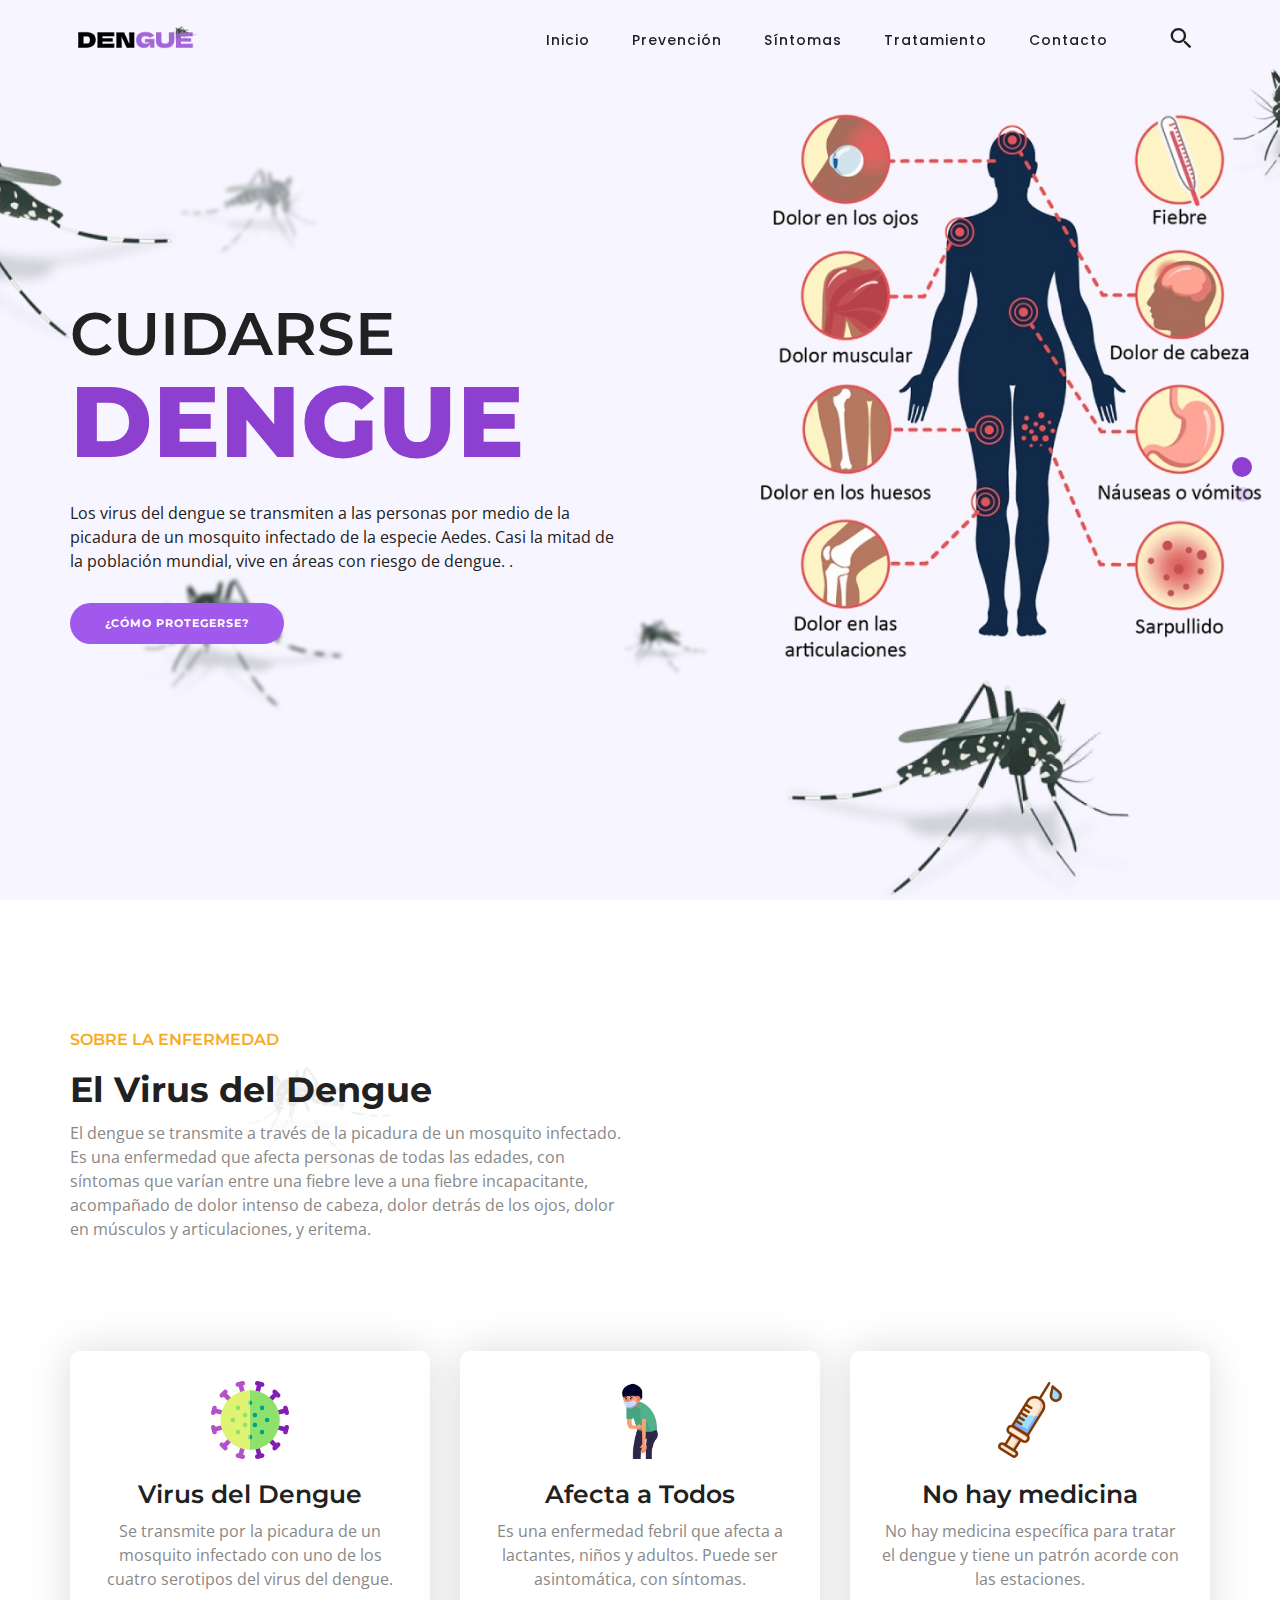
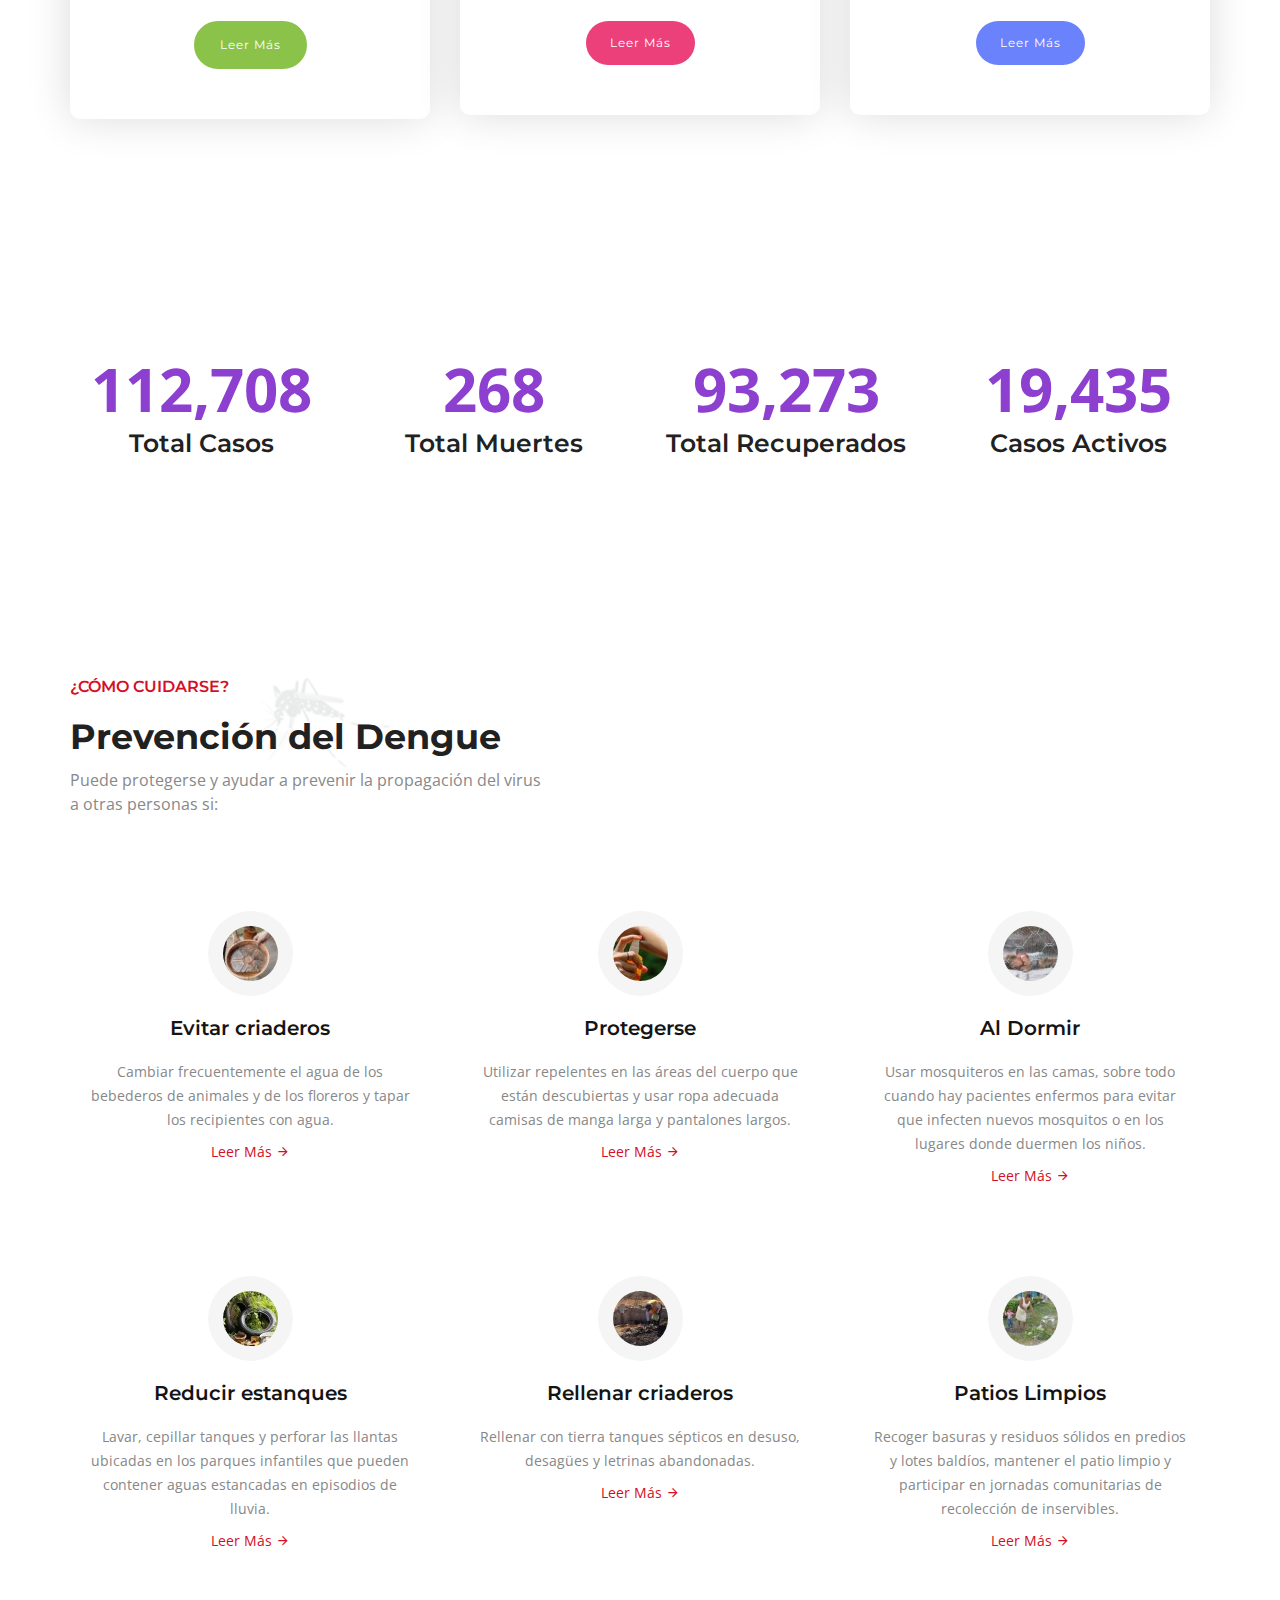
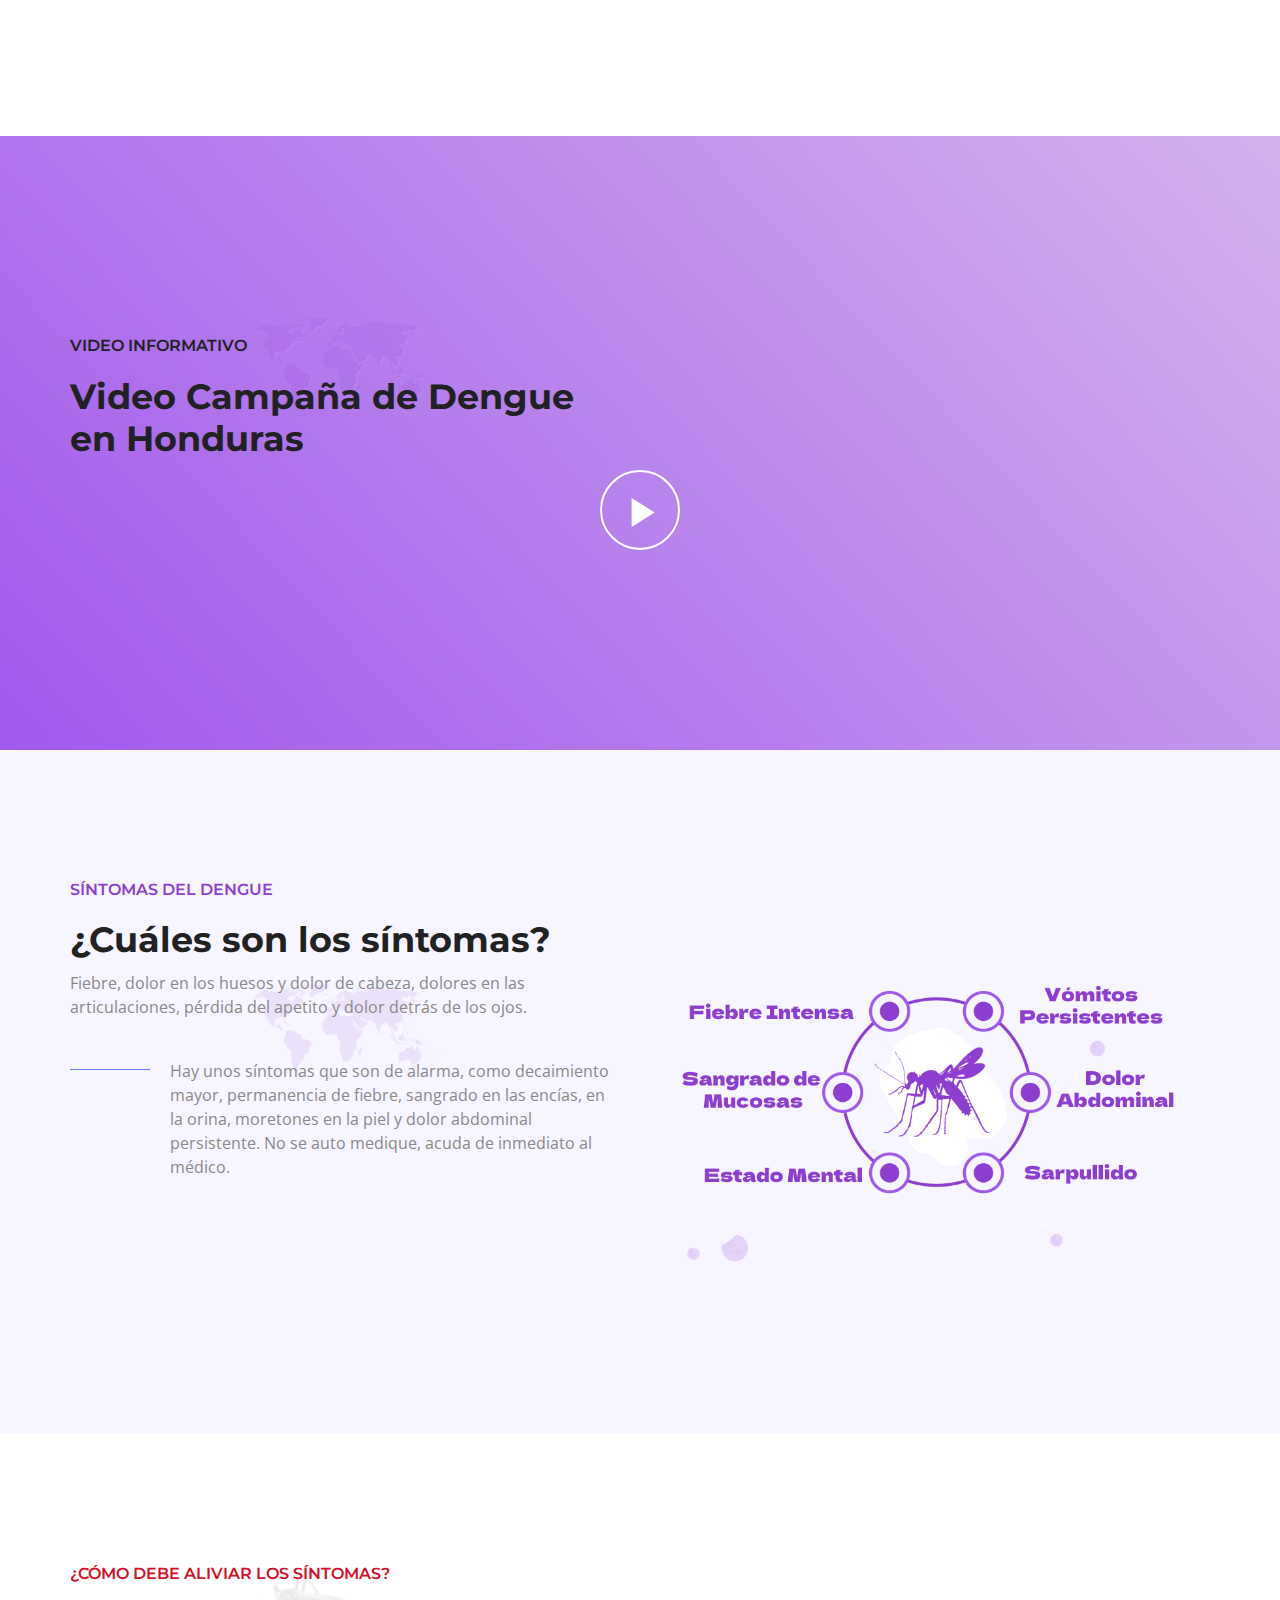
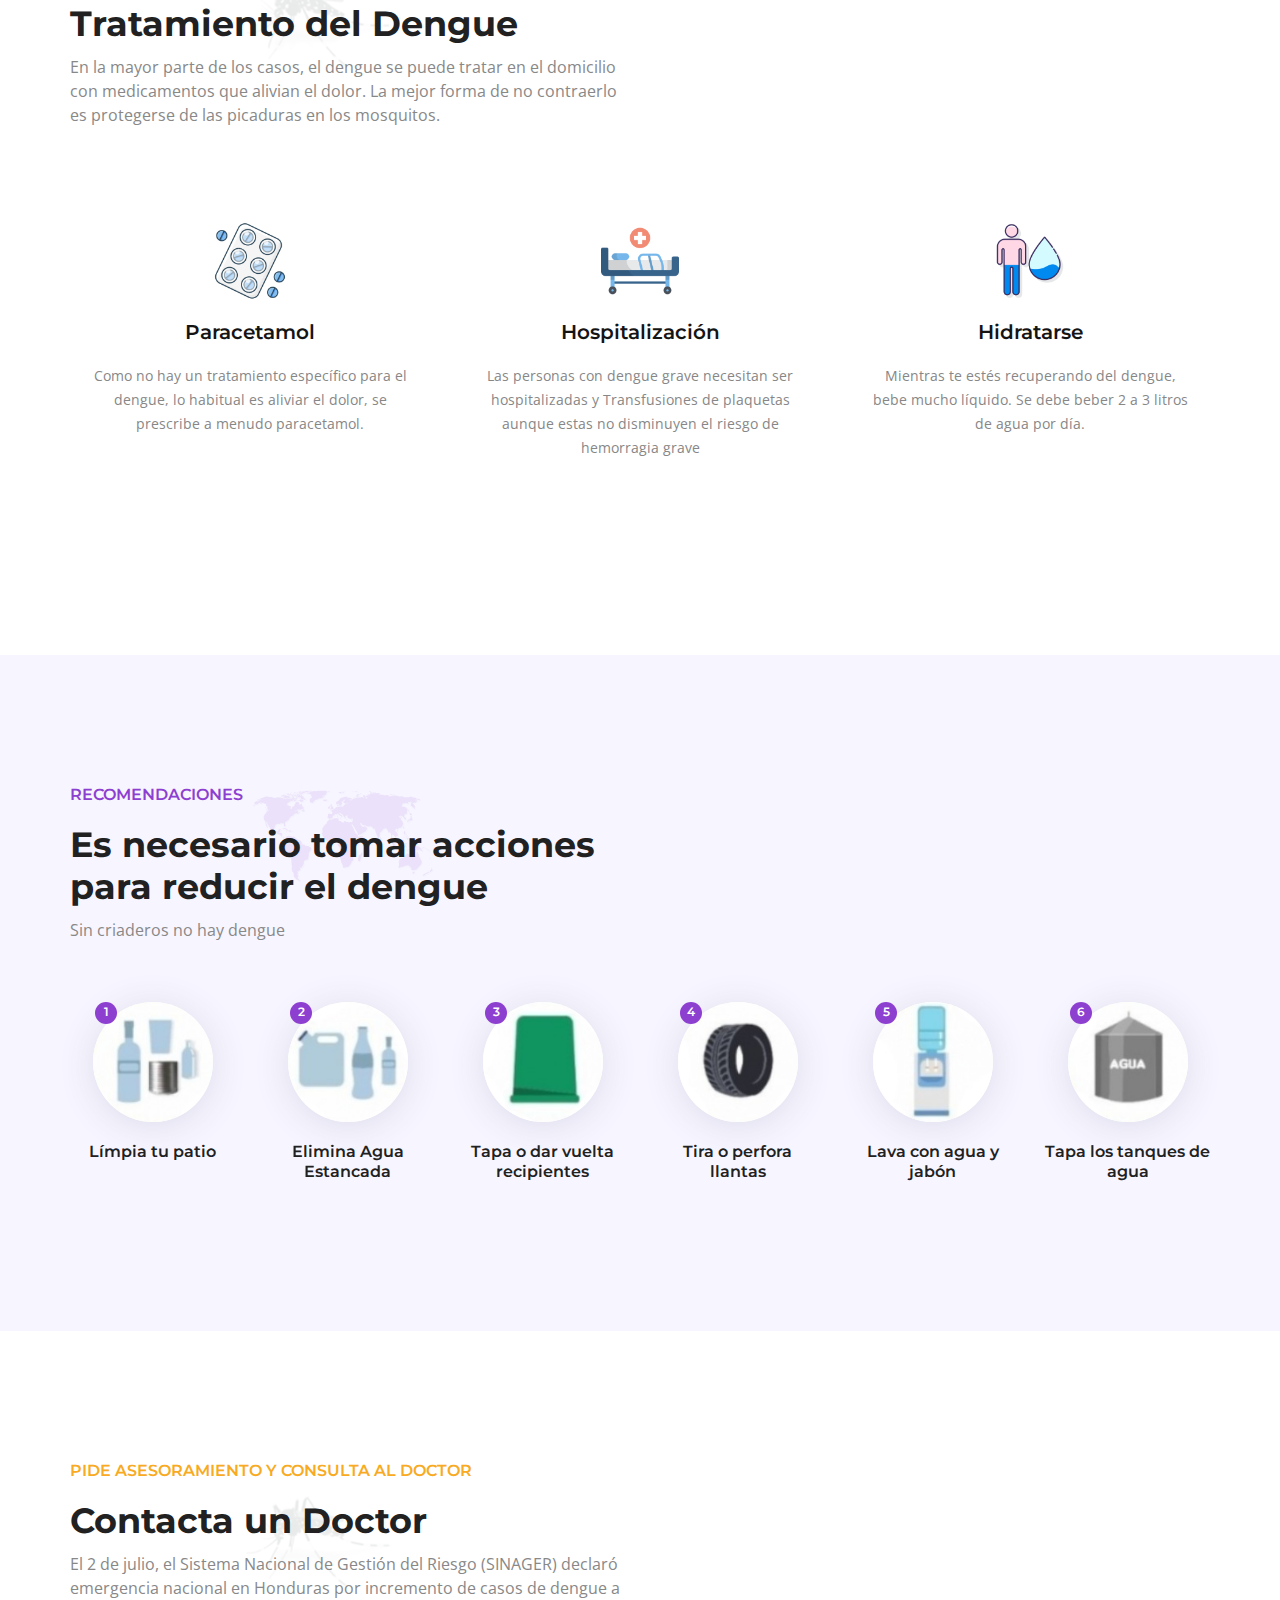
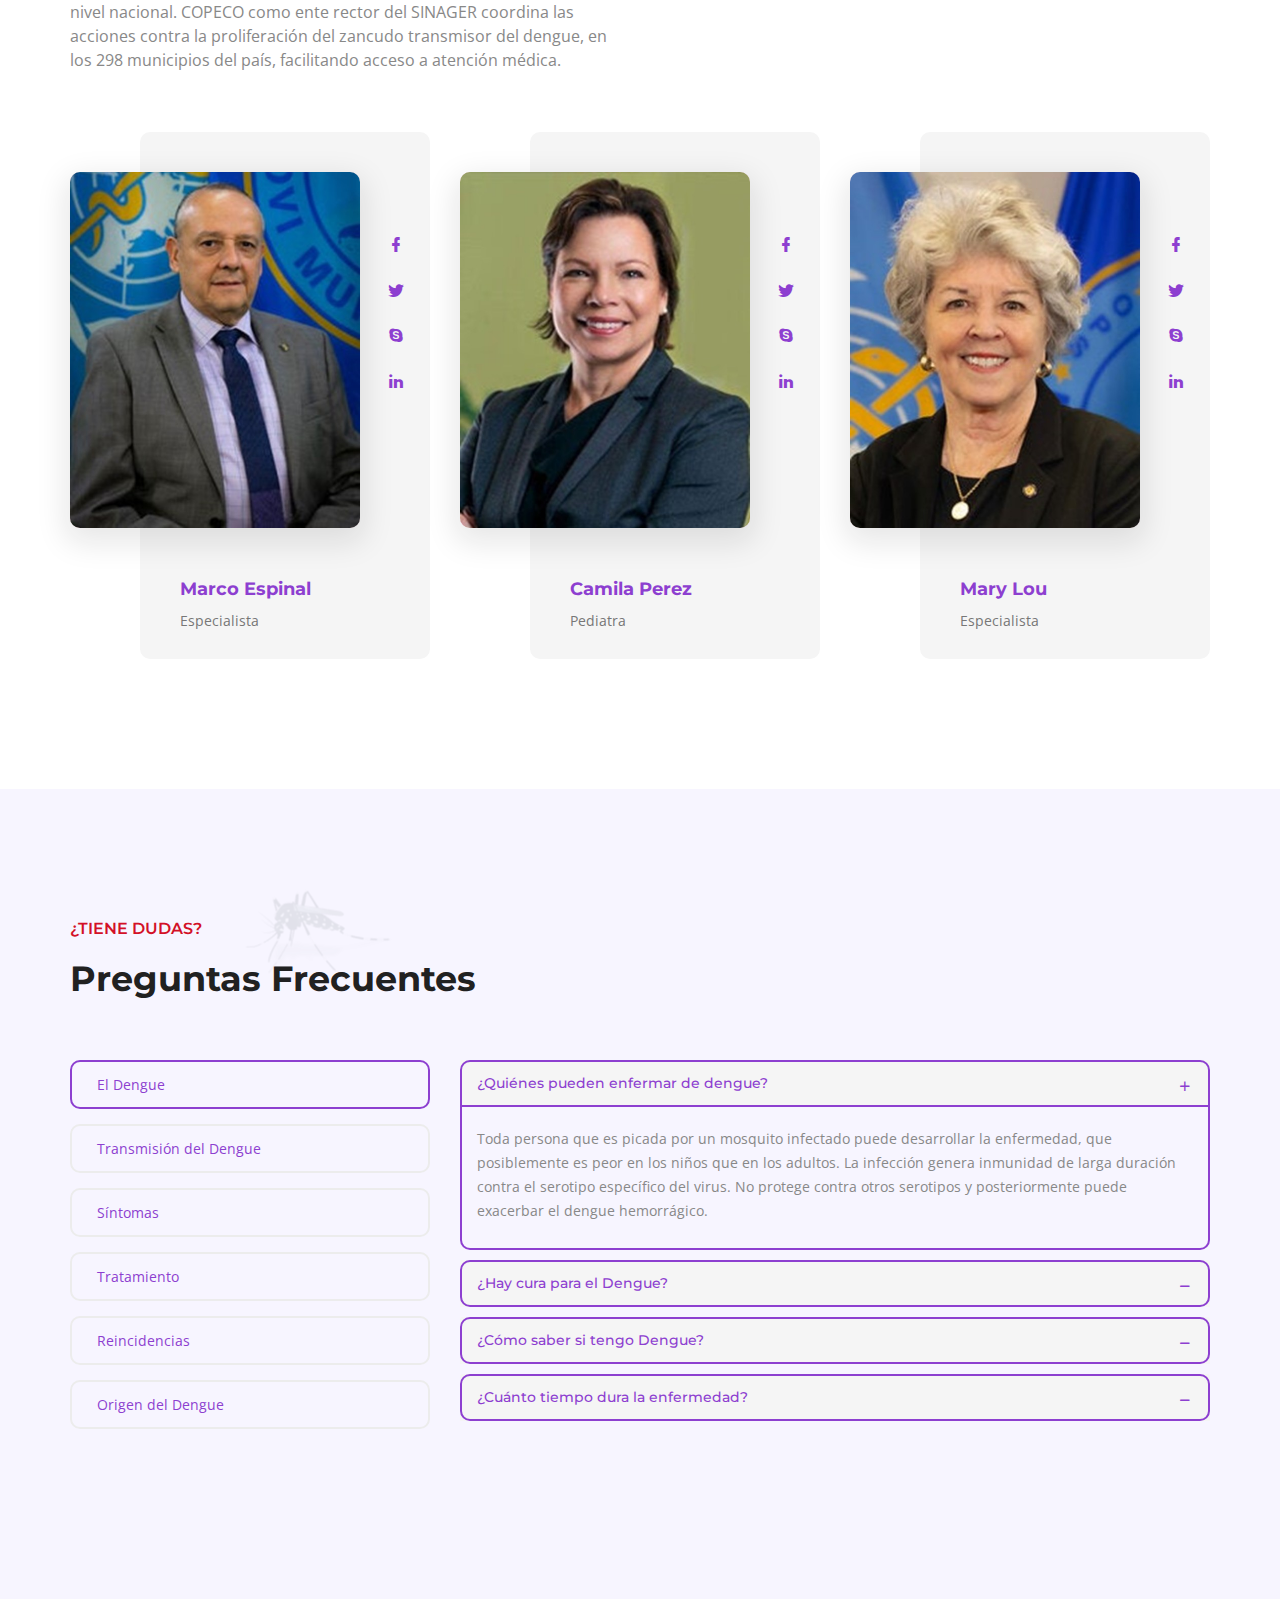
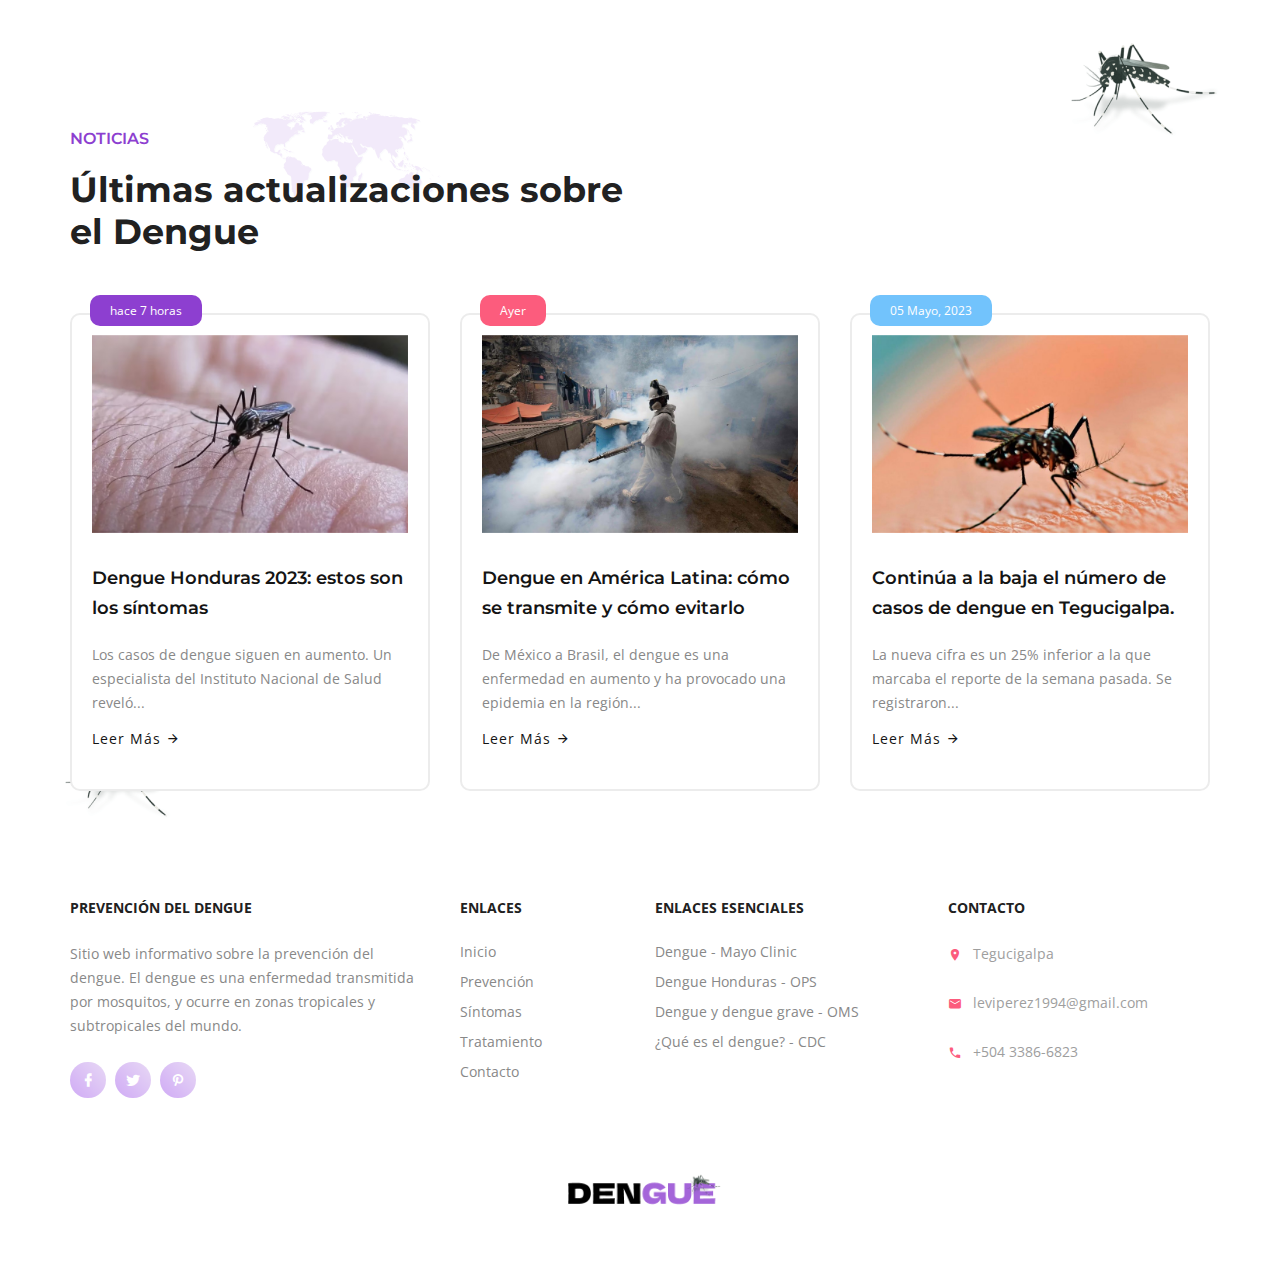
<file: index.html>
<!DOCTYPE html>
<html lang="es">
<head>
<meta charset="utf-8">
<meta name="viewport" content="width=device-width, initial-scale=1">
<meta http-equiv="X-UA-Compatible" content="IE=edge">
<meta name="description" content="Sitio web informativo sobre la prevención del dengue. El dengue es una enfermedad transmitida por mosquitos, y ocurre en zonas tropicales y subtropicales del mundo.">

<title>Dengue | Preveción y Tratamiento</title>

<link rel="shortcut icon" href="assets/images/favicon.ico">
<link rel="stylesheet" href="assets/css/master.min.css">
<link rel="stylesheet" href="assets/css/responsive.css">
</head>
<body>

<!--=== Loader Start ======-->
<div id="loader-overlay">
  <div class="loader">
    <div class="loader-inner"></div>
  </div>
</div>
<!--=== Loader End ======-->

<!--=== Wrapper Start ===-->
<div class="wrapper">

  <!--=== Header Start ===-->
  <nav class="navbar navbar-default navbar-fixed navbar-transparent white bootsnav on no-full">
    <!--=== Start Top Search ===-->
    <div class="fullscreen-search-overlay" id="search-overlay"> <a href="#" class="fullscreen-close" id="fullscreen-close-button"><i class="mdi mdi-close"></i></a>
      <div id="fullscreen-search-wrapper">
        <form method="get" id="fullscreen-searchform">
          <input type="text" name="buscar" value="" placeholder="Buscar..." id="fullscreen-search-input" class="search-bar-top">
          <i class="fullscreen-search-icon mdi mdi-magnify">
          <input value="" type="submit">
          </i>
        </form>
      </div>
    </div>
    <!--=== End Top Search ===-->

    <div class="container">
      <!--=== Start Atribute Navigation ===-->
      <div class="attr-nav">
        <ul>
        	<li class="search"><a href="#" id="search-button"><i class="mdi mdi-magnify"></i></a></li>
        </ul>
      </div>
      <!--=== End Atribute Navigation ===-->

      <!--=== Start Header Navigation ===-->
      <div class="navbar-header">
        <button type="button" class="navbar-toggle" data-toggle="collapse" data-target="#navbar-menu"> <i class="mdi mdi-menu"></i> </button>
        <div class="logo"> <a href="index.html"> <img class="logo logo-display" src="assets/images/logo.png" alt=""> <img class="logo logo-scrolled" src="assets/images/logo.png" alt=""> </a> </div>
      </div>
      <!--=== End Header Navigation ===-->

      <!--=== Collect the nav links, forms, and other content for toggling ===-->
      <div class="collapse navbar-collapse" id="navbar-menu">
        <ul class="nav navbar-nav navbar-right" data-in="fadeIn" data-out="fadeOut">
          <li><a class="page-scroll" href="index.html">Inicio</a></li>
          <li><a class="page-scroll" href="prevencion.html">Prevención</a></li>
          <li><a class="page-scroll" href="sintomas.html">Síntomas</a></li>
          <li><a class="page-scroll" href="tratamiento.html">Tratamiento</a></li>
          <li><a class="page-scroll" href="contacto.html">Contacto</a></li>
        </ul>
      </div>
      <!--=== /.navbar-collapse ===-->
    </div>
  </nav>
  <!--=== Header End ===-->

  <!--=== Hero Slider Start ===-->

  <section class="home-slider" id="home">
    <div class="default-slider slick">
      <div class="slide">
        <div class="slide-img parallax-effect" style="background:url(assets/images/slides/bg-slider.jpg) center center / cover scroll no-repeat;"></div>
        <div class="hero-text-wrap">
          <div class="hero-text">
            <div class="container">
              <div class="row">
                <div class="col-md-6">
                  <h3 class="upper-case dark-color font-600">Cuidarse</h3>
                  <h1 class="upper-case font-800 default-color">DENGUE</h1>
                  <p class="dark-color">Los virus del dengue se transmiten a las personas por medio de la picadura de un mosquito infectado de la especie Aedes. Casi la mitad de la población mundial, vive en áreas con riesgo de dengue. .</p>
                  <p class="text-left mt-30"><a class="btn btn-color btn-circle btn-md" href="prevencion.html">¿Cómo Protegerse?</a> </p>
                </div>
              </div>
            </div>
          </div>
        </div>
      </div>
      <div class="slide">
        <div class="slide-img parallax-effect" style="background:url(assets/images/slides/home-bg-2.jpg) center center / cover scroll no-repeat;"></div>
        <div class="hero-text-wrap">
          <div class="hero-text">
            <div class="container">
              <div class="row">
                <div class="col-md-7">
                  <h3 class="upper-case dark-color font-600">Recomendaciones</h3>
                  <h1 class="upper-case font-800 green-color">PREVENIR</h1>
                  <p class="dark-color">Cambiar frecuentemente el agua de los bebederos de animales y de los floreros. Tapar los recipientes con agua, eliminar la basura acumulada en patios y áreas al aire libre, eliminar llantas o almacenamiento en sitios cerrados.</p>
                  <p class="text-left mt-30"><a class="btn btn-green btn-circle btn-md" href="prevencion.html">Sobre el Virus</a> </p>
                </div>
              </div>
            </div>
          </div>
        </div>
      </div>
    </div>
  </section>

  <!--=== Hero Slider End ===-->

  <!--=== Welcome Start ===-->
  <section id="about">
  	<div class="container">
  		<div class="row">
  			<div class="col-md-6 heading-style-one box-title-two text-left">
  				<h6 class="yellow-color text-uppercase">SOBRE LA ENFERMEDAD</h6>
  				<h2><span class="font-700">El Virus del Dengue</h2>
          <p>El dengue se transmite a través de la picadura de un mosquito infectado. Es una enfermedad que afecta personas de todas las edades, con síntomas que varían entre una fiebre leve a una fiebre incapacitante, acompañado de dolor intenso de cabeza, dolor detrás de los ojos, dolor en músculos y articulaciones, y eritema.</p>
  			</div>
  		</div>

  		<div class="row mt-100">
  			<div class="col-md-4">
  				<div class="feature-box text-center feature-box-rounded mb-20">
  					<i class="virus-icon img-icon"></i>
  					<h3 class="font-600">Virus del Dengue</h3>
  					<p>Se transmite por la picadura de un mosquito infectado con uno de los cuatro serotipos del virus del dengue.</p>
					<p class="mt-30">
						<a class="btn btn-green btn-sm btn-circle" href="prevencion.html">Leer Más</a>
					</p>
  				</div>
  			</div>
  			<div class="col-md-4">
  				<div class="feature-box text-center feature-box-rounded mb-20">
  					<i class="enfermo-icono img-icon"></i>
  					<h3 class="font-600">Afecta a Todos</h3>
  					<p>Es una enfermedad febril que afecta a lactantes, niños y adultos. Puede ser asintomática, con síntomas.</p>
					<p class="mt-30">
						<a class="btn btn-pink btn-sm btn-circle" href="sintomas.html">Leer Más</a>
					</p>
  				</div>
  			</div>
  			<div class="col-md-4">
  				<div class="feature-box text-center feature-box-rounded">
  					<i class="medicina-icono img-icon"></i>
  					<h3 class="font-600">No hay medicina</h3>
  					<p>No hay medicina específica para tratar el dengue y tiene un patrón acorde con las estaciones.</p>
					<p class="mt-30">
						<a class="btn btn-purple btn-sm btn-circle" href="tratamiento.html">Leer Más</a>
					</p>
  				</div>
  			</div>
  		</div>
  	</div>
  </section>
  <!--=== Welcome End ===-->

  <!--=== Counter Start ===-->
  <section class="parallax-bg fixed-bg pt-70 pb-70" data-stellar-background-ratio="0.2" style="background-image: url(assets/images/background/bg.png);">
    <div class="container">
      <div class="row">
        <div class="col-md-3 col-sm-6">
          <div class="counter-wrap">
            <h2><span class="counter">112,708</span></h2>
            <h3>Total Casos</h3>
          </div>
        </div>
        <div class="col-md-3 col-sm-6">
          <div class="counter-wrap">
            <h2><span class="counter">268</span></h2>
            <h3>Total Muertes</h3>
          </div>
        </div>
        <div class="col-md-3 col-sm-6">
          <div class="counter-wrap">
            <h2><span class="counter">93,273</span></h2>
            <h3>Total Recuperados</h3>
          </div>
        </div>
        <div class="col-md-3 col-sm-6">
          <div class="counter-wrap">
            <h2><span class="counter">19,435</span></h2>
            <h3>Casos Activos</h3>
          </div>
        </div>
      </div>
    </div>
  </section>
  <!--=== Counter End ===-->

  <!--=== Prevention Start ===-->
  <section id="prevention">
  	<div class="container">
  		<div class="row">
  			<div class="col-md-6 heading-style-one box-title-two text-left">
  				<h6 class="red-color text-uppercase">¿Cómo cuidarse?</h6>
  				<h2><span class="font-700">Prevención del Dengue</h2>
          <p>Puede protegerse y ayudar a prevenir la propagación del virus<br> a otras personas si:</p>
  			</div>
  		</div>

      <div class="row mt-50">
  			<div class="col-md-4 main-service-box-2 text-center col-sm-4">
  				<i><img class="img-responsive" src="assets/images/dengue/criaderos.jpg" alt="criaderos"></i>
  				<h4>Evitar criaderos</h4>
  				<p>Cambiar frecuentemente el agua de los bebederos de animales y de los floreros y tapar los recipientes con agua.</p>
          <a href="prevencion.html">Leer Más <i class="mdi mdi-arrow-right"></i></a>
  			</div>
        <div class="col-md-4 main-service-box-2 text-center col-sm-4">
  				<i><img class="img-responsive" src="assets/images/dengue/repelente.jpg" alt="repelente"></i>
  				<h4>Protegerse</h4>
  				<p>Utilizar repelentes en las áreas del cuerpo que están descubiertas y usar ropa adecuada camisas de manga larga y pantalones largos.</p>
          <a href="prevencion.html">Leer Más <i class="mdi mdi-arrow-right"></i></a>
  			</div>
        <div class="col-md-4 main-service-box-2 text-center col-sm-4">
  				<i><img class="img-responsive" src="assets/images/dengue/mosquitero.jpg" alt="mosquitero"></i>
  				<h4>Al Dormir</h4>
  				<p>Usar mosquiteros en las camas, sobre todo cuando hay pacientes enfermos para evitar que infecten nuevos mosquitos o en los lugares donde duermen los niños.</p>
          <a href="prevencion.html">Leer Más <i class="mdi mdi-arrow-right"></i></a>
  			</div>

        <div class="col-md-4 main-service-box-2 text-center col-sm-4">
  				<i><img class="img-responsive" src="assets/images/dengue/estanques.jpg" alt="estanques"></i>
  				<h4>Reducir estanques</h4>
  				<p>Lavar, cepillar tanques y perforar las llantas ubicadas en los parques infantiles que pueden contener aguas estancadas en episodios de lluvia.</p>
          <a href="prevencion.html">Leer Más <i class="mdi mdi-arrow-right"></i></a>
  			</div>
        <div class="col-md-4 main-service-box-2 text-center col-sm-4">
  				<i><img class="img-responsive" src="assets/images/dengue/rellenar.jpg" alt="rellenar criaderos"></i>
  				<h4>Rellenar criaderos</h4>
  				<p>Rellenar con tierra tanques sépticos en desuso, desagües y letrinas abandonadas.</p>
          <a href="prevencion.html">Leer Más <i class="mdi mdi-arrow-right"></i></a>
  			</div>
        <div class="col-md-4 main-service-box-2 text-center col-sm-4">
  				<i><img class="img-responsive" src="assets/images/dengue/limpiar-patios.jpg" alt="limpiar-patios"></i>
  				<h4>Patios Limpios</h4>
  				<p>Recoger basuras y residuos sólidos en predios y lotes baldíos, mantener el patio limpio y participar en jornadas comunitarias de recolección de inservibles.</p>
          <a href="prevencion.html">Leer Más <i class="mdi mdi-arrow-right"></i></a>
  			</div>

  		</div>
  	</div>
  </section>
  <!--=== Prevention End ===-->


  <!--=== Video Start ===-->
  <section class="parallax-bg fixed-bg pt-200 pb-200" style="background-image: url(assets/images/background/parallax-bg.jpg);">
  	<div class="gradient-overlay"></div>
  	<div class="container">
  		<div class="row">
        <div class="col-md-6 heading-style-one box-title">
  				<h6 class="text-uppercase">Video Informativo</h6>
  				<h2><span class="font-700">Video Campaña de Dengue en Honduras</span></h2>
  			</div>
  			<div class="col-md-2 col-md-offset-5">
  				<div class="center-layout">
                <div class="v-align-middle"> <a class="popup-youtube" href="https://www.youtube.com/watch?v=5d0ngPB6l_U">
                  <div class="play-button"><i class="eicon mdi mdi-play"></i> </div>
                  </a> </div>
              </div>
  			</div>
  		</div>
  	</div>
  </section>
  <!--=== Video End ===-->




  <!--=== Symptoms Start ===-->
  <section class="light-bg" id="symptom">
  	<div class="container">
  		<div class="row">
        <div class="col-md-6 heading-style-one box-title">
  				<h6 class="default-color text-uppercase">Síntomas del Dengue</h6>
  				<h2><span class="font-700">¿Cuáles son los síntomas?</span></h2>
          <p>Fiebre, dolor en los huesos y dolor de cabeza, dolores en las articulaciones, pérdida del apetito y dolor detrás de los ojos.</p>
   				<div class="welcome-style-two mt-30">
   					<div class="thin-border-purple thin-borders pull-left"></div>
    					<p class="pull-left">Hay unos síntomas que son de alarma, como decaimiento mayor, permanencia de fiebre, sangrado en las encías, en la orina, moretones en la piel y dolor abdominal persistente. No se auto medique, acuda de inmediato al médico.</p>
    				</div>
  			</div>
        <div class="col-md-6">
  				<img class="img-responsive symptom-img" src="assets/images/dengue/sintomas.png" alt="sintomas"/>
  			</div>
  		</div>
  	</div>
  </section>
  <!--=== Symptoms End ===-->

  <!--=== Transmission Start ===-->
  <section>
  	<div class="container">
  		<div class="row">
  			<div class="col-md-6 heading-style-one box-title-two text-left">
  				<h6 class="red-color text-uppercase">¿Cómo debe aliviar los síntomas?</h6>
  				<h2><span class="font-700">Tratamiento del Dengue</h2>
          <p>En la mayor parte de los casos, el dengue se puede tratar en el domicilio con medicamentos que alivian el dolor. La mejor forma de no contraerlo es protegerse de las picaduras en los mosquitos.</p>
  			</div>
  		</div>

      <div class="row mt-50">
  			<div class="col-md-4 main-service-box text-center col-sm-4 feature-box">
  				<i class="paracetamol-icono img-icon"></i>
  				<h4>Paracetamol</h4>
  				<p>Como no hay un tratamiento específico para el dengue, lo habitual es aliviar el dolor, se prescribe a menudo paracetamol.</p>
  			</div>
  			<div class="col-md-4 main-service-box text-center col-sm-4 feature-box">
  				<i class="hospitalizacion-icono img-icon"></i>
  				<h4>Hospitalización</h4>
  				<p>Las personas con dengue grave necesitan ser hospitalizadas y Transfusiones de plaquetas aunque estas no disminuyen el riesgo de hemorragia grave</p>
  			</div>
  			<div class="col-md-4 main-service-box text-center col-sm-4 feature-box">
  				<i class="hidratarse-icono img-icon"></i>
  				<h4>Hidratarse</h4>
  				<p>Mientras te estés recuperando del dengue, bebe mucho líquido. Se debe beber 2 a 3 litros de agua por día.</p>
  			</div>
  		</div>
  	</div>
  </section>
  <!--=== Transmission End ===-->


  <!--=== Hand Wash Start ===-->
  <section class="light-bg">
  	<div class="container">
  		<div class="row">
        <div class="col-md-6 heading-style-one box-title">
  				<h6 class="default-color text-uppercase">Recomendaciones</h6>
  				<h2><span class="font-700">Es necesario tomar acciones para reducir el dengue</span></h2>
          <p>Sin criaderos no hay dengue</p>
  			</div>
  		</div>

      <div class="row mt-30">
  			<div class="col-md-2 text-center col-sm-4">
          <div class="box-wrap">
            <span>1</span>
    				<div class="img-wrp"><img class="img-responsive" src="assets/images/recomendaciones/limpiar-patio.jpg" alt="recomendaciones-1"></div>
    				<h4>Límpia tu patio</h4>
          </div>
  			</div>

        <div class="col-md-2 main-service-box-3 text-center col-sm-4">
          <div class="box-wrap">
            <span>2</span>
    				<div class="img-wrp"><img class="img-responsive" src="assets/images/recomendaciones/agua-estancada.jpg" alt="recomendaciones-2"></div>
    				<h4>Elimina Agua Estancada</h4>
          </div>
  			</div>

        <div class="col-md-2 main-service-box-3 text-center col-sm-4">
          <div class="box-wrap">
            <span>3</span>
    				<div class="img-wrp"><img class="img-responsive" src="assets/images/recomendaciones/dar-vuelta.jpg" alt="recomendaciones-3"></div>
    				<h4>Tapa o dar vuelta recipientes</h4>
          </div>
  			</div>

        <div class="col-md-2 main-service-box-3 text-center col-sm-4">
          <div class="box-wrap">
            <span>4</span>
    				<div class="img-wrp"><img class="img-responsive" src="assets/images/recomendaciones/tirar-llantas.jpg" alt="recomendaciones-4"></div>
    				<h4>Tira o perfora llantas</h4>
          </div>
  			</div>

        <div class="col-md-2 main-service-box-3 text-center col-sm-4">
          <div class="box-wrap">
            <span>5</span>
    				<div class="img-wrp"><img class="img-responsive" src="assets/images/recomendaciones/lavar.jpg" alt="recomendaciones-5"></div>
    				<h4>Lava con agua y jabón</h4>
          </div>
  			</div>

        <div class="col-md-2 main-service-box-3 text-center col-sm-4">
          <div class="box-wrap">
            <span>6</span>
    				<div class="img-wrp"><img class="img-responsive" src="assets/images/recomendaciones/tanques-de-agua.jpg" alt="recomendaciones-6"></div>
    				<h4>Tapa los tanques de agua</h4>
          </div>
  			</div>

  		</div>
  	</div>
  </section>
  <!--=== Hand Wash End ===-->

  <!--=== Our Team Start ===-->
  <section id="doctor">
  	<div class="container">
  		<div class="row">
  			<div class="col-md-6 heading-style-one box-title-two text-left">
  				<h6 class="yellow-color text-uppercase">PIDE ASESORAMIENTO Y CONSULTA AL DOCTOR</h6>
  				<h2><span class="font-700">Contacta un Doctor</h2>
          <p>El 2 de julio, el Sistema Nacional de Gestión del Riesgo (SINAGER) declaró emergencia nacional en Honduras por incremento de casos de dengue a nivel nacional. COPECO como ente rector del SINAGER coordina las acciones contra la proliferación del zancudo transmisor del dengue, en los 298 municipios del país, facilitando acceso a atención médica.</p>
  			</div>
  		</div>

      <div class="row mt-50">
        <!-- Team Block -->
      		<div class="team-block col-lg-4 col-md-4 col-sm-12">
      			<div class="inner-box">
      				<ul class="social-icons">
      					<li><a href="#"><i class="mdi mdi-facebook"></i></a></li>
      					<li><a href="#"><i class="mdi mdi-twitter"></i></a></li>
      					<li><a href="#"><i class="mdi mdi-skype"></i></a></li>
      					<li><a href="#"><i class="mdi mdi-linkedin"></i></a></li>
      				</ul>
      				<div class="image">
      					<a href="#"><img src="assets/images/doctores/marco-espinal.jpg" alt="doctor marco-espinal" /></a>
      				</div>
      				<div class="lower-content">
      					<h3><a href="#">Marco Espinal</a></h3>
      					<div class="designation">Especialista</div>
      				</div>
      			</div>
      		</div>

      		<!-- Team Block -->
      		<div class="team-block col-lg-4 col-md-4 col-sm-12">
      			<div class="inner-box">
      				<ul class="social-icons">
      					<li><a href="#"><i class="mdi mdi-facebook"></i></a></li>
      					<li><a href="#"><i class="mdi mdi-twitter"></i></a></li>
      					<li><a href="#"><i class="mdi mdi-skype"></i></a></li>
      					<li><a href="#"><i class="mdi mdi-linkedin"></i></a></li>
      				</ul>
      				<div class="image">
      					<a href="#"><img src="assets/images/doctores/camila-perez.jpg" alt="Doctora Camila Perez" /></a>
      				</div>
      				<div class="lower-content">
      					<h3><a href="#">Camila Perez</a></h3>
      					<div class="designation">Pediatra</div>
      				</div>
      			</div>
      		</div>

      		<!-- Team Block -->
      		<div class="team-block col-lg-4 col-md-4 col-sm-12">
      			<div class="inner-box">
      				<ul class="social-icons">
      					<li><a href="#"><i class="mdi mdi-facebook"></i></a></li>
      					<li><a href="#"><i class="mdi mdi-twitter"></i></a></li>
      					<li><a href="#"><i class="mdi mdi-skype"></i></a></li>
      					<li><a href="#"><i class="mdi mdi-linkedin"></i></a></li>
      				</ul>
      				<div class="image">
      					<a href="#"><img src="assets/images/doctores/mary-lou.jpg" alt="Doctora Mary Lou" /></a>
      				</div>
      				<div class="lower-content">
      					<h3><a href="#">Mary Lou</a></h3>
      					<div class="designation">Especialista</div>
      				</div>
      			</div>
      		</div>

      </div>
  	</div>
  </section>
  <!--=== Our Team End ===-->

  <!--=== Faqs Start ===-->
  <section class="light-bg" id="faqs">
  	<div class="container">
  		<div class="row">
  			<div class="col-md-6 heading-style-one box-title-two text-left">
  				<h6 class="red-color text-uppercase">¿TIENE DUDAS?</h6>
  				<h2><span class="font-700">Preguntas Frecuentes</h2>
  			</div>
  		</div>
      <div class="tabs-style-03">
        <div class="row mt-50">
          <div class="icon-tabs">
            <div class="col-lg-4">
              <!--== Nav tabs ==-->
              <ul class="nav nav-tabs text-center" role="tablist">
                <li role="presentation" class="active"><a href="#disease" role="tab" data-toggle="tab">El Dengue</a></li>
                <li role="presentation"><a href="#protect" role="tab" data-toggle="tab">Transmisión del Dengue</a></li>
                <li role="presentation"><a href="#symtom" role="tab" data-toggle="tab">Síntomas</a></li>
                <li role="presentation"><a href="#spread" role="tab" data-toggle="tab">Tratamiento</a></li>
                <li role="presentation"><a href="#outbreak" role="tab" data-toggle="tab">Reincidencias</a></li>
                <li role="presentation"><a href="#animal" role="tab" data-toggle="tab">Origen del Dengue</a></li>
              </ul>
            </div>
            <div class="col-lg-8">
              <!--== Tab panes ==-->
              <div class="tab-content text-center">
                <div role="tabpanel" class="tab-pane fade in active" id="disease">
                  <div class="panel-group accordion-color" id="accordion">
                    <div class="panel panel-default">
                      <div class="panel-heading">
                        <h3 class="panel-title"> <a data-toggle="collapse" data-parent="#accordion" href="#collapseOne"> ¿Quiénes pueden enfermar de dengue? </a> </h3>
                      </div>
                      <div id="collapseOne" class="panel-collapse collapse in">
                        <div class="panel-body"><p>Toda persona que es picada por un mosquito infectado puede desarrollar la enfermedad, que posiblemente es peor en los niños que en los adultos. La infección genera inmunidad de larga duración contra el serotipo específico del virus. No protege contra otros serotipos y posteriormente puede exacerbar el dengue hemorrágico.</p></div>
                      </div>
                    </div>
                    <div class="panel panel-default">
                      <div class="panel-heading">
                        <h3 class="panel-title"> <a class="collapsed" data-toggle="collapse" data-parent="#accordion" href="#collapseTwo">¿Hay cura para el Dengue?</a> </h3>
                      </div>
                      <div id="collapseTwo" class="panel-collapse collapse">
                        <div class="panel-body"><p>Generalmente el Dengue es una enfermedad que se cura sola. Lo importante son los cuidados que se deben tener para el paciente en la fase de enfermedad, por eso es importante que acuda a su clínica en caso de sospechar que tiene Dengue.</p></div>
                      </div>
                    </div>
                    <div class="panel panel-default">
                      <div class="panel-heading">
                        <h3 class="panel-title"> <a class="collapsed" data-toggle="collapse" data-parent="#accordion" href="#collapseThree">¿Cómo saber si tengo Dengue?</a> </h3>
                      </div>
                      <div id="collapseThree" class="panel-collapse collapse">
                        <div class="panel-body"><p>Si presenta fiebre y habita en áreas donde hay Dengue, debe acudir a su clínica para que sea el médico quien determine si tiene Dengue.</p></div>
                      </div>
                    </div>
                    <div class="panel panel-default">
                      <div class="panel-heading">
                        <h3 class="panel-title"> <a class="collapsed" data-toggle="collapse" data-parent="#accordion" href="#collapseFour">¿Cuánto tiempo dura la enfermedad?</a> </h3>
                      </div>
                      <div id="collapseFour" class="panel-collapse collapse">
                        <div class="panel-body"><p>El periodo de incubación del Dengue es de 4 a 7 días a partir del contacto con el virus, la enfermedad dura hasta 15 días.</p></div>
                      </div>
                    </div>
                  </div>
                </div>
                <div role="tabpanel" class="tab-pane fade" id="protect">
                  <div class="panel-group accordion-color" id="accordion-2">
                    <div class="panel panel-default">
                      <div class="panel-heading">
                        <h3 class="panel-title"> <a data-toggle="collapse" data-parent="#accordion-2" href="#collapseFive"> ¿Cómo se transmite el Dengue? </a> </h3>
                      </div>
                      <div id="collapseFive" class="panel-collapse collapse in">
                        <div class="panel-body">
                          <p>Se transmite por la picadura del mosco infectado con el virus.</p>
                        </div>
                      </div>
                    </div>
                    <div class="panel panel-default">
                      <div class="panel-heading">
                        <h3 class="panel-title"> <a class="collapsed" data-toggle="collapse" data-parent="#accordion-2" href="#collapseSix">¿Se puede contagiar de persona a persona?</a> </h3>
                      </div>
                      <div id="collapseSix" class="panel-collapse collapse">
                        <div class="panel-body">
                          <p>No, una persona enferma no contagia a otra a menos de que existan moscos en el mismo lugar que piquen a ambas personas.</p>
                        </div>
                      </div>
                    </div>
                  </div>
                </div>
                <div role="tabpanel" class="tab-pane fade" id="symtom">
                  <div class="panel-group accordion-color" id="accordion-3">
                    <div class="panel panel-default">
                      <div class="panel-heading">
                        <h3 class="panel-title"> <a data-toggle="collapse" data-parent="#accordion-2" href="#collapseSeven">¿Cómo saber si ya he padecido Dengue?</a> </h3>
                      </div>
                      <div id="collapseSeven" class="panel-collapse collapse in">
                        <div class="panel-body"><p>Puede acudir a su clínica y en caso necesario el médico le indicará si es necesario realizar estudios de laboratorio para identificar contacto previo con el virus del Dengue.</p></div>
                      </div>
                    </div>
                    <div class="panel panel-default">
                      <div class="panel-heading">
                        <h3 class="panel-title"> <a class="collapsed" data-toggle="collapse" data-parent="#accordion-3" href="#collapseNine">¿Cómo son las hemorragias del Dengue?</a> </h3>
                      </div>
                      <div id="collapseNine" class="panel-collapse collapse">
                        <div class="panel-body">
                          <p>Pueden presentarse en cualquier región del cuerpo, como moretones o sangrados.</p>
                        </div>
                      </div>
                    </div>
                    <div class="panel panel-default">
                      <div class="panel-heading">
                        <h3 class="panel-title"> <a class="collapsed" data-toggle="collapse" data-parent="#accordion-3" href="#collapseTen">¿Me puedo morir de Dengue? </a> </h3>
                      </div>
                      <div id="collapseTen" class="panel-collapse collapse">
                        <div class="panel-body">
                          <p>Si la atención médica no es recibida a tiempo, la enfermedad puede complicarse y se aumenta el riesgo de morir.</p>
                        </div>
                      </div>
                    </div>
                  </div>
                </div>
                <div role="tabpanel" class="tab-pane fade" id="spread">
                  <div class="panel-group accordion-color" id="accordion-4">
                    <div class="panel panel-default">
                      <div class="panel-heading">
                        <h3 class="panel-title"> <a data-toggle="collapse" data-parent="#accordion-4" href="#collapseThirteen">¿Qué medicamentos se tienen que tomar en caso de Dengue?</a> </h3>
                      </div>
                      <div id="collapseThirteen" class="panel-collapse collapse in">
                        <div class="panel-body">
                          <p>Sólo los indicados por su médico.</p>
                        </div>
                      </div>
                    </div>
                    <div class="panel panel-default">
                      <div class="panel-heading">
                        <h3 class="panel-title"> <a class="collapsed" data-toggle="collapse" data-parent="#accordion-4" href="#collapseFourteen">¿Puedo tomar medicinas de las que tengo en casa?</a> </h3>
                      </div>
                      <div id="collapseFourteen" class="panel-collapse collapse">
                        <div class="panel-body">
                          <p>No, lo más recomendable es que acuda a su clínica para verificar qué tipo de medicamento necesita.</p>
                        </div>
                      </div>
                    </div>
                    <div class="panel panel-default">
                      <div class="panel-heading">
                        <h3 class="panel-title"> <a class="collapsed" data-toggle="collapse" data-parent="#accordion-4" href="#collapseFifteen">¿Por qué no puedo tomar aspirinas para el dolor de cabeza cuando tengo Dengue?</a> </h3>
                      </div>
                      <div id="collapseFifteen" class="panel-collapse collapse">
                        <div class="panel-body">
                          <p>Porque la aspirina tiene un efecto anticoagulante (no se forman coágulos en la sangre) y en casos de DH se incrementarían las hemorragias.</p>
                        </div>
                      </div>
                    </div>
                    <div class="panel panel-default">
                      <div class="panel-heading">
                        <h3 class="panel-title"> <a class="collapsed" data-toggle="collapse" data-parent="#accordion-4" href="#collapseSixteen">¿Hay vacuna contra el Dengue? </a> </h3>
                      </div>
                      <div id="collapseSixteen" class="panel-collapse collapse">
                        <div class="panel-body">
                          <p>Aún no hay vacuna contra el Dengue, sin embargo, hay laboratorios que están trabajando en su elaboración.</p>
                        </div>
                      </div>
                    </div>
                  </div>
                </div>
                <div role="tabpanel" class="tab-pane fade" id="outbreak">
                  <div class="panel-group accordion-color" id="accordion-5">
                    <div class="panel panel-default">
                      <div class="panel-heading">
                        <h3 class="panel-title"> <a data-toggle="collapse" data-parent="#accordion-5" href="#collapseSeventeen">¿Te puede volver a dar Dengue?</a> </h3>
                      </div>
                      <div id="collapseSeventeen" class="panel-collapse collapse in">
                        <div class="panel-body">
                          <p>Sí, recuerda que hay 4 serotipos de Dengue. Cuando un paciente se enferma por un serotipo, nunca más se vuelve a enfermar por este serotipo pero sí se puede enfermar por cualquiera de los otros 3 serotipos existentes.</p>
                        </div>
                      </div>
                    </div>
                    <div class="panel panel-default">
                      <div class="panel-heading">
                        <h3 class="panel-title"> <a class="collapsed" data-toggle="collapse" data-parent="#accordion-5" href="#collapseEighteen">¿Cómo se controla o se inactiva el virus? </a> </h3>
                      </div>
                      <div id="collapseEighteen" class="panel-collapse collapse">
                        <div class="panel-body">
                          <p>Actualmente no hay forma de controlar el virus, es importante saber que muchos laboratorios a nivel mundial están estudiando el proceso para controlar el virus.</p>
                        </div>
                      </div>
                    </div>
                    <div class="panel panel-default">
                      <div class="panel-heading">
                        <h3 class="panel-title"> <a class="collapsed" data-toggle="collapse" data-parent="#accordion-5" href="#collapseNineteen">¿De dónde viene el Dengue?</a> </h3>
                      </div>
                      <div id="collapseNineteen" class="panel-collapse collapse">
                        <div class="panel-body">
                          <p>Los primeros casos que se notificaron como Dengue se realizaron en el continente asiático.</p>
                        </div>
                      </div>
                    </div>
                    <div class="panel panel-default">
                      <div class="panel-heading">
                        <h3 class="panel-title"> <a class="collapsed" data-toggle="collapse" data-parent="#accordion-5" href="#collapseTwenty">¿Por qué muchas de la veces presentaron los síntomas de Dengue y al momento de los resultados salieron negativos, entonces qué pudo ser, cuál fue el diagnostico?</a> </h3>
                      </div>
                      <div id="collapseTwenty" class="panel-collapse collapse">
                        <div class="panel-body">
                          <p>Muchas de las enfermedades que son producidas por virus se parecen en cuanto a los síntomas que puede presentar un paciente, de ahí la importancia de que usted acuda a su médico, para que sea un experto quien pueda determinar el diagnóstico preciso.</p>
                        </div>
                      </div>
                    </div>
                  </div>
                </div>
                <div role="tabpanel" class="tab-pane fade" id="animal">
                  <div class="panel-group accordion-color" id="accordion-5">
                    <div class="panel panel-default">
                      <div class="panel-heading">
                        <h3 class="panel-title"> <a data-toggle="collapse" data-parent="#accordion-6" href="#collapseTwentyOne">¿Cómo nace el mosco? </a> </h3>
                      </div>
                      <div id="collapseTwentyOne" class="panel-collapse collapse in">
                        <div class="panel-body">
                          <p>El Aedes aegypti tiene dos etapas bien diferenciadas en su ciclo de vida: fase acuática con tres formas evolutivas diferentes (huevo, larva y pupa) y fase aérea o adulto o imago.</p>
                        </div>
                      </div>
                    </div>
                    <div class="panel panel-default">
                      <div class="panel-heading">
                        <h3 class="panel-title"> <a class="collapsed" data-toggle="collapse" data-parent="#accordion-6" href="#collapseTwentyTwo">¿Cualquier mosquito puede transmitir el dengue?</a> </h3>
                      </div>
                      <div id="collapseTwentyTwo" class="panel-collapse collapse">
                        <div class="panel-body">
                          <p>No. Sólo los del género Aedes, el cual tiene lugares de reproducción que comparte con otros mosquitos, como es el caso del Anopheles responsable de transmitir el paludismo. </p>
                        </div>
                      </div>
                    </div>
                    <div class="panel panel-default">
                      <div class="panel-heading">
                        <h3 class="panel-title"> <a class="collapsed" data-toggle="collapse" data-parent="#accordion-6" href="#collapseTwentyThree">¿En Honduras hay mosquito transmisor del Dengue?</a> </h3>
                      </div>
                      <div id="collapseTwentyThree" class="panel-collapse collapse">
                        <div class="panel-body">
                          <p>Si, ya que el medio ambiente le favorece.</p>
                        </div>
                      </div>
                    </div>
                    <div class="panel panel-default">
                      <div class="panel-heading">
                        <h3 class="panel-title"> <a class="collapsed" data-toggle="collapse" data-parent="#accordion-6" href="#collapseTwentyFour">¿El cloro mata las larvas?</a> </h3>
                      </div>
                      <div id="collapseTwentyFour" class="panel-collapse collapse">
                        <div class="panel-body">
                          <p>No. Se ha observado que el cloro no tiene ningún efecto como larvicida.</p>
                        </div>
                      </div>
                    </div>
                  </div>
                </div>
              </div>
              </div>
    		    </div>
        </div>

      </div>

  	</div>
  </section>
  <!--=== Faqs End ===-->

  <!--=== Blogs Start ===-->
  <section class="pb-0" id="blog">
    <div class="virus-box-1 shapes" data-opacity="0.2"></div>
  	<div class="virus-box-2 shapes" data-opacity="0.2"></div>
    <div class="container">
      <div class="row">
        <div class="col-md-6 heading-style-one box-title">
  				<h6 class="default-color text-uppercase">Noticias</h6>
  				<h2><span class="font-700">Últimas actualizaciones sobre el Dengue</span></h2>
  			</div>
  		</div>
      <div class="row mt-50">
        <div class="col-md-4">
          <div class="post">
            <div class="post-img"> <img class="img-responsive" src="assets/images/noticias/noticia-1.jpg" alt="noticia-1"/> </div>
            <div class="post-info">
              <h3><a href="blog-grid.html">Dengue Honduras 2023: estos son los síntomas</a></h3>
              <p>Los casos de dengue siguen en aumento. Un especialista del Instituto Nacional de Salud reveló...</p>
              <div class="date">hace 7 horas</div>
              <a class="readmore" href="#"><span>Leer Más <i class="eicon mdi mdi-arrow-right"></i></span></a> </div>
          </div>
        </div>
        <!--=== Post End ===-->

        <div class="col-md-4">
          <div class="post">
            <div class="post-img"> <img class="img-responsive" src="assets/images/noticias/noticia-2.jpg" alt="noticia-2"/> </div>
            <div class="post-info">
              <h3><a href="blog-grid.html">Dengue en América Latina: cómo se transmite y cómo evitarlo</a></h3>
              <p>De México a Brasil, el dengue es una enfermedad en aumento y ha provocado una epidemia en la región...</p>
              <div class="date pink-color">Ayer</div>
              <a class="readmore" href="#"><span>Leer Más <i class="eicon mdi mdi-arrow-right"></i></span></a> </div>
          </div>
        </div>
        <!--=== Post End ===-->

        <div class="col-md-4">
          <div class="post">
            <div class="post-img"> <img class="img-responsive" src="assets/images/noticias/noticia-3.jpg" alt="noticia-3"/> </div>
            <div class="post-info">
              <h3><a href="blog-grid.html">Continúa a la baja el número de casos de dengue en Tegucigalpa.</a></h3>
              <p>La nueva cifra es un 25% inferior a la que marcaba el reporte de la semana pasada. Se registraron...</p>
              <div class="date blue-color">05 Mayo, 2023</div>
              <a class="readmore" href="#"><span>Leer Más <i class="eicon mdi mdi-arrow-right"></i></span></a> </div>
          </div>
        </div>
        <!--=== Post End ===-->

      </div>
    </div>
  </section>
  <!--=== Blogs End ===-->

  <!--=== Footer Start ===-->
  <footer class="footer">
    <div class="footer-main">
      <div class="container">
        <div class="row">
          <div class="col-sm-6 col-md-4">
            <div class="widget widget-links">
              <h5 class="widget-title">Prevención del Dengue</h5>
              <div class="footer-about">
              	<p>Sitio web informativo sobre la prevención del dengue. El dengue es una enfermedad transmitida por mosquitos, y ocurre en zonas tropicales y subtropicales del mundo.  </p>
              	<ul class="social-media">
        				  <li><a href="#" class="mdi mdi-facebook"></a></li>
        				  <li><a href="#" class="mdi mdi-twitter"></a></li>
        				  <li><a href="#" class="mdi mdi-pinterest"></a></li>
        				</ul>
              </div>
            </div>
          </div>
          <div class="col-sm-6 col-md-2">
            <div class="widget widget-links">
              <h5 class="widget-title">Enlaces</h5>
              <ul>
                <li><a class="page-scroll" href="index.html">Inicio</a></li>
                <li><a class="page-scroll" href="prevention.html">Prevención</a></li>
                <li><a class="page-scroll" href="sintomas.html">Síntomas</a></li>
                <li><a class="page-scroll" href="tratamiento.html">Tratamiento</a></li>
                <li><a class="page-scroll" href="contacto.html">Contacto</a></li>
              </ul>
            </div>
          </div>
          <div class="col-sm-6 col-md-3">
            <div class="widget widget-links">
              <h5 class="widget-title">Enlaces Esenciales</h5>
              <ul>
                <li><a href="https://www.mayoclinic.org/es-es/diseases-conditions/dengue-fever/symptoms-causes/syc-20353078">Dengue - Mayo Clinic</a></li>
                <li><a href="https://www.paho.org/es/dengue-honduras">Dengue Honduras - OPS</a></li>
                <li><a href="https://www.who.int/es/news-room/fact-sheets/detail/dengue-and-severe-dengue">Dengue y dengue grave - OMS</a></li>
                <li><a href="https://www.cdc.gov/dengue/es/index.html">¿Qué es el dengue? - CDC</a></li>
              </ul>
            </div>
          </div>
          <div class="col-sm-6 col-md-3">
            <div class="widget widget-text">
              <h5 class="widget-title">Contacto</h5>
              <ul class="footer-contact">
              	<li><i class="mdi mdi-map-marker"></i> <p>Tegucigalpa</p></li>
                <li><i class="mdi mdi-email"></i> <p><a href="#">leviperez1994@gmail.com </a></p></li>
                <li><i class="mdi mdi-phone"></i> <p>+504 3386-6823</p></li>
              </ul>
            </div>
          </div>
        </div>
      </div>
    </div>
    <div class="footer-copyright">
      <div class="container">
       <div class="row">
        	<div class="col-md-2 col-md-offset-5">
        		<div class="logo-footer"><a href="index.html"><img class="img-responsive" src="assets/images/logo.png" alt="chaos-logo"/></a></div>
        	</div>
        </div>

      </div>
    </div>
  </footer>
  <!--=== Footer End ===-->

</div>
<!--=== Wrapper End ===-->

<!--=== Javascript Plugins ===-->
<script src="https://cdnjs.cloudflare.com/ajax/libs/jquery/1.12.0/jquery.min.js"></script>
<script src="assets/js/plugins.js"></script>
<script src="assets/js/master.min.js"></script>
<!--=== Javascript Plugins End ===-->

</body>
</html>
</file>
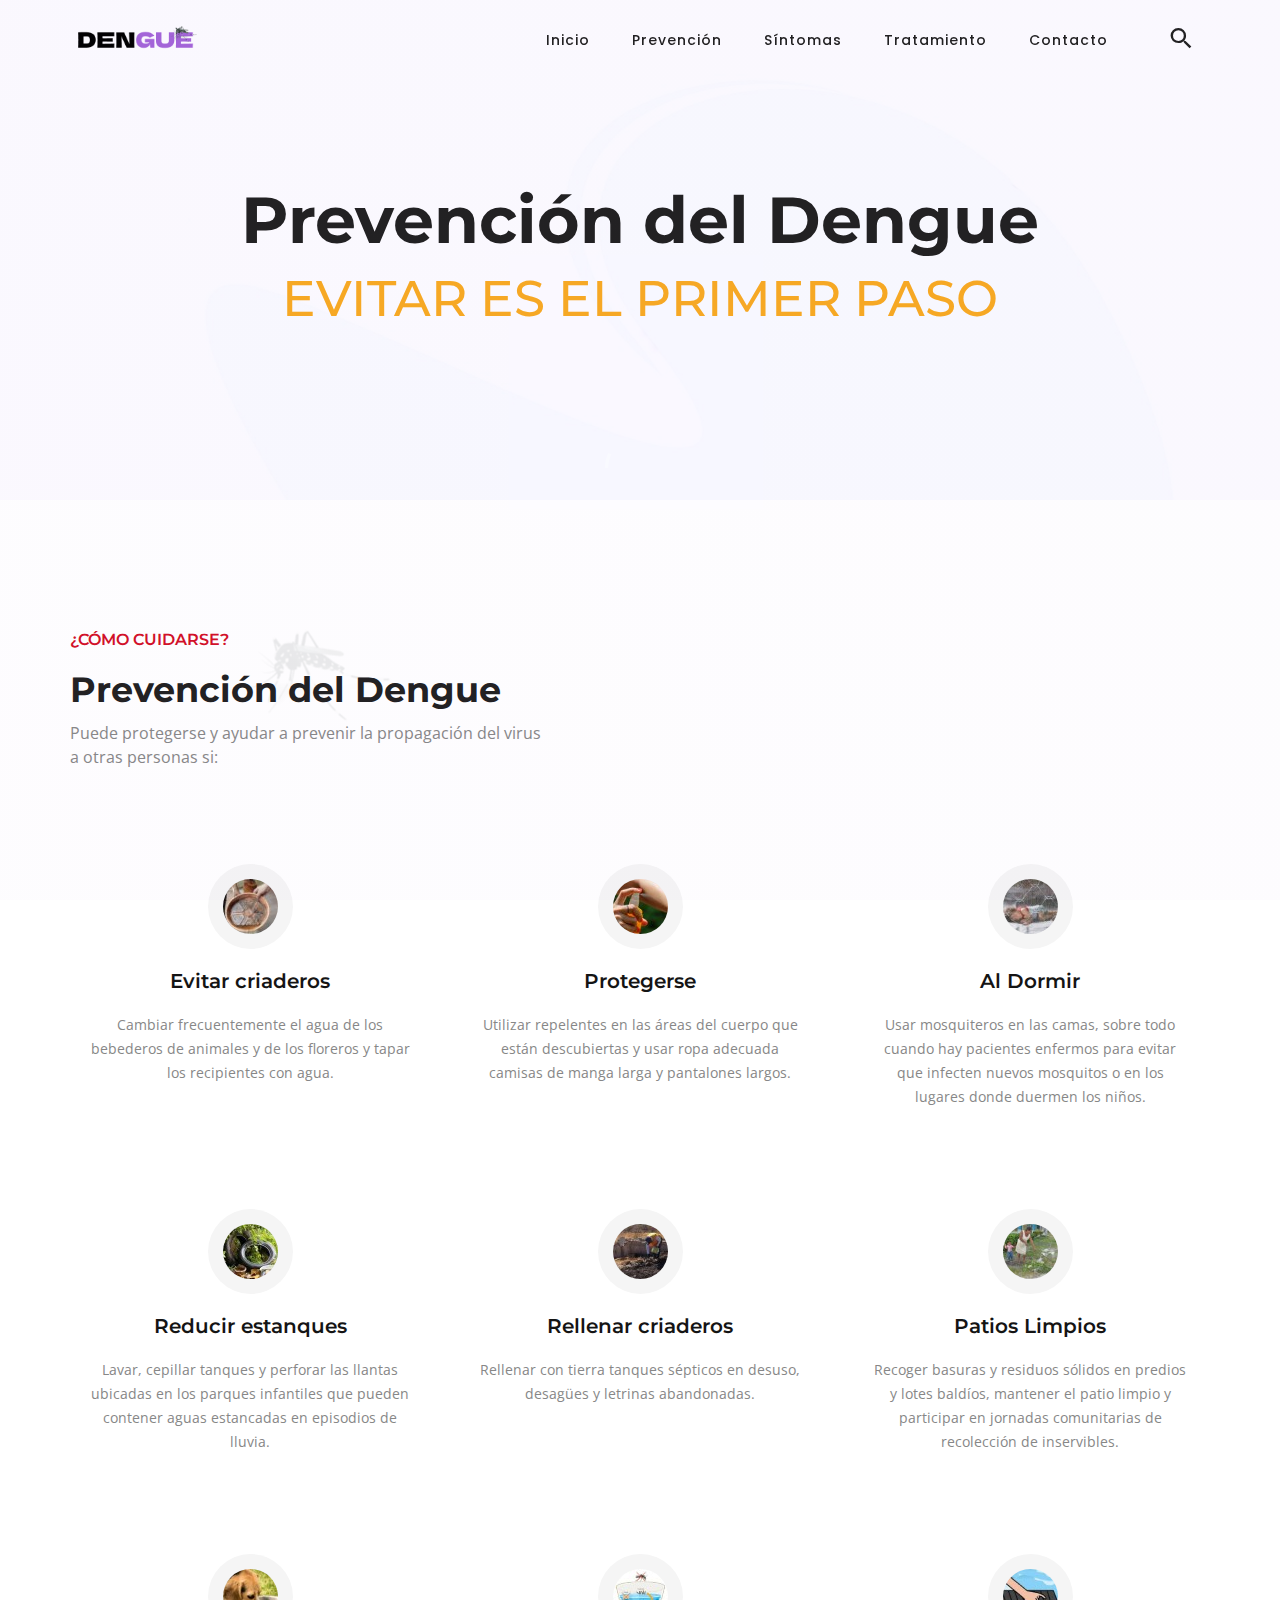
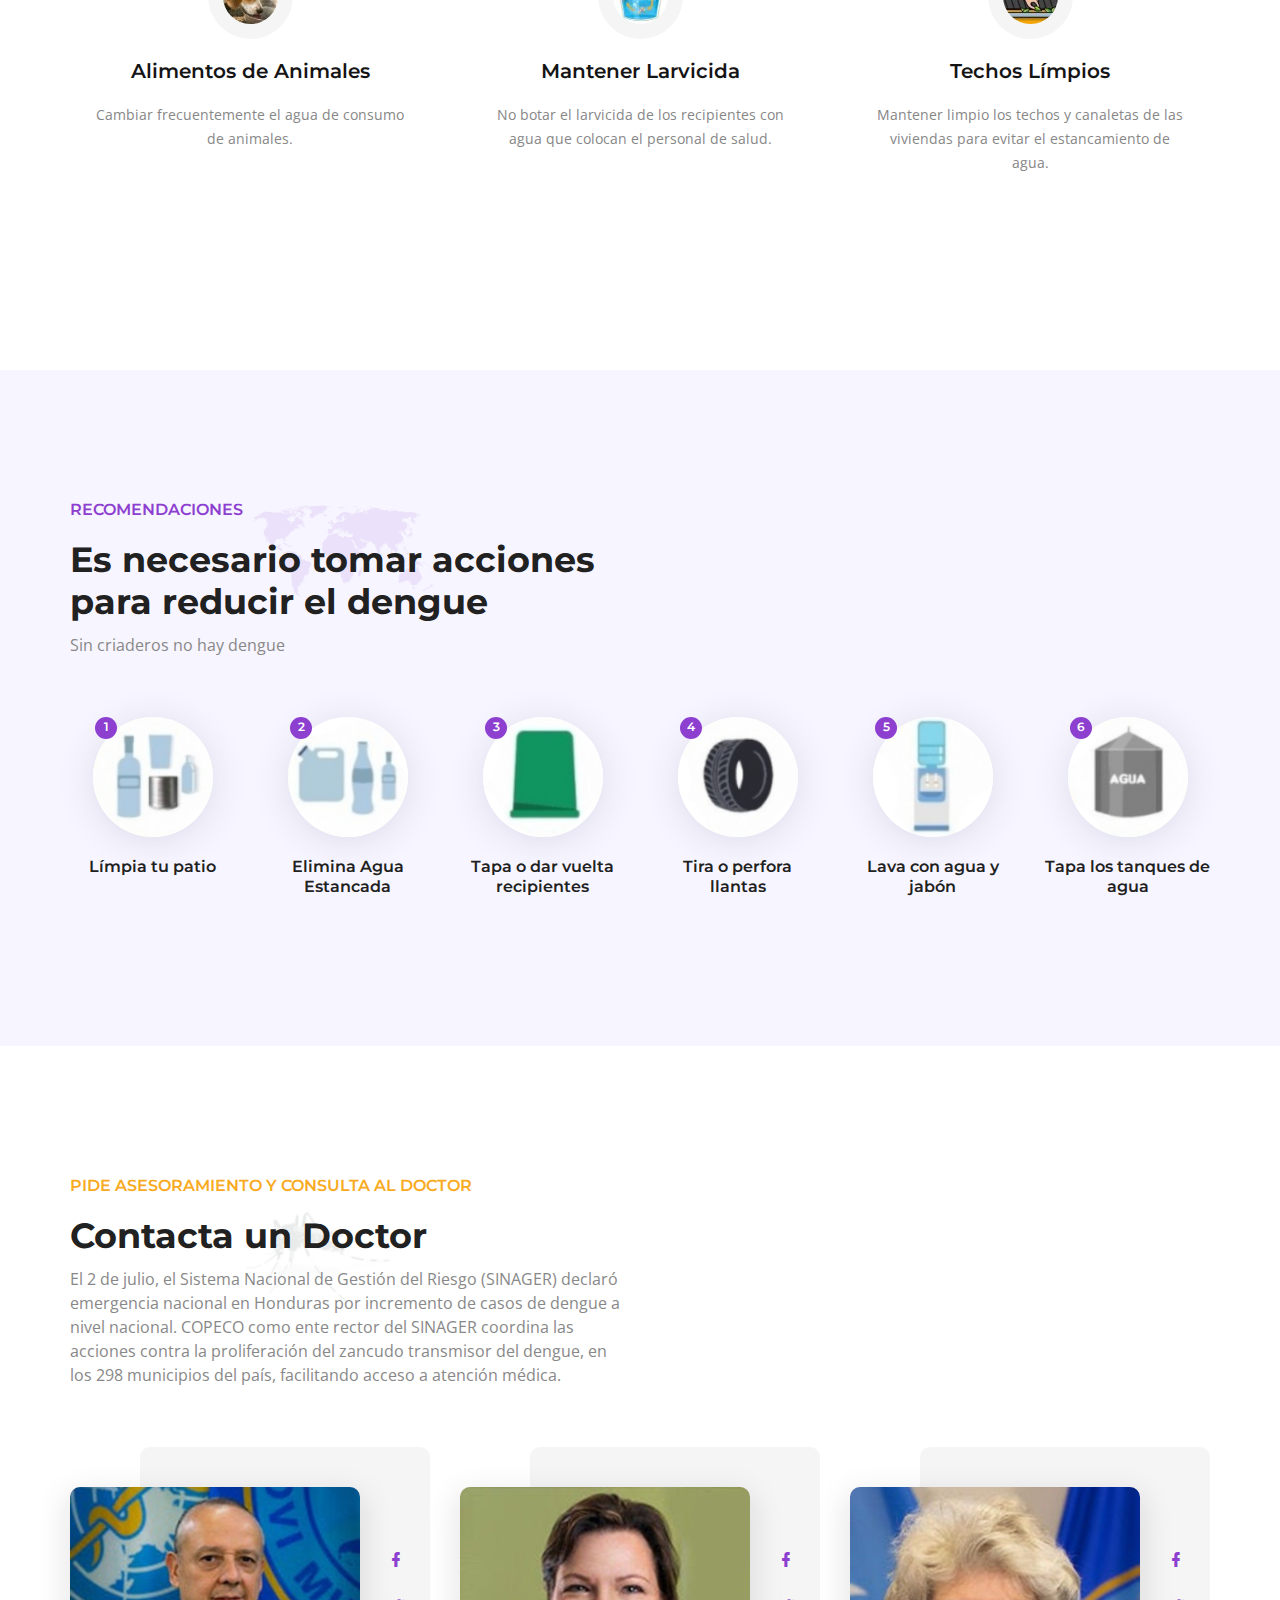
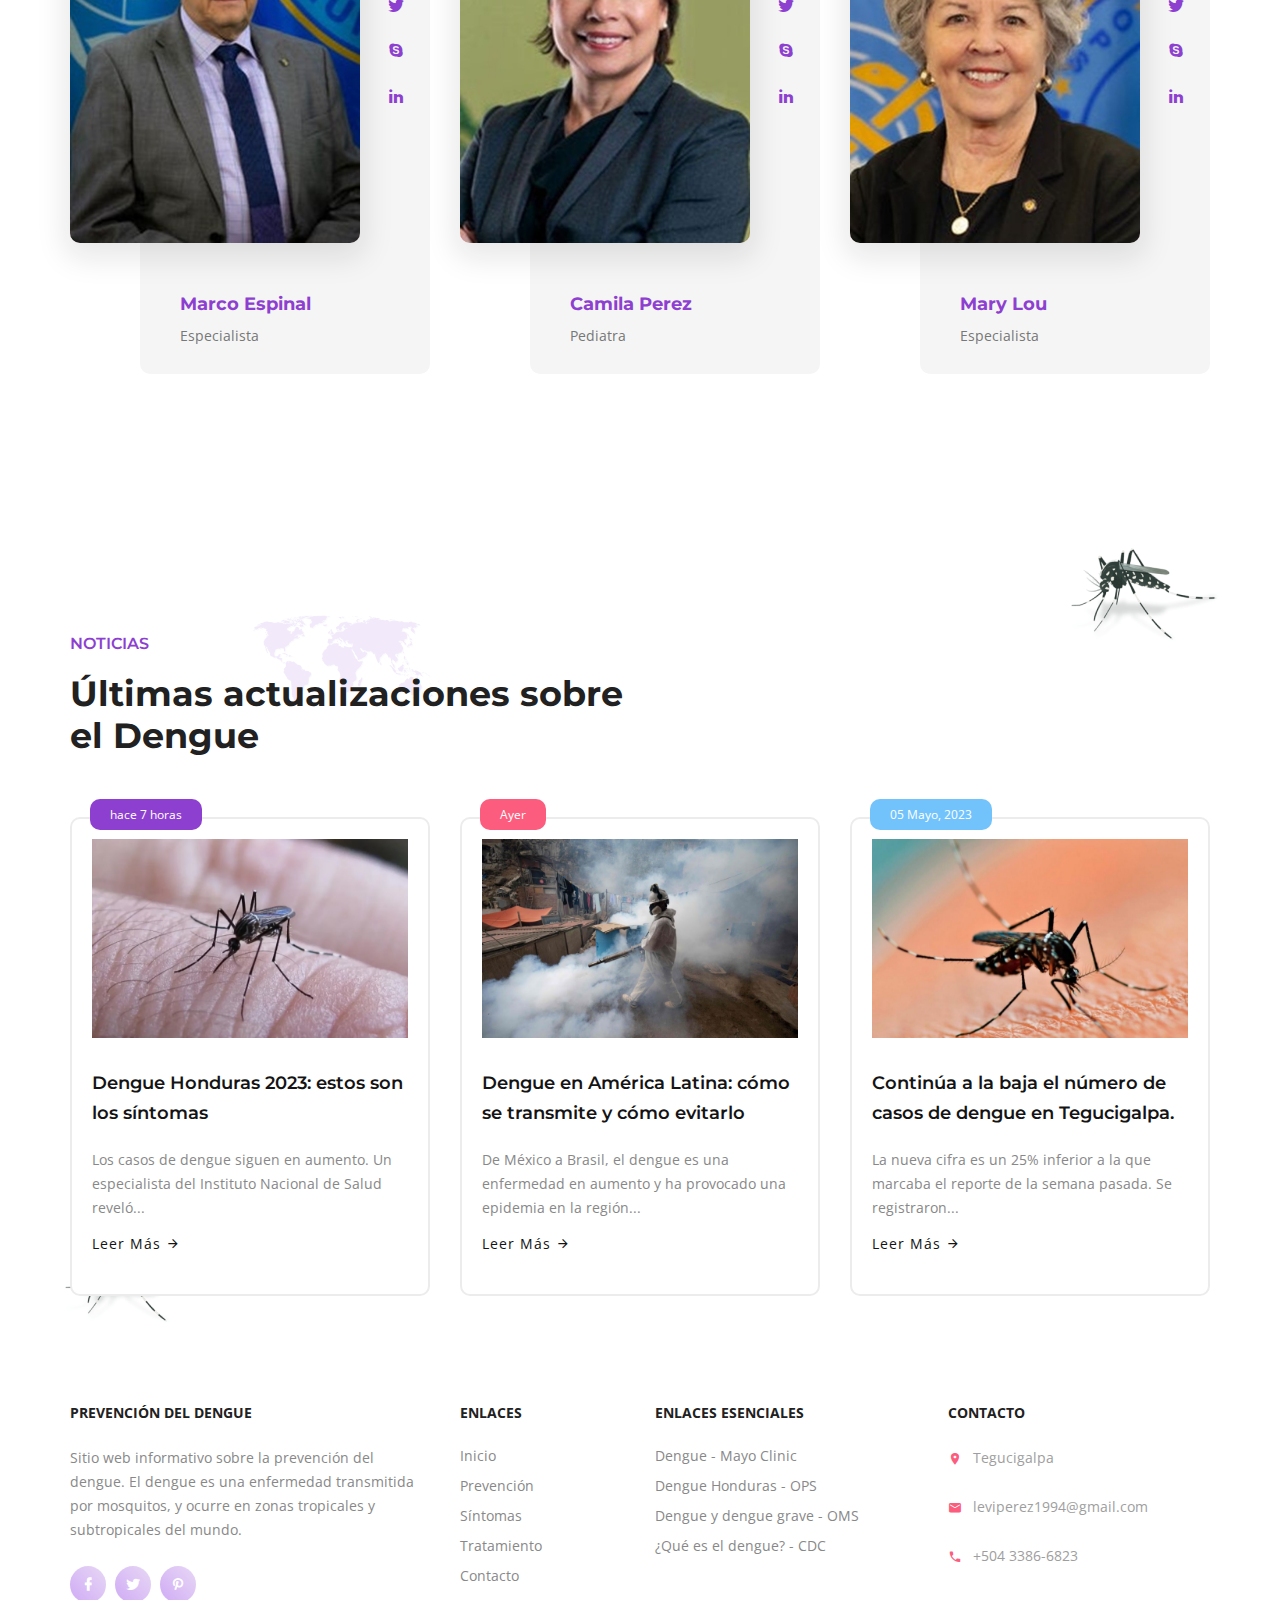
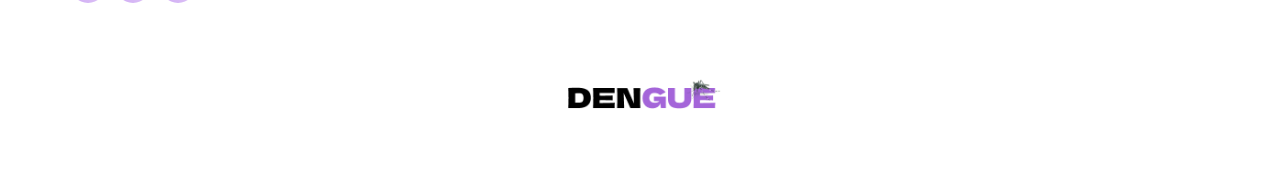
<file: prevencion.html>
<!DOCTYPE html>
<html lang="es">

<head>
  <meta charset="utf-8">
  <meta name="viewport" content="width=device-width, initial-scale=1">
  <meta http-equiv="X-UA-Compatible" content="IE=edge">
  <meta name="description" content="Sitio web informativo sobre la prevención del dengue. El dengue es una enfermedad transmitida por mosquitos, y ocurre en zonas tropicales y subtropicales del mundo.">
  <title>Dengue | Preveción y Tratamiento</title>

  <link rel="shortcut icon" href="assets/images/favicon.ico">
  <link rel="stylesheet" href="assets/css/master.min.css">
  <link rel="stylesheet" href="assets/css/responsive.css">
</head>

<body>

  <!--=== Loader Start ======-->
  <div id="loader-overlay">
    <div class="loader">
      <div class="loader-inner"></div>
    </div>
  </div>
  <!--=== Loader End ======-->

  <!--=== Wrapper Start ===-->
  <div class="wrapper">

    <!--=== Header Start ===-->
    <nav class="navbar navbar-default navbar-fixed navbar-transparent white bootsnav on no-full">
      <!--=== Start Top Search ===-->
      <div class="fullscreen-search-overlay" id="search-overlay"> <a href="#" class="fullscreen-close" id="fullscreen-close-button"><i class="mdi mdi-close"></i></a>
        <div id="fullscreen-search-wrapper">
          <form method="get" id="fullscreen-searchform">
            <input type="text" name="buscar" value="" placeholder="Buscar..." id="fullscreen-search-input" class="search-bar-top">
            <i class="fullscreen-search-icon mdi mdi-magnify">
              <input value="" type="submit">
            </i>
          </form>
        </div>
      </div>
      <!--=== End Top Search ===-->

      <div class="container">
        <!--=== Start Atribute Navigation ===-->
        <div class="attr-nav">
          <ul>
            <li class="search"><a href="#" id="search-button"><i class="mdi mdi-magnify"></i></a></li>
          </ul>
        </div>
        <!--=== End Atribute Navigation ===-->

        <!--=== Start Header Navigation ===-->
        <div class="navbar-header">
          <button type="button" class="navbar-toggle" data-toggle="collapse" data-target="#navbar-menu"> <i class="mdi mdi-menu"></i> </button>
          <div class="logo"> <a href="index.html"> <img class="logo logo-display" src="assets/images/logo.png" alt=""> <img class="logo logo-scrolled" src="assets/images/logo.png" alt=""> </a> </div>
        </div>
        <!--=== End Header Navigation ===-->

        <!--=== Collect the nav links, forms, and other content for toggling ===-->
        <div class="collapse navbar-collapse" id="navbar-menu">
          <ul class="nav navbar-nav navbar-right" data-in="fadeIn" data-out="fadeOut">
            <li><a class="page-scroll" href="index.html">Inicio</a></li>
            <li><a class="page-scroll" href="prevencion.html">Prevención</a></li>
            <li><a class="page-scroll" href="sintomas.html">Síntomas</a></li>
            <li><a class="page-scroll" href="tratamiento.html">Tratamiento</a></li>
            <li><a class="page-scroll" href="contacto.html">Contacto</a></li>
          </ul>
        </div>
        <!--=== /.navbar-collapse ===-->
      </div>
    </nav>
    <!--=== Header End ===-->

    <!--=== page-title-section start ===-->
    <section class="title-hero-bg" style="background-image: url(assets/images/background/bg-titulo.jpg);">
      <div class="parallax-overlay"></div>
      <div class="container">
        <div class="page-title text-center">
          <h1 class="dark-color">Prevención del Dengue</h1>
          <h4 class="text-uppercase mt-30 yellow-color">Evitar es el primer paso</h4>
        </div>
      </div>
    </section>
    <!--=== page-title-section end ===-->

    <!--=== Prevention Start ===-->
    <section id="prevention">
      <div class="container">
        <div class="row">
          <div class="col-md-6 heading-style-one box-title-two text-left">
            <h6 class="red-color text-uppercase">¿Cómo cuidarse?</h6>
            <h2><span class="font-700">Prevención del Dengue</h2>
            <p>Puede protegerse y ayudar a prevenir la propagación del virus<br> a otras personas si:</p>
          </div>
        </div>

        <div class="row mt-50">
          <div class="col-md-4 main-service-box-2 text-center col-sm-4">
            <i><img class="img-responsive" src="assets/images/dengue/criaderos.jpg" alt="criaderos"></i>
            <h4>Evitar criaderos</h4>
            <p>Cambiar frecuentemente el agua de los bebederos de animales y de los floreros y tapar los recipientes con agua.</p>
          </div>
          <div class="col-md-4 main-service-box-2 text-center col-sm-4">
            <i><img class="img-responsive" src="assets/images/dengue/repelente.jpg" alt="repelente"></i>
            <h4>Protegerse</h4>
            <p>Utilizar repelentes en las áreas del cuerpo que están descubiertas y usar ropa adecuada camisas de manga larga y pantalones largos.</p>
          </div>
          <div class="col-md-4 main-service-box-2 text-center col-sm-4">
            <i><img class="img-responsive" src="assets/images/dengue/mosquitero.jpg" alt="mosquitero"></i>
            <h4>Al Dormir</h4>
            <p>Usar mosquiteros en las camas, sobre todo cuando hay pacientes enfermos para evitar que infecten nuevos mosquitos o en los lugares donde duermen los niños.</p>
          </div>

          <div class="col-md-4 main-service-box-2 text-center col-sm-4">
            <i><img class="img-responsive" src="assets/images/dengue/estanques.jpg" alt="estanques"></i>
            <h4>Reducir estanques</h4>
            <p>Lavar, cepillar tanques y perforar las llantas ubicadas en los parques infantiles que pueden contener aguas estancadas en episodios de lluvia.</p>
          </div>
          <div class="col-md-4 main-service-box-2 text-center col-sm-4">
            <i><img class="img-responsive" src="assets/images/dengue/rellenar.jpg" alt="rellenar criaderos"></i>
            <h4>Rellenar criaderos</h4>
            <p>Rellenar con tierra tanques sépticos en desuso, desagües y letrinas abandonadas.</p>
          </div>
          <div class="col-md-4 main-service-box-2 text-center col-sm-4">
            <i><img class="img-responsive" src="assets/images/dengue/limpiar-patios.jpg" alt="limpiar-patios"></i>
            <h4>Patios Limpios</h4>
            <p>Recoger basuras y residuos sólidos en predios y lotes baldíos, mantener el patio limpio y participar en jornadas comunitarias de recolección de inservibles.</p>
          </div>
          
          <div class="col-md-4 main-service-box-2 text-center col-sm-4">
            <i><img class="img-responsive" src="assets/images/dengue/agua-animales.jpg" alt="agua-animales"></i>
            <h4>Alimentos de Animales</h4>
            <p>Cambiar frecuentemente el agua de consumo de animales.</p>
          </div>
          <div class="col-md-4 main-service-box-2 text-center col-sm-4">
            <i><img class="img-responsive" src="assets/images/dengue/larvicida.jpg" alt="larvicida"></i>
            <h4>Mantener Larvicida</h4>
            <p>No botar el larvicida de los recipientes con agua que colocan el personal de salud.</p>
          </div>
          <div class="col-md-4 main-service-box-2 text-center col-sm-4">
            <i><img class="img-responsive" src="assets/images/dengue/techos.jpg" alt="techos"></i>
            <h4>Techos Límpios</h4>
            <p>Mantener limpio los techos y canaletas de las viviendas para evitar el estancamiento de agua.</p>
          </div>

        </div>

      </div>
    </section>
    <!--=== Prevention End ===-->



    <!--=== Hand Wash Start ===-->
    <section class="light-bg">
      <div class="container">
        <div class="row">
          <div class="col-md-6 heading-style-one box-title">
            <h6 class="default-color text-uppercase">Recomendaciones</h6>
            <h2><span class="font-700">Es necesario tomar acciones para reducir el dengue</span></h2>
            <p>Sin criaderos no hay dengue</p>
          </div>
        </div>

        <div class="row mt-30">
          <div class="col-md-2 text-center col-sm-4">
            <div class="box-wrap">
              <span>1</span>
              <div class="img-wrp"><img class="img-responsive" src="assets/images/recomendaciones/limpiar-patio.jpg" alt="recomendaciones-1"></div>
              <h4>Límpia tu patio</h4>
            </div>
          </div>

          <div class="col-md-2 main-service-box-3 text-center col-sm-4">
            <div class="box-wrap">
              <span>2</span>
              <div class="img-wrp"><img class="img-responsive" src="assets/images/recomendaciones/agua-estancada.jpg" alt="recomendaciones-2"></div>
              <h4>Elimina Agua Estancada</h4>
            </div>
          </div>

          <div class="col-md-2 main-service-box-3 text-center col-sm-4">
            <div class="box-wrap">
              <span>3</span>
              <div class="img-wrp"><img class="img-responsive" src="assets/images/recomendaciones/dar-vuelta.jpg" alt="recomendaciones-3"></div>
              <h4>Tapa o dar vuelta recipientes</h4>
            </div>
          </div>

          <div class="col-md-2 main-service-box-3 text-center col-sm-4">
            <div class="box-wrap">
              <span>4</span>
              <div class="img-wrp"><img class="img-responsive" src="assets/images/recomendaciones/tirar-llantas.jpg" alt="recomendaciones-4"></div>
              <h4>Tira o perfora llantas</h4>
            </div>
          </div>

          <div class="col-md-2 main-service-box-3 text-center col-sm-4">
            <div class="box-wrap">
              <span>5</span>
              <div class="img-wrp"><img class="img-responsive" src="assets/images/recomendaciones/lavar.jpg" alt="recomendaciones-5"></div>
              <h4>Lava con agua y jabón</h4>
            </div>
          </div>

          <div class="col-md-2 main-service-box-3 text-center col-sm-4">
            <div class="box-wrap">
              <span>6</span>
              <div class="img-wrp"><img class="img-responsive" src="assets/images/recomendaciones/tanques-de-agua.jpg" alt="recomendaciones-6"></div>
              <h4>Tapa los tanques de agua</h4>
            </div>
          </div>

        </div>
      </div>
    </section>
    <!--=== Hand Wash End ===-->

    <!--=== Our Team Start ===-->
    <section id="doctor">
      <div class="container">
        <div class="row">
          <div class="col-md-6 heading-style-one box-title-two text-left">
            <h6 class="yellow-color text-uppercase">PIDE ASESORAMIENTO Y CONSULTA AL DOCTOR</h6>
            <h2><span class="font-700">Contacta un Doctor</h2>
            <p>El 2 de julio, el Sistema Nacional de Gestión del Riesgo (SINAGER) declaró emergencia nacional en Honduras por incremento de casos de dengue a nivel nacional. COPECO como ente rector del SINAGER coordina las acciones contra la proliferación del zancudo transmisor del dengue, en los 298 municipios del país, facilitando acceso a atención médica.</p>
          </div>
        </div>

        <div class="row mt-50">
          <!-- Team Block -->
          <div class="team-block col-lg-4 col-md-4 col-sm-12">
            <div class="inner-box">
              <ul class="social-icons">
                <li><a href="#"><i class="mdi mdi-facebook"></i></a></li>
                <li><a href="#"><i class="mdi mdi-twitter"></i></a></li>
                <li><a href="#"><i class="mdi mdi-skype"></i></a></li>
                <li><a href="#"><i class="mdi mdi-linkedin"></i></a></li>
              </ul>
              <div class="image">
                <a href="#"><img src="assets/images/doctores/marco-espinal.jpg" alt="doctor marco-espinal" /></a>
              </div>
              <div class="lower-content">
                <h3><a href="#">Marco Espinal</a></h3>
                <div class="designation">Especialista</div>
              </div>
            </div>
          </div>

          <!-- Team Block -->
          <div class="team-block col-lg-4 col-md-4 col-sm-12">
            <div class="inner-box">
              <ul class="social-icons">
                <li><a href="#"><i class="mdi mdi-facebook"></i></a></li>
                <li><a href="#"><i class="mdi mdi-twitter"></i></a></li>
                <li><a href="#"><i class="mdi mdi-skype"></i></a></li>
                <li><a href="#"><i class="mdi mdi-linkedin"></i></a></li>
              </ul>
              <div class="image">
                <a href="#"><img src="assets/images/doctores/camila-perez.jpg" alt="Doctora Camila Perez" /></a>
              </div>
              <div class="lower-content">
                <h3><a href="#">Camila Perez</a></h3>
                <div class="designation">Pediatra</div>
              </div>
            </div>
          </div>

          <!-- Team Block -->
          <div class="team-block col-lg-4 col-md-4 col-sm-12">
            <div class="inner-box">
              <ul class="social-icons">
                <li><a href="#"><i class="mdi mdi-facebook"></i></a></li>
                <li><a href="#"><i class="mdi mdi-twitter"></i></a></li>
                <li><a href="#"><i class="mdi mdi-skype"></i></a></li>
                <li><a href="#"><i class="mdi mdi-linkedin"></i></a></li>
              </ul>
              <div class="image">
                <a href="#"><img src="assets/images/doctores/mary-lou.jpg" alt="Doctora Mary Lou" /></a>
              </div>
              <div class="lower-content">
                <h3><a href="#">Mary Lou</a></h3>
                <div class="designation">Especialista</div>
              </div>
            </div>
          </div>

        </div>
      </div>
    </section>
    <!--=== Our Team End ===-->

    <!--=== Blogs Start ===-->
    <section class="pb-0" id="blog">
      <div class="virus-box-1 shapes" data-opacity="0.2"></div>
      <div class="virus-box-2 shapes" data-opacity="0.2"></div>
      <div class="container">
        <div class="row">
          <div class="col-md-6 heading-style-one box-title">
            <h6 class="default-color text-uppercase">Noticias</h6>
            <h2><span class="font-700">Últimas actualizaciones sobre el Dengue</span></h2>
          </div>
        </div>
        <div class="row mt-50">
          <div class="col-md-4">
            <div class="post">
              <div class="post-img"> <img class="img-responsive" src="assets/images/noticias/noticia-1.jpg" alt="noticia-1" /> </div>
              <div class="post-info">
                <h3><a href="blog-grid.html">Dengue Honduras 2023: estos son los síntomas</a></h3>
                <p>Los casos de dengue siguen en aumento. Un especialista del Instituto Nacional de Salud reveló...</p>
                <div class="date">hace 7 horas</div>
                <a class="readmore" href="#"><span>Leer Más <i class="eicon mdi mdi-arrow-right"></i></span></a>
              </div>
            </div>
          </div>
          <!--=== Post End ===-->

          <div class="col-md-4">
            <div class="post">
              <div class="post-img"> <img class="img-responsive" src="assets/images/noticias/noticia-2.jpg" alt="noticia-2" /> </div>
              <div class="post-info">
                <h3><a href="blog-grid.html">Dengue en América Latina: cómo se transmite y cómo evitarlo</a></h3>
                <p>De México a Brasil, el dengue es una enfermedad en aumento y ha provocado una epidemia en la región...</p>
                <div class="date pink-color">Ayer</div>
                <a class="readmore" href="#"><span>Leer Más <i class="eicon mdi mdi-arrow-right"></i></span></a>
              </div>
            </div>
          </div>
          <!--=== Post End ===-->

          <div class="col-md-4">
            <div class="post">
              <div class="post-img"> <img class="img-responsive" src="assets/images/noticias/noticia-3.jpg" alt="noticia-3" /> </div>
              <div class="post-info">
                <h3><a href="blog-grid.html">Continúa a la baja el número de casos de dengue en Tegucigalpa.</a></h3>
                <p>La nueva cifra es un 25% inferior a la que marcaba el reporte de la semana pasada. Se registraron...</p>
                <div class="date blue-color">05 Mayo, 2023</div>
                <a class="readmore" href="#"><span>Leer Más <i class="eicon mdi mdi-arrow-right"></i></span></a>
              </div>
            </div>
          </div>
          <!--=== Post End ===-->

        </div>
      </div>
    </section>
    <!--=== Blogs End ===-->

    <!--=== Footer Start ===-->
    <footer class="footer">
      <div class="footer-main">
        <div class="container">
          <div class="row">
            <div class="col-sm-6 col-md-4">
              <div class="widget widget-links">
                <h5 class="widget-title">Prevención del Dengue</h5>
                <div class="footer-about">
                  <p>Sitio web informativo sobre la prevención del dengue. El dengue es una enfermedad transmitida por mosquitos, y ocurre en zonas tropicales y subtropicales del mundo. </p>
                  <ul class="social-media">
                    <li><a href="#" class="mdi mdi-facebook"></a></li>
                    <li><a href="#" class="mdi mdi-twitter"></a></li>
                    <li><a href="#" class="mdi mdi-pinterest"></a></li>
                  </ul>
                </div>
              </div>
            </div>
            <div class="col-sm-6 col-md-2">
              <div class="widget widget-links">
                <h5 class="widget-title">Enlaces</h5>
                <ul>
                  <li><a class="page-scroll" href="index.html">Inicio</a></li>
                  <li><a class="page-scroll" href="prevention.html">Prevención</a></li>
                  <li><a class="page-scroll" href="sintomas.html">Síntomas</a></li>
                  <li><a class="page-scroll" href="tratamiento.html">Tratamiento</a></li>
                  <li><a class="page-scroll" href="contacto.html">Contacto</a></li>
                </ul>
              </div>
            </div>
            <div class="col-sm-6 col-md-3">
              <div class="widget widget-links">
                <h5 class="widget-title">Enlaces Esenciales</h5>
                <ul>
                  <li><a href="https://www.mayoclinic.org/es-es/diseases-conditions/dengue-fever/symptoms-causes/syc-20353078">Dengue - Mayo Clinic</a></li>
                  <li><a href="https://www.paho.org/es/dengue-honduras">Dengue Honduras - OPS</a></li>
                  <li><a href="https://www.who.int/es/news-room/fact-sheets/detail/dengue-and-severe-dengue">Dengue y dengue grave - OMS</a></li>
                  <li><a href="https://www.cdc.gov/dengue/es/index.html">¿Qué es el dengue? - CDC</a></li>
                </ul>
              </div>
            </div>
            <div class="col-sm-6 col-md-3">
              <div class="widget widget-text">
                <h5 class="widget-title">Contacto</h5>
                <ul class="footer-contact">
                  <li><i class="mdi mdi-map-marker"></i>
                    <p>Tegucigalpa</p>
                  </li>
                  <li><i class="mdi mdi-email"></i>
                    <p><a href="#">leviperez1994@gmail.com </a></p>
                  </li>
                  <li><i class="mdi mdi-phone"></i>
                    <p>+504 3386-6823</p>
                  </li>
                </ul>
              </div>
            </div>
          </div>
        </div>
      </div>
      <div class="footer-copyright">
        <div class="container">
          <div class="row">
            <div class="col-md-2 col-md-offset-5">
              <div class="logo-footer"><a href="index.html"><img class="img-responsive" src="assets/images/logo.png" alt="chaos-logo" /></a></div>
            </div>
          </div>

        </div>
      </div>
    </footer>
    <!--=== Footer End ===-->

  </div>
  <!--=== Wrapper End ===-->

  <!--=== Javascript Plugins ===-->
  <script src="https://cdnjs.cloudflare.com/ajax/libs/jquery/1.12.0/jquery.min.js"></script>
  <script src="assets/js/plugins.js"></script>
  <script src="assets/js/master.min.js"></script>
  <!--=== Javascript Plugins End ===-->

</body>

</html>
</file>
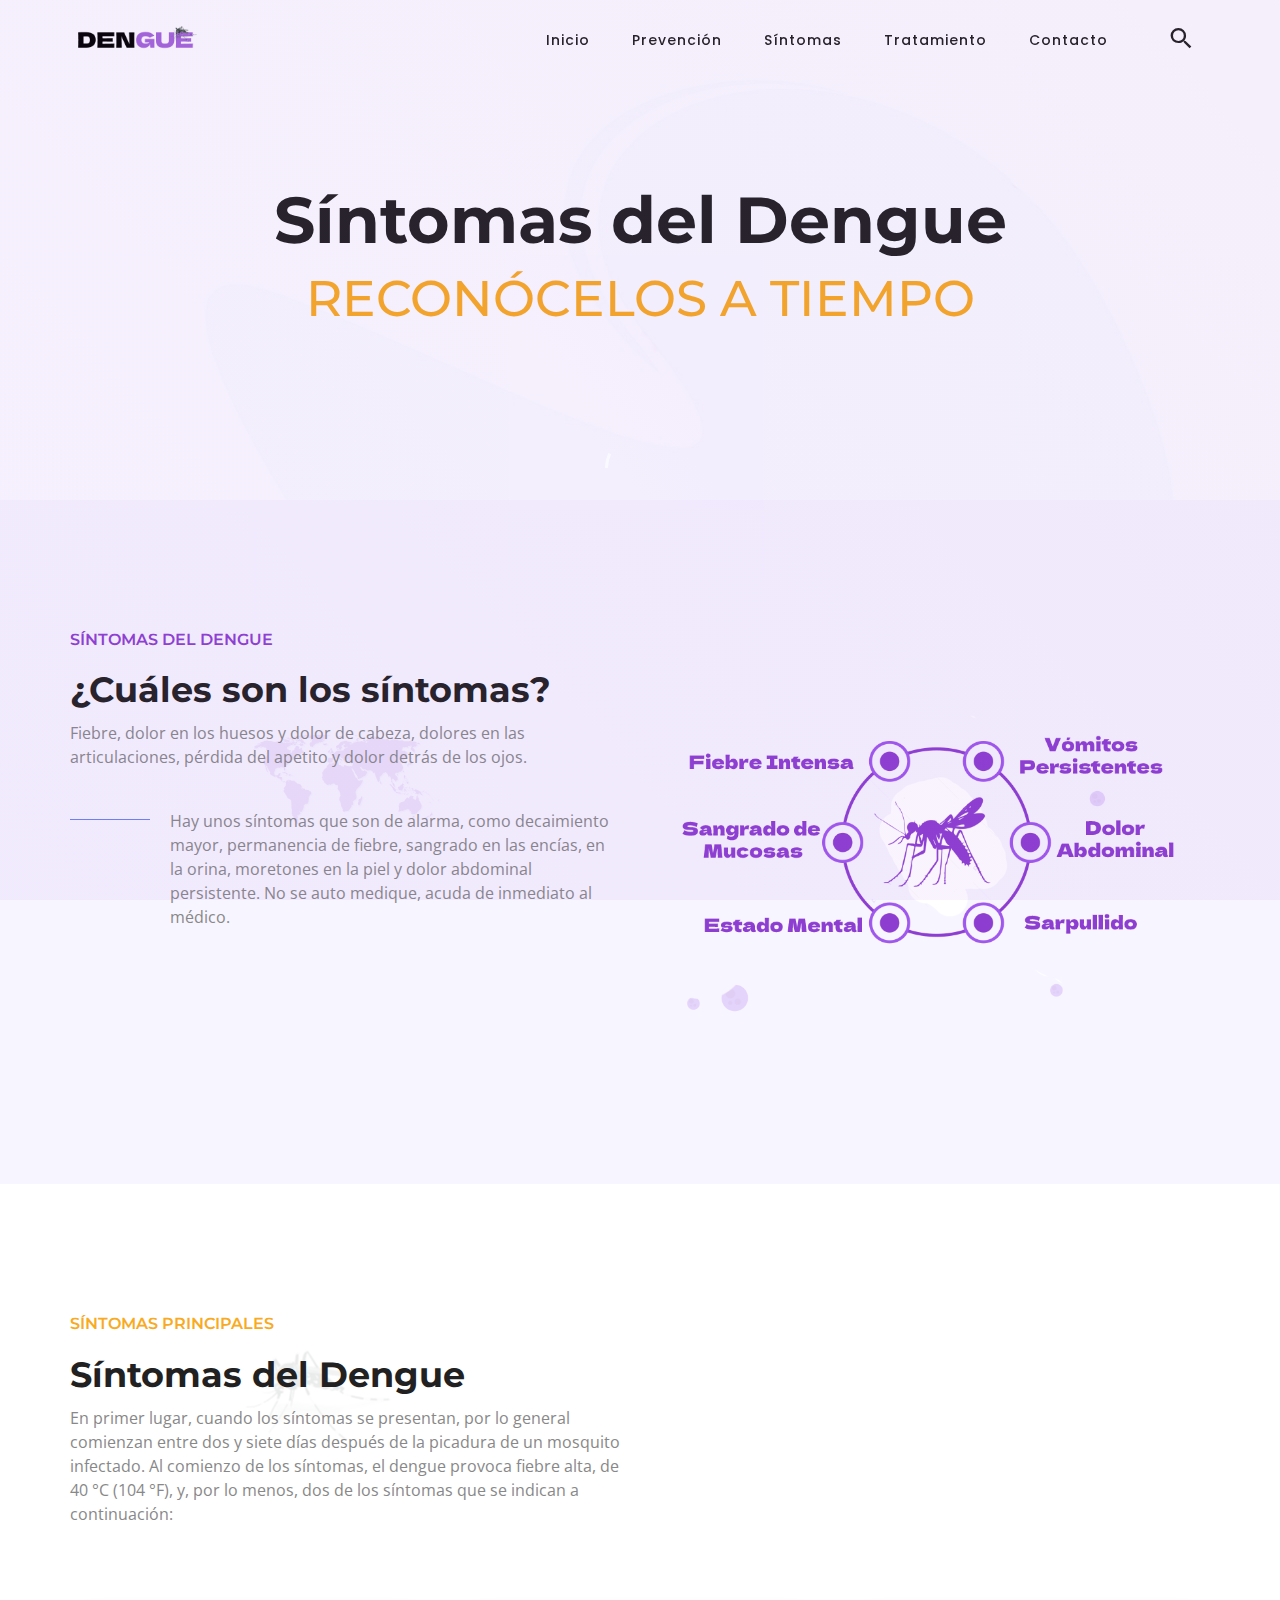
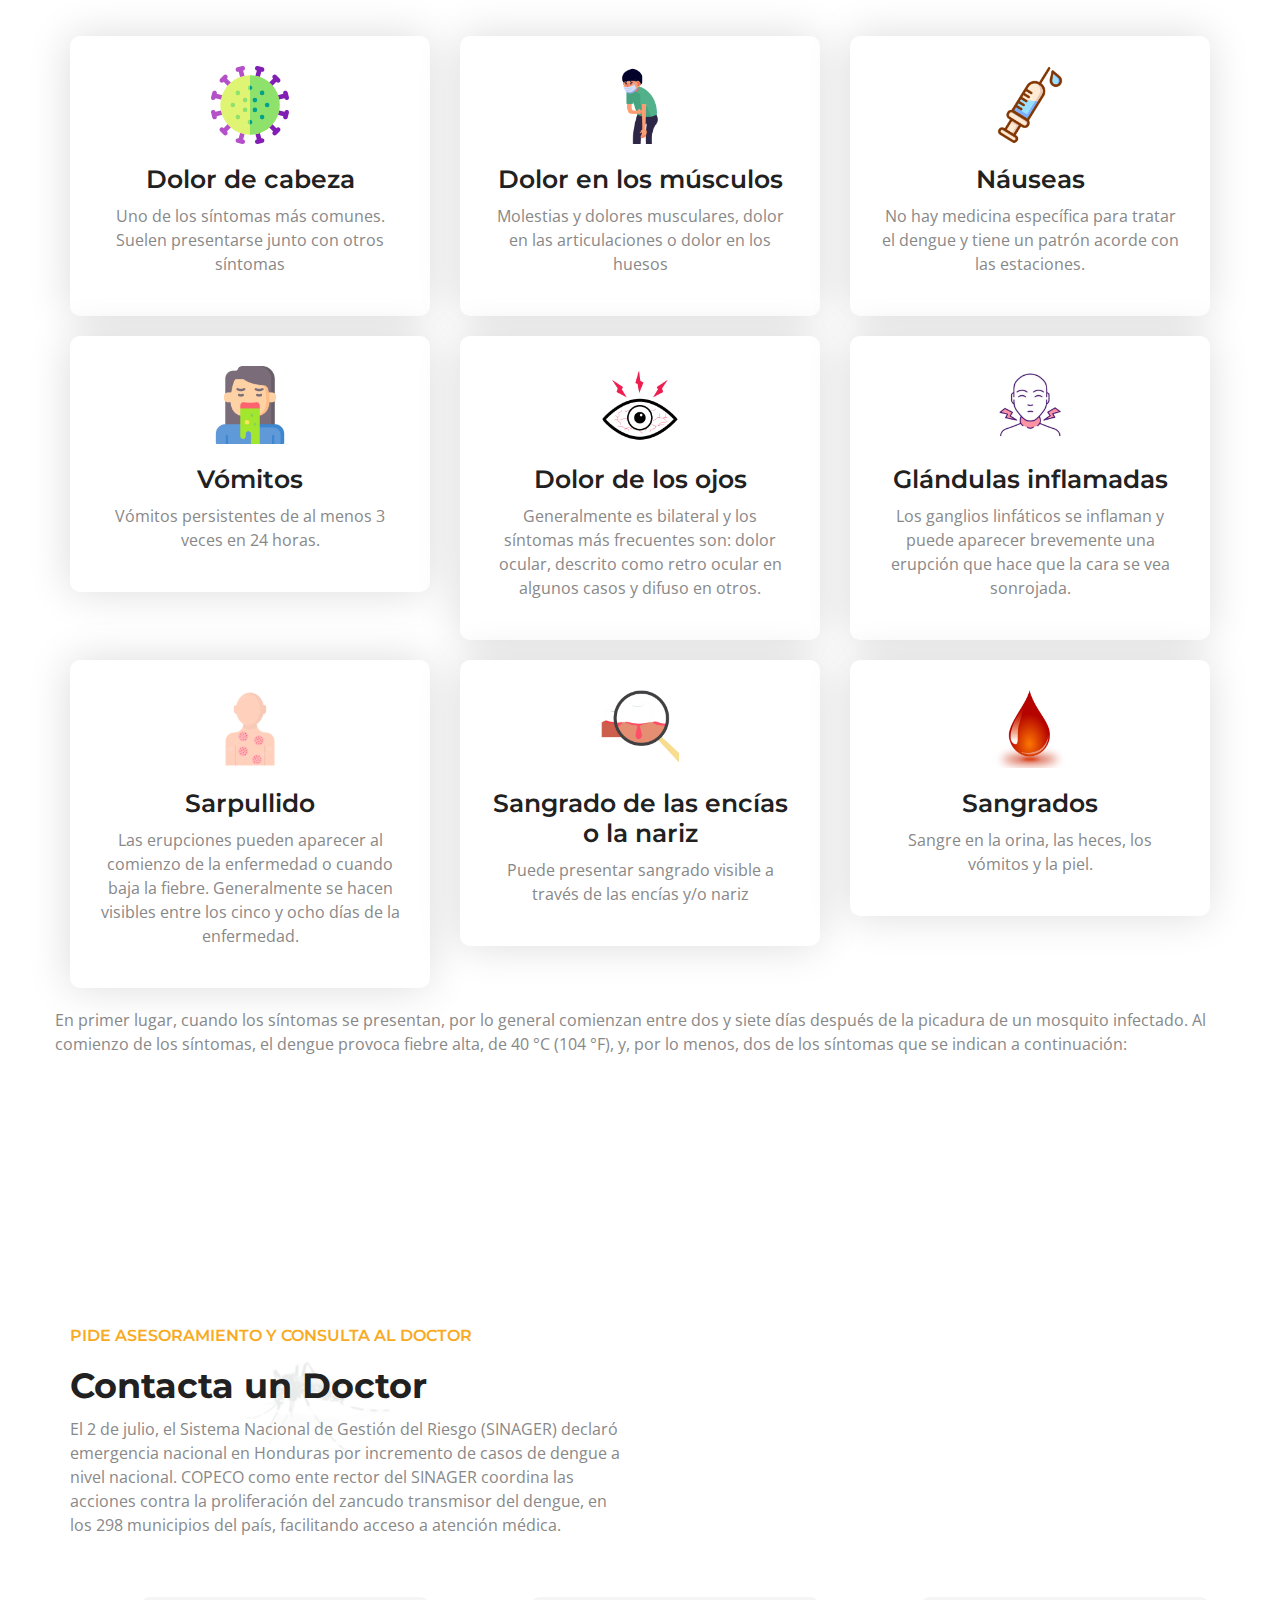
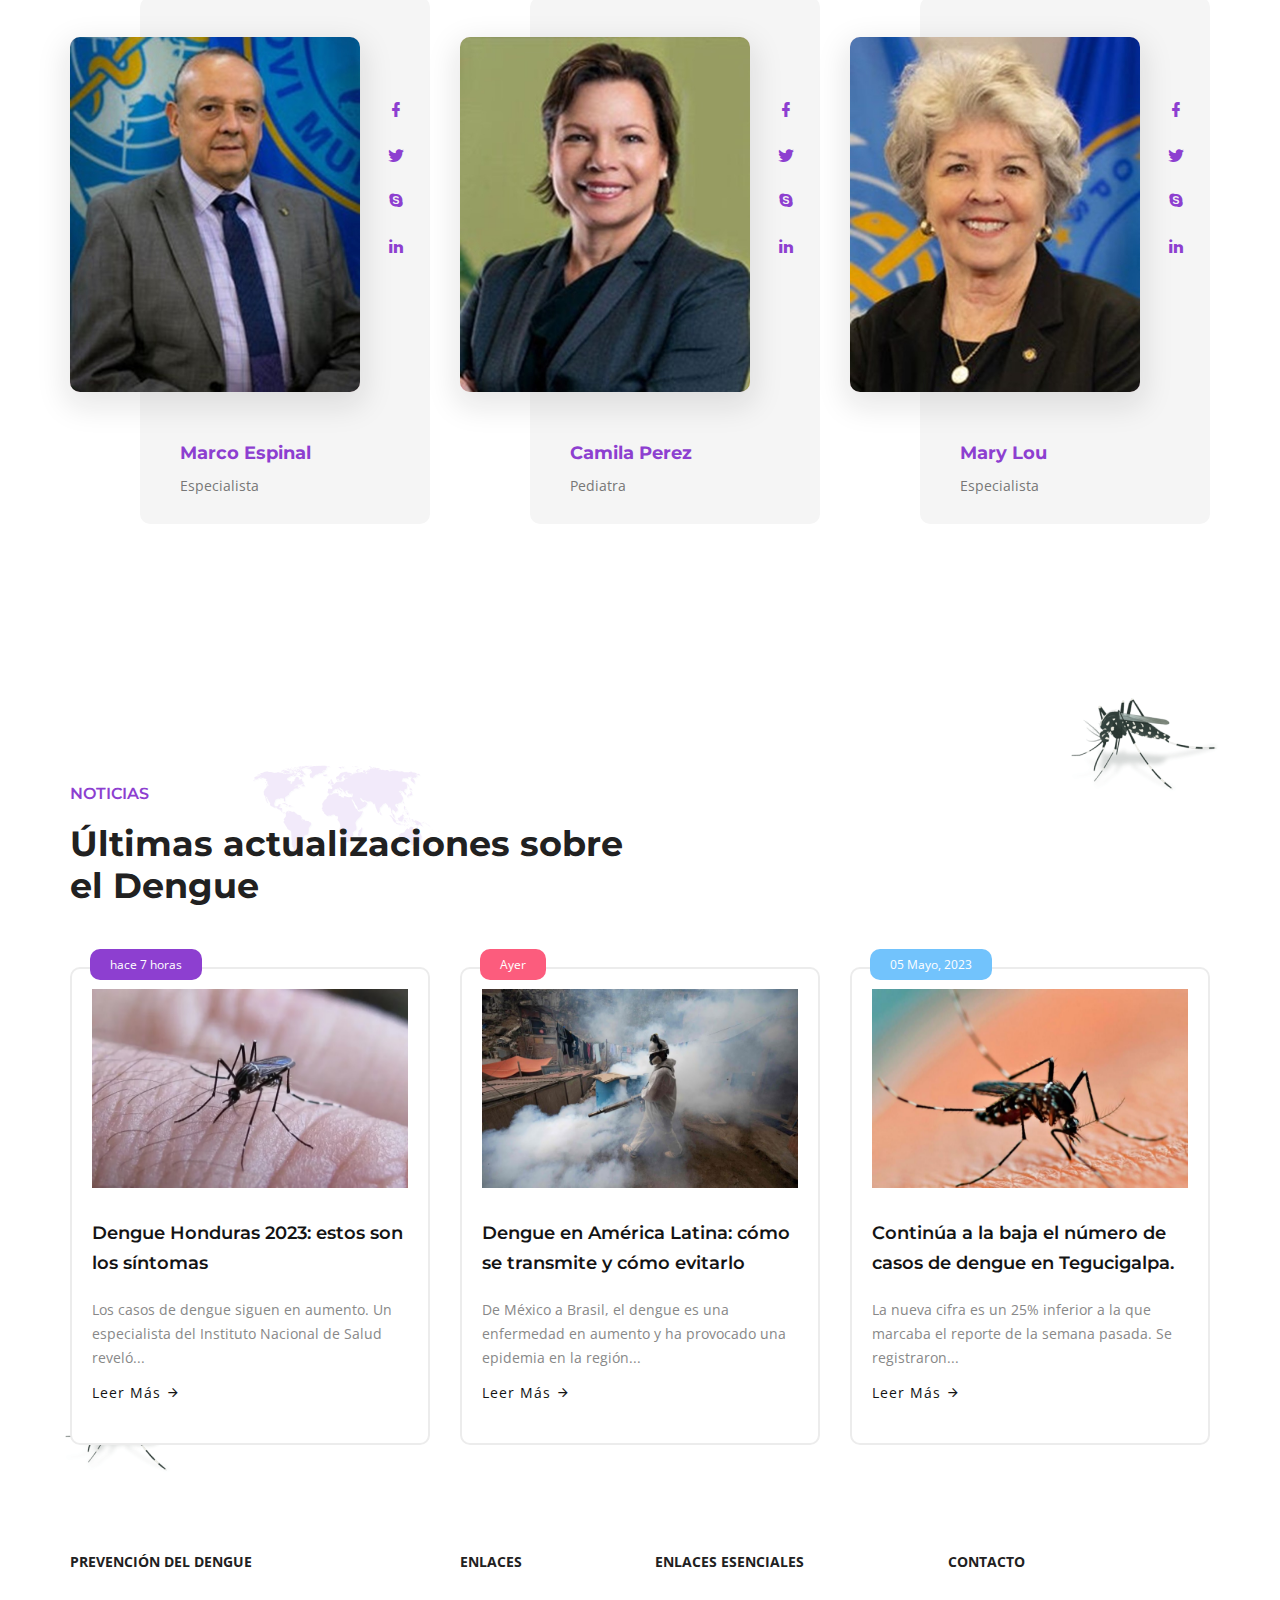
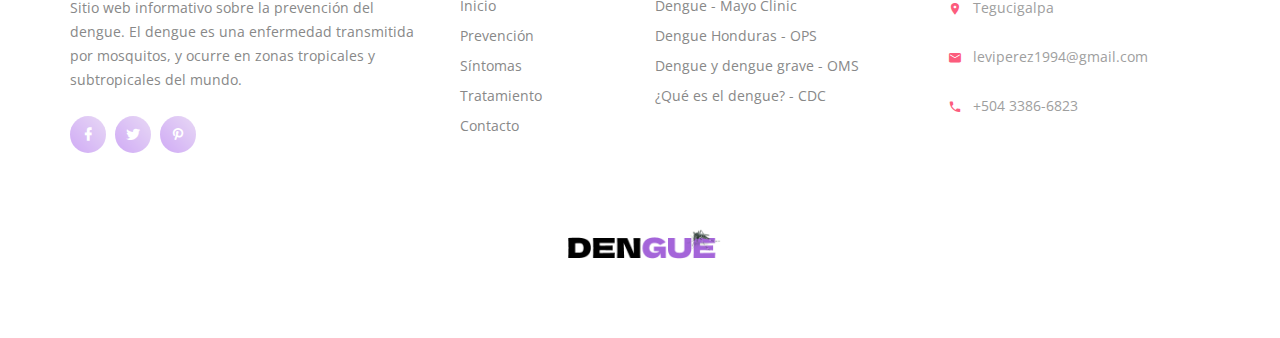
<file: sintomas.html>
<!DOCTYPE html>
<html lang="es">

<head>
  <meta charset="utf-8">
  <meta name="viewport" content="width=device-width, initial-scale=1">
  <meta http-equiv="X-UA-Compatible" content="IE=edge">
  <meta name="description" content="Sitio web informativo sobre la prevención del dengue. El dengue es una enfermedad transmitida por mosquitos, y ocurre en zonas tropicales y subtropicales del mundo.">
  <title>Dengue | Preveción y Tratamiento</title>

  <link rel="shortcut icon" href="assets/images/favicon.ico">
  <link rel="stylesheet" href="assets/css/master.min.css">
  <link rel="stylesheet" href="assets/css/responsive.css">
</head>

<body>

  <!--=== Loader Start ======-->
  <div id="loader-overlay">
    <div class="loader">
      <div class="loader-inner"></div>
    </div>
  </div>
  <!--=== Loader End ======-->

  <!--=== Wrapper Start ===-->
  <div class="wrapper">

    <!--=== Header Start ===-->
    <nav class="navbar navbar-default navbar-fixed navbar-transparent white bootsnav on no-full">
      <!--=== Start Top Search ===-->
      <div class="fullscreen-search-overlay" id="search-overlay"> <a href="#" class="fullscreen-close" id="fullscreen-close-button"><i class="mdi mdi-close"></i></a>
        <div id="fullscreen-search-wrapper">
          <form method="get" id="fullscreen-searchform">
            <input type="text" name="buscar" value="" placeholder="Buscar..." id="fullscreen-search-input" class="search-bar-top">
            <i class="fullscreen-search-icon mdi mdi-magnify">
              <input value="" type="submit">
            </i>
          </form>
        </div>
      </div>
      <!--=== End Top Search ===-->

      <div class="container">
        <!--=== Start Atribute Navigation ===-->
        <div class="attr-nav">
          <ul>
            <li class="search"><a href="#" id="search-button"><i class="mdi mdi-magnify"></i></a></li>
          </ul>
        </div>
        <!--=== End Atribute Navigation ===-->

        <!--=== Start Header Navigation ===-->
        <div class="navbar-header">
          <button type="button" class="navbar-toggle" data-toggle="collapse" data-target="#navbar-menu"> <i class="mdi mdi-menu"></i> </button>
          <div class="logo"> <a href="index.html"> <img class="logo logo-display" src="assets/images/logo.png" alt=""> <img class="logo logo-scrolled" src="assets/images/logo.png" alt=""> </a> </div>
        </div>
        <!--=== End Header Navigation ===-->

        <!--=== Collect the nav links, forms, and other content for toggling ===-->
        <div class="collapse navbar-collapse" id="navbar-menu">
          <ul class="nav navbar-nav navbar-right" data-in="fadeIn" data-out="fadeOut">
            <li><a class="page-scroll" href="index.html">Inicio</a></li>
            <li><a class="page-scroll" href="prevencion.html">Prevención</a></li>
            <li><a class="page-scroll" href="sintomas.html">Síntomas</a></li>
            <li><a class="page-scroll" href="tratamiento.html">Tratamiento</a></li>
            <li><a class="page-scroll" href="contacto.html">Contacto</a></li>
          </ul>
        </div>
        <!--=== /.navbar-collapse ===-->
      </div>
    </nav>
    <!--=== Header End ===-->

    <!--=== page-title-section start ===-->
    <section class="title-hero-bg" style="background-image: url(assets/images/background/bg-titulo.jpg);">
      <div class="parallax-overlay"></div>
      <div class="container">
        <div class="page-title text-center">
          <h1 class="dark-color">Síntomas del Dengue</h1>
          <h4 class="text-uppercase mt-30 yellow-color">Reconócelos a tiempo</h4>
        </div>
      </div>
    </section>
    <!--=== page-title-section end ===-->


    <!--=== Symptoms Start ===-->
    <section class="light-bg" id="symptom">
      <div class="container">
        <div class="row">
          <div class="col-md-6 heading-style-one box-title">
            <h6 class="default-color text-uppercase">Síntomas del Dengue</h6>
            <h2><span class="font-700">¿Cuáles son los síntomas?</span></h2>
            <p>Fiebre, dolor en los huesos y dolor de cabeza, dolores en las articulaciones, pérdida del apetito y dolor detrás de los ojos.</p>
            <div class="welcome-style-two mt-30">
              <div class="thin-border-purple thin-borders pull-left"></div>
              <p class="pull-left">Hay unos síntomas que son de alarma, como decaimiento mayor, permanencia de fiebre, sangrado en las encías, en la orina, moretones en la piel y dolor abdominal persistente. No se auto medique, acuda de inmediato al médico.</p>
            </div>
          </div>
          <div class="col-md-6">
            <img class="img-responsive symptom-img" src="assets/images/dengue/sintomas.png" alt="sintomas" />
          </div>
        </div>
      </div>
    </section>
    <!--=== Symptoms End ===-->

    <!--=== Welcome Start ===-->
    <section id="about">
      <div class="container">
        <div class="row">
          <div class="col-md-6 heading-style-one box-title-two text-left">
            <h6 class="yellow-color text-uppercase">Síntomas principales</h6>
            <h2><span class="font-700">Síntomas del Dengue</h2>
            <p>En primer lugar, cuando los síntomas se presentan, por lo general comienzan entre dos y siete días después de la picadura de un mosquito infectado. Al comienzo de los síntomas, el dengue provoca fiebre alta, de 40 °C (104 °F), y, por lo menos, dos de los síntomas que se indican a continuación:</p>
          </div>
        </div>

        <div class="row mt-100">
          <div class="col-md-4">
            <div class="feature-box text-center feature-box-rounded mb-20">
              <i class="virus-icon img-icon"></i>
              <h3 class="font-600">Dolor de cabeza</h3>
              <p>Uno de los síntomas más comunes. Suelen presentarse junto con otros síntomas</p>
            </div>
          </div>
          <div class="col-md-4">
            <div class="feature-box text-center feature-box-rounded mb-20">
              <i class="enfermo-icono img-icon"></i>
              <h3 class="font-600">Dolor en los músculos</h3>
              <p>Molestias y dolores musculares, dolor en las articulaciones o dolor en los huesos</p>
            </div>
          </div>
          <div class="col-md-4">
            <div class="feature-box text-center feature-box-rounded mb-20">
              <i class="medicina-icono img-icon"></i>
              <h3 class="font-600">Náuseas</h3>
              <p>No hay medicina específica para tratar el dengue y tiene un patrón acorde con las estaciones.</p>
            </div>
          </div>
        </div>
        <div class="row">
          <div class="col-md-4">
            <div class="feature-box text-center feature-box-rounded mb-20">
              <i class="vomitos-icono img-icon"></i>
              <h3 class="font-600">Vómitos</h3>
              <p>Vómitos persistentes de al menos 3 veces en 24 horas.</p>
            </div>
          </div>
          <div class="col-md-4">
            <div class="feature-box text-center feature-box-rounded mb-20">
              <i class="ojos-icono img-icon"></i>
              <h3 class="font-600">Dolor de los ojos</h3>
              <p>Generalmente es bilateral y los síntomas más frecuentes son: dolor ocular, descrito como retro ocular en algunos casos y difuso en otros.</p>
            </div>
          </div>
          <div class="col-md-4">
            <div class="feature-box text-center feature-box-rounded">
              <i class="glandulas-icono img-icon"></i>
              <h3 class="font-600">Glándulas inflamadas</h3>
              <p>Los ganglios linfáticos se inflaman y puede aparecer brevemente una erupción que hace que la cara se vea sonrojada.</p>
            </div>
          </div>
        </div>

        <div class="row">
          <div class="col-md-4">
            <div class="feature-box text-center feature-box-rounded mb-20">
              <i class="sarpullido-icono img-icon"></i>
              <h3 class="font-600">Sarpullido</h3>
              <p>Las erupciones pueden aparecer al comienzo de la enfermedad o cuando baja la fiebre. Generalmente se hacen visibles entre los cinco y ocho días de la enfermedad.</p>
            </div>
          </div>
          <div class="col-md-4">
            <div class="feature-box text-center feature-box-rounded mb-20">
              <i class="encias-icono img-icon"></i>
              <h3 class="font-600">Sangrado de las encías o la nariz</h3>
              <p>Puede presentar sangrado visible a través de las encías y/o nariz</p>
            </div>
          </div>
          <div class="col-md-4">
            <div class="feature-box text-center feature-box-rounded">
              <i class="sangrado-icono img-icon"></i>
              <h3 class="font-600">Sangrados</h3>
              <p>Sangre en la orina, las heces, los vómitos y la piel.</p>
            </div>
          </div>
        </div>

        <div class="row">
          <p>En primer lugar, cuando los síntomas se presentan, por lo general comienzan entre dos y siete días después de la picadura de un mosquito infectado. Al comienzo de los síntomas, el dengue provoca fiebre alta, de 40 °C (104 °F), y, por lo menos, dos de los síntomas que se indican a continuación:</p>
        </div>
      </div>
    </section>
    <!--=== Welcome End ===-->

    <!--=== Our Team Start ===-->
    <section id="doctor">
      <div class="container">
        <div class="row">
          <div class="col-md-6 heading-style-one box-title-two text-left">
            <h6 class="yellow-color text-uppercase">PIDE ASESORAMIENTO Y CONSULTA AL DOCTOR</h6>
            <h2><span class="font-700">Contacta un Doctor</h2>
            <p>El 2 de julio, el Sistema Nacional de Gestión del Riesgo (SINAGER) declaró emergencia nacional en Honduras por incremento de casos de dengue a nivel nacional. COPECO como ente rector del SINAGER coordina las acciones contra la proliferación del zancudo transmisor del dengue, en los 298 municipios del país, facilitando acceso a atención médica.</p>
          </div>
        </div>

        <div class="row mt-50">
          <!-- Team Block -->
          <div class="team-block col-lg-4 col-md-4 col-sm-12">
            <div class="inner-box">
              <ul class="social-icons">
                <li><a href="#"><i class="mdi mdi-facebook"></i></a></li>
                <li><a href="#"><i class="mdi mdi-twitter"></i></a></li>
                <li><a href="#"><i class="mdi mdi-skype"></i></a></li>
                <li><a href="#"><i class="mdi mdi-linkedin"></i></a></li>
              </ul>
              <div class="image">
                <a href="#"><img src="assets/images/doctores/marco-espinal.jpg" alt="doctor marco-espinal" /></a>
              </div>
              <div class="lower-content">
                <h3><a href="#">Marco Espinal</a></h3>
                <div class="designation">Especialista</div>
              </div>
            </div>
          </div>

          <!-- Team Block -->
          <div class="team-block col-lg-4 col-md-4 col-sm-12">
            <div class="inner-box">
              <ul class="social-icons">
                <li><a href="#"><i class="mdi mdi-facebook"></i></a></li>
                <li><a href="#"><i class="mdi mdi-twitter"></i></a></li>
                <li><a href="#"><i class="mdi mdi-skype"></i></a></li>
                <li><a href="#"><i class="mdi mdi-linkedin"></i></a></li>
              </ul>
              <div class="image">
                <a href="#"><img src="assets/images/doctores/camila-perez.jpg" alt="Doctora Camila Perez" /></a>
              </div>
              <div class="lower-content">
                <h3><a href="#">Camila Perez</a></h3>
                <div class="designation">Pediatra</div>
              </div>
            </div>
          </div>

          <!-- Team Block -->
          <div class="team-block col-lg-4 col-md-4 col-sm-12">
            <div class="inner-box">
              <ul class="social-icons">
                <li><a href="#"><i class="mdi mdi-facebook"></i></a></li>
                <li><a href="#"><i class="mdi mdi-twitter"></i></a></li>
                <li><a href="#"><i class="mdi mdi-skype"></i></a></li>
                <li><a href="#"><i class="mdi mdi-linkedin"></i></a></li>
              </ul>
              <div class="image">
                <a href="#"><img src="assets/images/doctores/mary-lou.jpg" alt="Doctora Mary Lou" /></a>
              </div>
              <div class="lower-content">
                <h3><a href="#">Mary Lou</a></h3>
                <div class="designation">Especialista</div>
              </div>
            </div>
          </div>

        </div>
      </div>
    </section>
    <!--=== Our Team End ===-->

    <!--=== Blogs Start ===-->
    <section class="pb-0" id="blog">
      <div class="virus-box-1 shapes" data-opacity="0.2"></div>
      <div class="virus-box-2 shapes" data-opacity="0.2"></div>
      <div class="container">
        <div class="row">
          <div class="col-md-6 heading-style-one box-title">
            <h6 class="default-color text-uppercase">Noticias</h6>
            <h2><span class="font-700">Últimas actualizaciones sobre el Dengue</span></h2>
          </div>
        </div>
        <div class="row mt-50">
          <div class="col-md-4">
            <div class="post">
              <div class="post-img"> <img class="img-responsive" src="assets/images/noticias/noticia-1.jpg" alt="noticia-1" /> </div>
              <div class="post-info">
                <h3><a href="blog-grid.html">Dengue Honduras 2023: estos son los síntomas</a></h3>
                <p>Los casos de dengue siguen en aumento. Un especialista del Instituto Nacional de Salud reveló...</p>
                <div class="date">hace 7 horas</div>
                <a class="readmore" href="#"><span>Leer Más <i class="eicon mdi mdi-arrow-right"></i></span></a>
              </div>
            </div>
          </div>
          <!--=== Post End ===-->

          <div class="col-md-4">
            <div class="post">
              <div class="post-img"> <img class="img-responsive" src="assets/images/noticias/noticia-2.jpg" alt="noticia-2" /> </div>
              <div class="post-info">
                <h3><a href="blog-grid.html">Dengue en América Latina: cómo se transmite y cómo evitarlo</a></h3>
                <p>De México a Brasil, el dengue es una enfermedad en aumento y ha provocado una epidemia en la región...</p>
                <div class="date pink-color">Ayer</div>
                <a class="readmore" href="#"><span>Leer Más <i class="eicon mdi mdi-arrow-right"></i></span></a>
              </div>
            </div>
          </div>
          <!--=== Post End ===-->

          <div class="col-md-4">
            <div class="post">
              <div class="post-img"> <img class="img-responsive" src="assets/images/noticias/noticia-3.jpg" alt="noticia-3" /> </div>
              <div class="post-info">
                <h3><a href="blog-grid.html">Continúa a la baja el número de casos de dengue en Tegucigalpa.</a></h3>
                <p>La nueva cifra es un 25% inferior a la que marcaba el reporte de la semana pasada. Se registraron...</p>
                <div class="date blue-color">05 Mayo, 2023</div>
                <a class="readmore" href="#"><span>Leer Más <i class="eicon mdi mdi-arrow-right"></i></span></a>
              </div>
            </div>
          </div>
          <!--=== Post End ===-->

        </div>
      </div>
    </section>
    <!--=== Blogs End ===-->

    <!--=== Footer Start ===-->
    <footer class="footer">
      <div class="footer-main">
        <div class="container">
          <div class="row">
            <div class="col-sm-6 col-md-4">
              <div class="widget widget-links">
                <h5 class="widget-title">Prevención del Dengue</h5>
                <div class="footer-about">
                  <p>Sitio web informativo sobre la prevención del dengue. El dengue es una enfermedad transmitida por mosquitos, y ocurre en zonas tropicales y subtropicales del mundo. </p>
                  <ul class="social-media">
                    <li><a href="#" class="mdi mdi-facebook"></a></li>
                    <li><a href="#" class="mdi mdi-twitter"></a></li>
                    <li><a href="#" class="mdi mdi-pinterest"></a></li>
                  </ul>
                </div>
              </div>
            </div>
            <div class="col-sm-6 col-md-2">
              <div class="widget widget-links">
                <h5 class="widget-title">Enlaces</h5>
                <ul>
                  <li><a class="page-scroll" href="index.html">Inicio</a></li>
                  <li><a class="page-scroll" href="prevention.html">Prevención</a></li>
                  <li><a class="page-scroll" href="sintomas.html">Síntomas</a></li>
                  <li><a class="page-scroll" href="tratamiento.html">Tratamiento</a></li>
                  <li><a class="page-scroll" href="contacto.html">Contacto</a></li>
                </ul>
              </div>
            </div>
            <div class="col-sm-6 col-md-3">
              <div class="widget widget-links">
                <h5 class="widget-title">Enlaces Esenciales</h5>
                <ul>
                  <li><a href="https://www.mayoclinic.org/es-es/diseases-conditions/dengue-fever/symptoms-causes/syc-20353078">Dengue - Mayo Clinic</a></li>
                  <li><a href="https://www.paho.org/es/dengue-honduras">Dengue Honduras - OPS</a></li>
                  <li><a href="https://www.who.int/es/news-room/fact-sheets/detail/dengue-and-severe-dengue">Dengue y dengue grave - OMS</a></li>
                  <li><a href="https://www.cdc.gov/dengue/es/index.html">¿Qué es el dengue? - CDC</a></li>
                </ul>
              </div>
            </div>
            <div class="col-sm-6 col-md-3">
              <div class="widget widget-text">
                <h5 class="widget-title">Contacto</h5>
                <ul class="footer-contact">
                  <li><i class="mdi mdi-map-marker"></i>
                    <p>Tegucigalpa</p>
                  </li>
                  <li><i class="mdi mdi-email"></i>
                    <p><a href="#">leviperez1994@gmail.com </a></p>
                  </li>
                  <li><i class="mdi mdi-phone"></i>
                    <p>+504 3386-6823</p>
                  </li>
                </ul>
              </div>
            </div>
          </div>
        </div>
      </div>
      <div class="footer-copyright">
        <div class="container">
          <div class="row">
            <div class="col-md-2 col-md-offset-5">
              <div class="logo-footer"><a href="index.html"><img class="img-responsive" src="assets/images/logo.png" alt="chaos-logo" /></a></div>
            </div>
          </div>

        </div>
      </div>
    </footer>
    <!--=== Footer End ===-->

  </div>
  <!--=== Wrapper End ===-->

  <!--=== Javascript Plugins ===-->
  <script src="https://cdnjs.cloudflare.com/ajax/libs/jquery/1.12.0/jquery.min.js"></script>
  <script src="assets/js/plugins.js"></script>
  <script src="assets/js/master.min.js"></script>
  <!--=== Javascript Plugins End ===-->

</body>

</html>
</file>
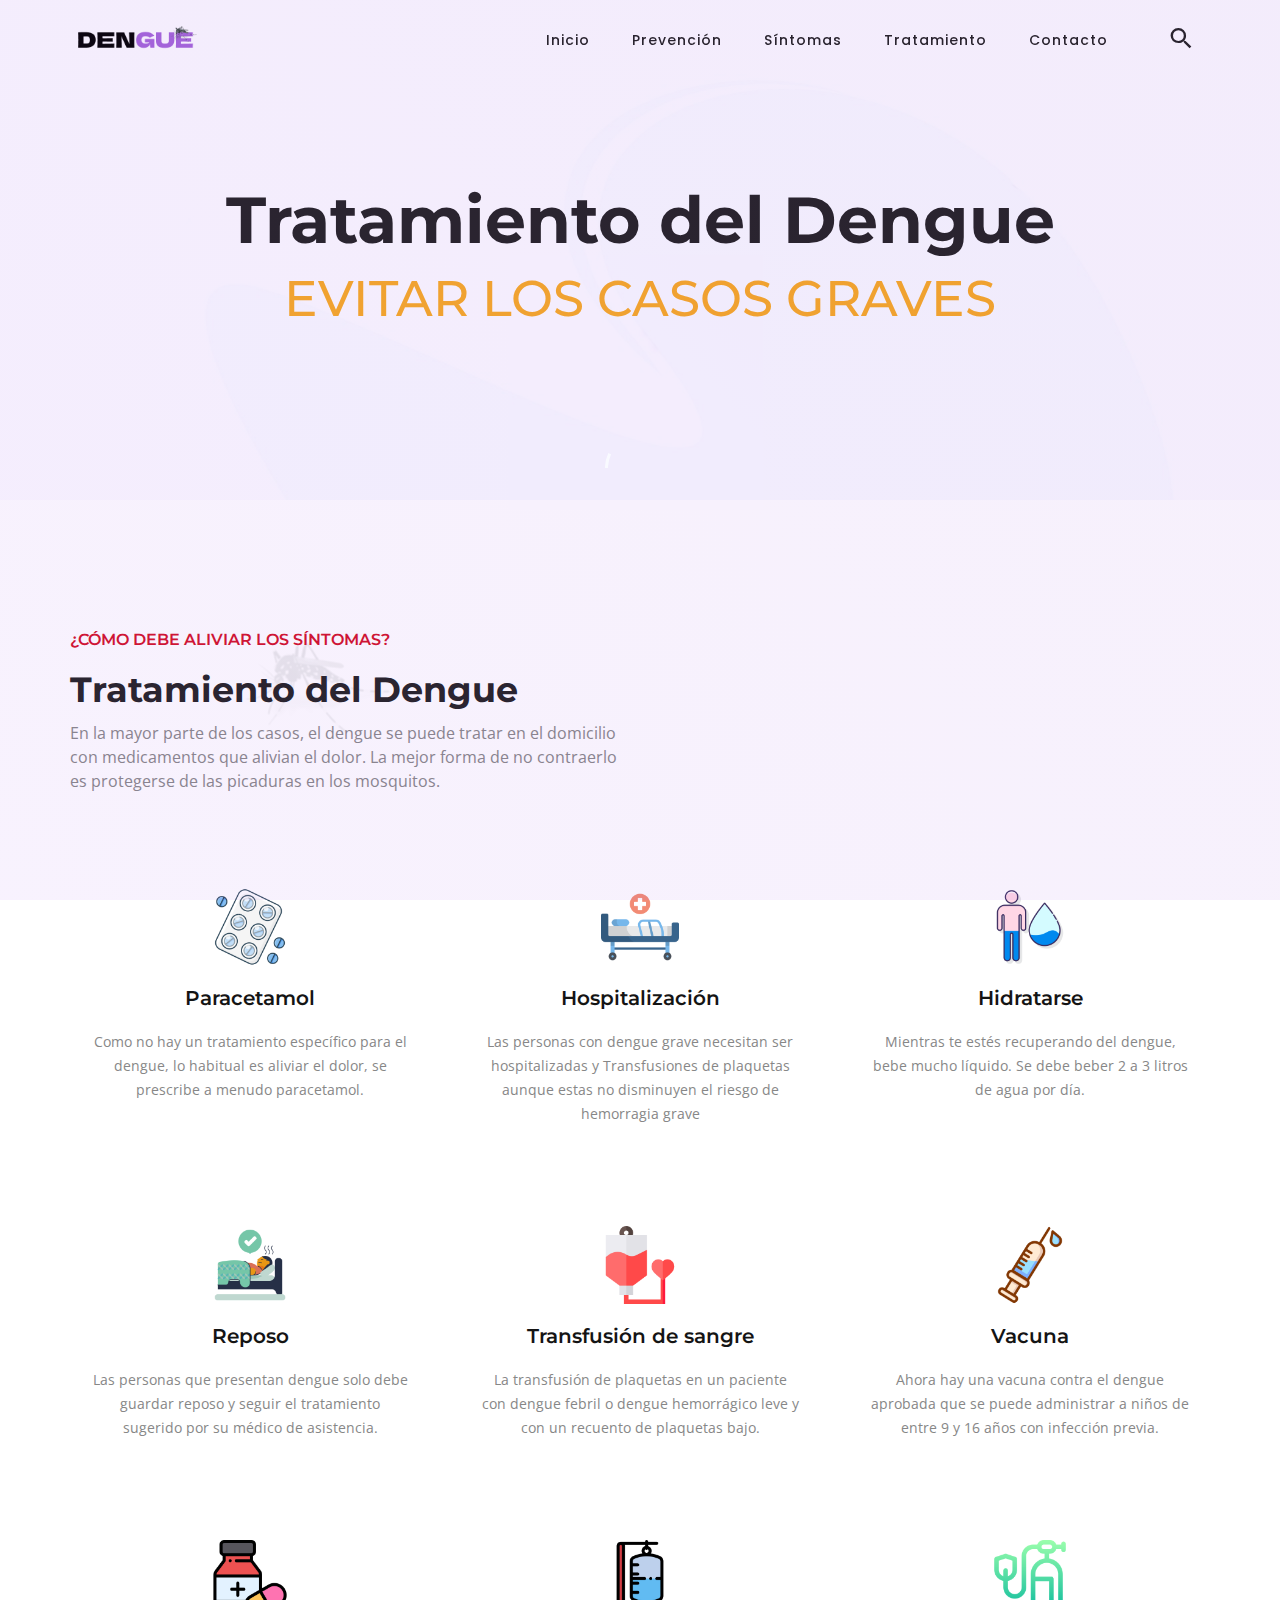
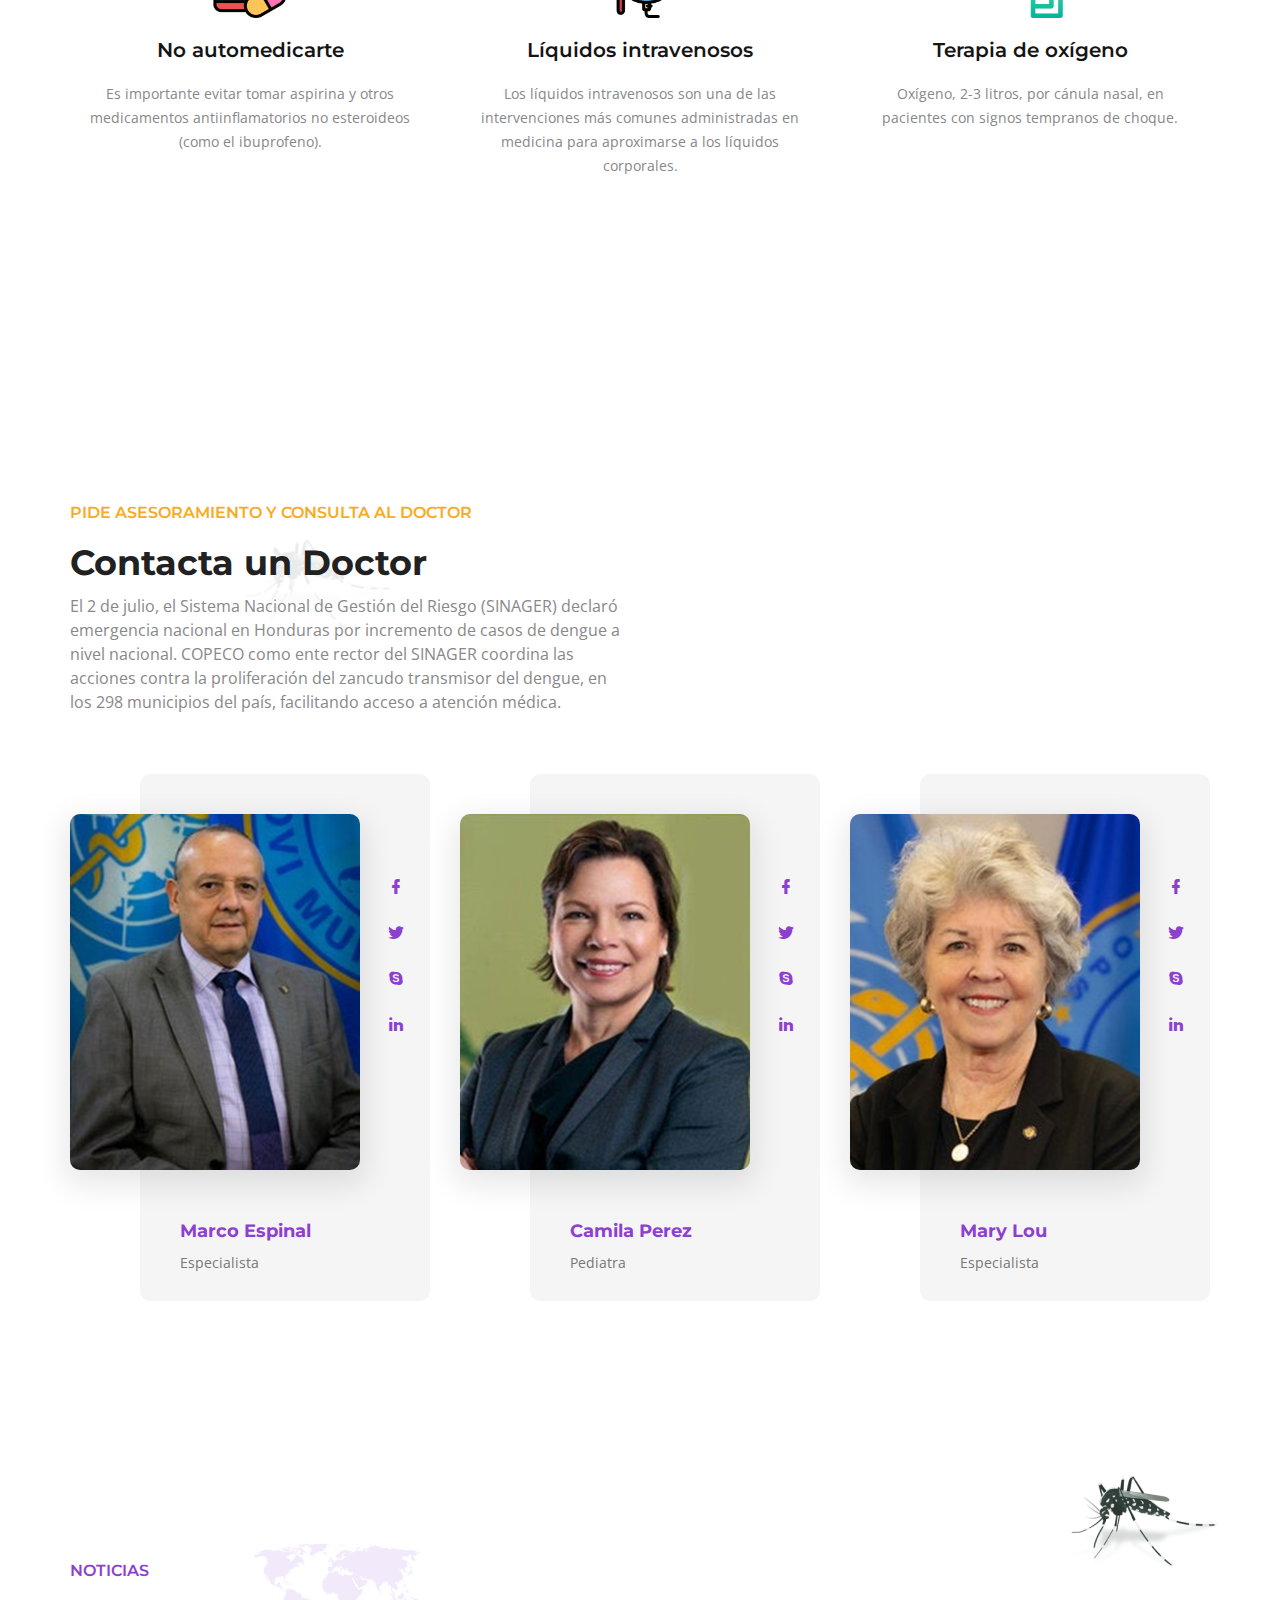
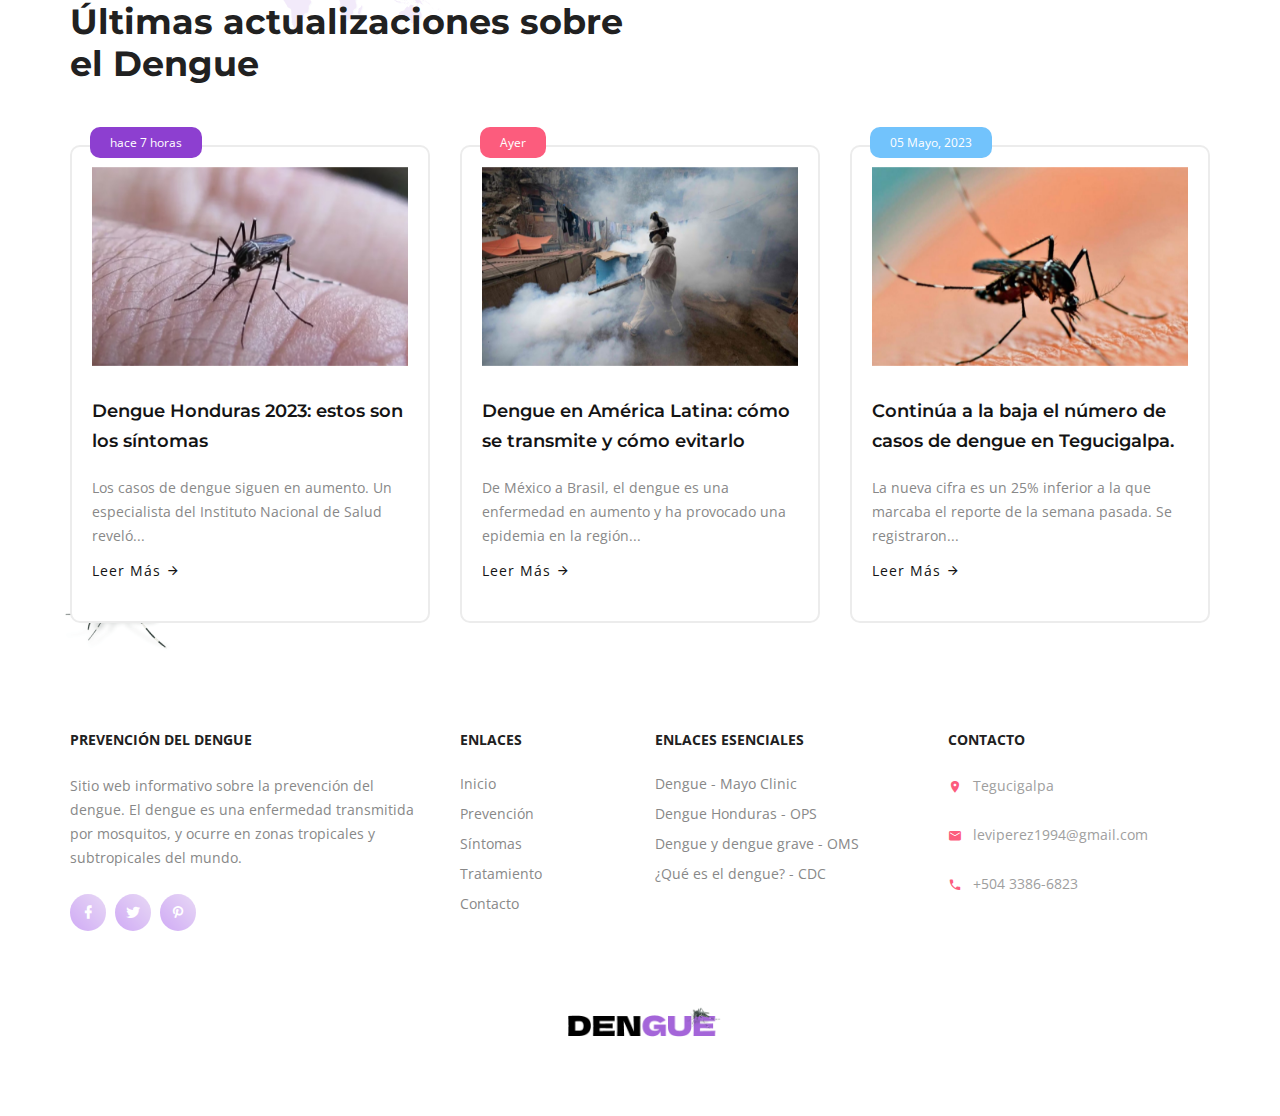
<file: tratamiento.html>
<!DOCTYPE html>
<html lang="es">
<head>
<meta charset="utf-8">
<meta name="viewport" content="width=device-width, initial-scale=1">
<meta http-equiv="X-UA-Compatible" content="IE=edge">
<meta name="description" content="Sitio web informativo sobre la prevención del dengue. El dengue es una enfermedad transmitida por mosquitos, y ocurre en zonas tropicales y subtropicales del mundo.">
<title>Dengue | Preveción y Tratamiento</title>

<link rel="shortcut icon" href="assets/images/favicon.ico">
<link rel="stylesheet" href="assets/css/master.min.css">
<link rel="stylesheet" href="assets/css/responsive.css">
</head>
<body>

<!--=== Loader Start ======-->
<div id="loader-overlay">
  <div class="loader">
    <div class="loader-inner"></div>
  </div>
</div>
<!--=== Loader End ======-->

<!--=== Wrapper Start ===-->
<div class="wrapper">

  <!--=== Header Start ===-->
  <nav class="navbar navbar-default navbar-fixed navbar-transparent white bootsnav on no-full">
    <!--=== Start Top Search ===-->
    <div class="fullscreen-search-overlay" id="search-overlay"> <a href="#" class="fullscreen-close" id="fullscreen-close-button"><i class="mdi mdi-close"></i></a>
      <div id="fullscreen-search-wrapper">
        <form method="get" id="fullscreen-searchform">
          <input type="text" name="buscar" value="" placeholder="Buscar..." id="fullscreen-search-input" class="search-bar-top">
          <i class="fullscreen-search-icon mdi mdi-magnify">
          <input value="" type="submit">
          </i>
        </form>
      </div>
    </div>
    <!--=== End Top Search ===-->

    <div class="container">
      <!--=== Start Atribute Navigation ===-->
      <div class="attr-nav">
        <ul>
        	<li class="search"><a href="#" id="search-button"><i class="mdi mdi-magnify"></i></a></li>
        </ul>
      </div>
      <!--=== End Atribute Navigation ===-->

      <!--=== Start Header Navigation ===-->
      <div class="navbar-header">
        <button type="button" class="navbar-toggle" data-toggle="collapse" data-target="#navbar-menu"> <i class="mdi mdi-menu"></i> </button>
        <div class="logo"> <a href="index.html"> <img class="logo logo-display" src="assets/images/logo.png" alt=""> <img class="logo logo-scrolled" src="assets/images/logo.png" alt=""> </a> </div>
      </div>
      <!--=== End Header Navigation ===-->

      <!--=== Collect the nav links, forms, and other content for toggling ===-->
      <div class="collapse navbar-collapse" id="navbar-menu">
        <ul class="nav navbar-nav navbar-right" data-in="fadeIn" data-out="fadeOut">
          <li><a class="page-scroll" href="index.html">Inicio</a></li>
          <li><a class="page-scroll" href="prevencion.html">Prevención</a></li>
          <li><a class="page-scroll" href="sintomas.html">Síntomas</a></li>
          <li><a class="page-scroll" href="tratamiento.html">Tratamiento</a></li>
          <li><a class="page-scroll" href="contacto.html">Contacto</a></li>
        </ul>
      </div>
      <!--=== /.navbar-collapse ===-->
    </div>
  </nav>
  <!--=== Header End ===-->

    <!--=== page-title-section start ===-->
    <section class="title-hero-bg" style="background-image: url(assets/images/background/bg-titulo.jpg);">
      <div class="parallax-overlay"></div>
      <div class="container">
        <div class="page-title text-center">
          <h1 class="dark-color">Tratamiento del Dengue</h1>
          <h4 class="text-uppercase mt-30 yellow-color">Evitar los casos graves</h4>
        </div>
      </div>
    </section>
    <!--=== page-title-section end ===-->

  <!--=== Transmission Start ===-->
  <section>
  	<div class="container">
  		<div class="row">
  			<div class="col-md-6 heading-style-one box-title-two text-left">
  				<h6 class="red-color text-uppercase">¿Cómo debe aliviar los síntomas?</h6>
  				<h2><span class="font-700">Tratamiento del Dengue</h2>
          <p>En la mayor parte de los casos, el dengue se puede tratar en el domicilio con medicamentos que alivian el dolor. La mejor forma de no contraerlo es protegerse de las picaduras en los mosquitos.</p>
  			</div>
  		</div>

      <div class="row mt-50">
  			<div class="col-md-4 main-service-box text-center col-sm-4 feature-box">
  				<i class="paracetamol-icono img-icon"></i>
  				<h4>Paracetamol</h4>
  				<p>Como no hay un tratamiento específico para el dengue, lo habitual es aliviar el dolor, se prescribe a menudo paracetamol.</p>
  			</div>
  			<div class="col-md-4 main-service-box text-center col-sm-4 feature-box">
  				<i class="hospitalizacion-icono img-icon"></i>
  				<h4>Hospitalización</h4>
  				<p>Las personas con dengue grave necesitan ser hospitalizadas y Transfusiones de plaquetas aunque estas no disminuyen el riesgo de hemorragia grave</p>
  			</div>
  			<div class="col-md-4 main-service-box text-center col-sm-4 feature-box">
  				<i class="hidratarse-icono img-icon"></i>
  				<h4>Hidratarse</h4>
  				<p>Mientras te estés recuperando del dengue, bebe mucho líquido. Se debe beber 2 a 3 litros de agua por día.</p>
  			</div>
  		</div>

      <div class="row">
  			<div class="col-md-4 main-service-box text-center col-sm-4 feature-box">
  				<i class="reposo-icono img-icon"></i>
  				<h4>Reposo</h4>
  				<p>Las personas que presentan dengue solo debe guardar reposo y seguir el tratamiento sugerido por su médico de asistencia.</p>
  			</div>
  			<div class="col-md-4 main-service-box text-center col-sm-4 feature-box">
  				<i class="trasfusion-icono img-icon"></i>
  				<h4>Transfusión de sangre</h4>
  				<p>La transfusión de plaquetas en un paciente con dengue febril o dengue hemorrágico leve y con un recuento de plaquetas bajo.</p>
  			</div>
  			<div class="col-md-4 main-service-box text-center col-sm-4 feature-box">
  				<i class="medicina-icono img-icon"></i>
  				<h4>Vacuna</h4>
  				<p>Ahora hay una vacuna contra el dengue aprobada que se puede administrar a niños de entre 9 y 16 años con infección previa.</p>
  			</div>
  		</div>
      

      <div class="row">
  			<div class="col-md-4 main-service-box text-center col-sm-4 feature-box">
  				<i class="medicina-2-icono img-icon"></i>
  				<h4>No automedicarte</h4>
  				<p>Es importante evitar tomar aspirina y otros medicamentos antiinflamatorios no esteroideos (como el ibuprofeno).</p>
  			</div>
  			<div class="col-md-4 main-service-box text-center col-sm-4 feature-box">
  				<i class="liquidos-icono img-icon"></i>
  				<h4>Líquidos intravenosos</h4>
  				<p>Los líquidos intravenosos son una de las intervenciones más comunes administradas en medicina para aproximarse a los líquidos corporales.</p>
  			</div>
  			<div class="col-md-4 main-service-box text-center col-sm-4 feature-box">
  				<i class="oxigeno-icono img-icon"></i>
  				<h4>Terapia de oxígeno</h4>
  				<p>Oxígeno, 2-3 litros, por cánula nasal, en pacientes con signos tempranos de choque.</p>
  			</div>
  		</div>
      
  	</div>
  </section>
  <!--=== Transmission End ===-->


  <!--=== Our Team Start ===-->
  <section id="doctor">
  	<div class="container">
  		<div class="row">
  			<div class="col-md-6 heading-style-one box-title-two text-left">
  				<h6 class="yellow-color text-uppercase">PIDE ASESORAMIENTO Y CONSULTA AL DOCTOR</h6>
  				<h2><span class="font-700">Contacta un Doctor</h2>
          <p>El 2 de julio, el Sistema Nacional de Gestión del Riesgo (SINAGER) declaró emergencia nacional en Honduras por incremento de casos de dengue a nivel nacional. COPECO como ente rector del SINAGER coordina las acciones contra la proliferación del zancudo transmisor del dengue, en los 298 municipios del país, facilitando acceso a atención médica.</p>
  			</div>
  		</div>

      <div class="row mt-50">
        <!-- Team Block -->
      		<div class="team-block col-lg-4 col-md-4 col-sm-12">
      			<div class="inner-box">
      				<ul class="social-icons">
      					<li><a href="#"><i class="mdi mdi-facebook"></i></a></li>
      					<li><a href="#"><i class="mdi mdi-twitter"></i></a></li>
      					<li><a href="#"><i class="mdi mdi-skype"></i></a></li>
      					<li><a href="#"><i class="mdi mdi-linkedin"></i></a></li>
      				</ul>
      				<div class="image">
      					<a href="#"><img src="assets/images/doctores/marco-espinal.jpg" alt="doctor marco-espinal" /></a>
      				</div>
      				<div class="lower-content">
      					<h3><a href="#">Marco Espinal</a></h3>
      					<div class="designation">Especialista</div>
      				</div>
      			</div>
      		</div>

      		<!-- Team Block -->
      		<div class="team-block col-lg-4 col-md-4 col-sm-12">
      			<div class="inner-box">
      				<ul class="social-icons">
      					<li><a href="#"><i class="mdi mdi-facebook"></i></a></li>
      					<li><a href="#"><i class="mdi mdi-twitter"></i></a></li>
      					<li><a href="#"><i class="mdi mdi-skype"></i></a></li>
      					<li><a href="#"><i class="mdi mdi-linkedin"></i></a></li>
      				</ul>
      				<div class="image">
      					<a href="#"><img src="assets/images/doctores/camila-perez.jpg" alt="Doctora Camila Perez" /></a>
      				</div>
      				<div class="lower-content">
      					<h3><a href="#">Camila Perez</a></h3>
      					<div class="designation">Pediatra</div>
      				</div>
      			</div>
      		</div>

      		<!-- Team Block -->
      		<div class="team-block col-lg-4 col-md-4 col-sm-12">
      			<div class="inner-box">
      				<ul class="social-icons">
      					<li><a href="#"><i class="mdi mdi-facebook"></i></a></li>
      					<li><a href="#"><i class="mdi mdi-twitter"></i></a></li>
      					<li><a href="#"><i class="mdi mdi-skype"></i></a></li>
      					<li><a href="#"><i class="mdi mdi-linkedin"></i></a></li>
      				</ul>
      				<div class="image">
      					<a href="#"><img src="assets/images/doctores/mary-lou.jpg" alt="Doctora Mary Lou" /></a>
      				</div>
      				<div class="lower-content">
      					<h3><a href="#">Mary Lou</a></h3>
      					<div class="designation">Especialista</div>
      				</div>
      			</div>
      		</div>

      </div>
  	</div>
  </section>
  <!--=== Our Team End ===-->


  <!--=== Blogs Start ===-->
  <section class="pb-0" id="blog">
    <div class="virus-box-1 shapes" data-opacity="0.2"></div>
  	<div class="virus-box-2 shapes" data-opacity="0.2"></div>
    <div class="container">
      <div class="row">
        <div class="col-md-6 heading-style-one box-title">
  				<h6 class="default-color text-uppercase">Noticias</h6>
  				<h2><span class="font-700">Últimas actualizaciones sobre el Dengue</span></h2>
  			</div>
  		</div>
      <div class="row mt-50">
        <div class="col-md-4">
          <div class="post">
            <div class="post-img"> <img class="img-responsive" src="assets/images/noticias/noticia-1.jpg" alt="noticia-1"/> </div>
            <div class="post-info">
              <h3><a href="blog-grid.html">Dengue Honduras 2023: estos son los síntomas</a></h3>
              <p>Los casos de dengue siguen en aumento. Un especialista del Instituto Nacional de Salud reveló...</p>
              <div class="date">hace 7 horas</div>
              <a class="readmore" href="#"><span>Leer Más <i class="eicon mdi mdi-arrow-right"></i></span></a> </div>
          </div>
        </div>
        <!--=== Post End ===-->

        <div class="col-md-4">
          <div class="post">
            <div class="post-img"> <img class="img-responsive" src="assets/images/noticias/noticia-2.jpg" alt="noticia-2"/> </div>
            <div class="post-info">
              <h3><a href="blog-grid.html">Dengue en América Latina: cómo se transmite y cómo evitarlo</a></h3>
              <p>De México a Brasil, el dengue es una enfermedad en aumento y ha provocado una epidemia en la región...</p>
              <div class="date pink-color">Ayer</div>
              <a class="readmore" href="#"><span>Leer Más <i class="eicon mdi mdi-arrow-right"></i></span></a> </div>
          </div>
        </div>
        <!--=== Post End ===-->

        <div class="col-md-4">
          <div class="post">
            <div class="post-img"> <img class="img-responsive" src="assets/images/noticias/noticia-3.jpg" alt="noticia-3"/> </div>
            <div class="post-info">
              <h3><a href="blog-grid.html">Continúa a la baja el número de casos de dengue en Tegucigalpa.</a></h3>
              <p>La nueva cifra es un 25% inferior a la que marcaba el reporte de la semana pasada. Se registraron...</p>
              <div class="date blue-color">05 Mayo, 2023</div>
              <a class="readmore" href="#"><span>Leer Más <i class="eicon mdi mdi-arrow-right"></i></span></a> </div>
          </div>
        </div>
        <!--=== Post End ===-->

      </div>
    </div>
  </section>
  <!--=== Blogs End ===-->

  <!--=== Footer Start ===-->
  <footer class="footer">
    <div class="footer-main">
      <div class="container">
        <div class="row">
          <div class="col-sm-6 col-md-4">
            <div class="widget widget-links">
              <h5 class="widget-title">Prevención del Dengue</h5>
              <div class="footer-about">
              	<p>Sitio web informativo sobre la prevención del dengue. El dengue es una enfermedad transmitida por mosquitos, y ocurre en zonas tropicales y subtropicales del mundo.  </p>
              	<ul class="social-media">
        				  <li><a href="#" class="mdi mdi-facebook"></a></li>
        				  <li><a href="#" class="mdi mdi-twitter"></a></li>
        				  <li><a href="#" class="mdi mdi-pinterest"></a></li>
        				</ul>
              </div>
            </div>
          </div>
          <div class="col-sm-6 col-md-2">
            <div class="widget widget-links">
              <h5 class="widget-title">Enlaces</h5>
              <ul>
                <li><a class="page-scroll" href="index.html">Inicio</a></li>
                <li><a class="page-scroll" href="prevention.html">Prevención</a></li>
                <li><a class="page-scroll" href="sintomas.html">Síntomas</a></li>
                <li><a class="page-scroll" href="tratamiento.html">Tratamiento</a></li>
                <li><a class="page-scroll" href="contacto.html">Contacto</a></li>
              </ul>
            </div>
          </div>
          <div class="col-sm-6 col-md-3">
            <div class="widget widget-links">
              <h5 class="widget-title">Enlaces Esenciales</h5>
              <ul>
                <li><a href="https://www.mayoclinic.org/es-es/diseases-conditions/dengue-fever/symptoms-causes/syc-20353078">Dengue - Mayo Clinic</a></li>
                <li><a href="https://www.paho.org/es/dengue-honduras">Dengue Honduras - OPS</a></li>
                <li><a href="https://www.who.int/es/news-room/fact-sheets/detail/dengue-and-severe-dengue">Dengue y dengue grave - OMS</a></li>
                <li><a href="https://www.cdc.gov/dengue/es/index.html">¿Qué es el dengue? - CDC</a></li>
              </ul>
            </div>
          </div>
          <div class="col-sm-6 col-md-3">
            <div class="widget widget-text">
              <h5 class="widget-title">Contacto</h5>
              <ul class="footer-contact">
              	<li><i class="mdi mdi-map-marker"></i> <p>Tegucigalpa</p></li>
                <li><i class="mdi mdi-email"></i> <p><a href="#">leviperez1994@gmail.com </a></p></li>
                <li><i class="mdi mdi-phone"></i> <p>+504 3386-6823</p></li>
              </ul>
            </div>
          </div>
        </div>
      </div>
    </div>
    <div class="footer-copyright">
      <div class="container">
       <div class="row">
        	<div class="col-md-2 col-md-offset-5">
        		<div class="logo-footer"><a href="index.html"><img class="img-responsive" src="assets/images/logo.png" alt="chaos-logo"/></a></div>
        	</div>
        </div>

      </div>
    </div>
  </footer>
  <!--=== Footer End ===-->

</div>
<!--=== Wrapper End ===-->

<!--=== Javascript Plugins ===-->
<script src="https://cdnjs.cloudflare.com/ajax/libs/jquery/1.12.0/jquery.min.js"></script>
<script src="assets/js/plugins.js"></script>
<script src="assets/js/master.min.js"></script>
<!--=== Javascript Plugins End ===-->

</body>
</html>
</file>
<file: assets/css/responsive.css>
@media (max-width:1024px){
	nav.navbar.bootsnav ul.nav > li > a {padding: 20px 7px;}
}

@media (min-width:768px){
	.testimonial-item h5{font-size: 16px;}
	.testimonial-item h6{font-size:14px;}

}

@media (max-width:991px){
	nav.navbar.bootsnav.navbar-fixed{height:auto;}
	nav.navbar.bootsnav.navbar-transparent .logo, .logo{text-align: center;display: inline-block;height: 60px;}
	nav .logo > a{padding-top: 12px;padding-bottom: 10px;}
	.footer-height {display: none;}
	.testimonial .slick-arrow {display: none;visibility: hidden;}
	[class*="col-"] > .team-member-container {margin-top: 20px;margin-bottom: 20px;}
	.text-sm-center{text-align:center;}
	.img-box{margin-bottom:25px;}
	.attr-nav > ul > li.side-menu {display: none;}
	.logo.logo-sm img{max-height: 40px;}
	.box-title:after{transform: translate(-50%, -180%);-webkit-transform: translate(-50%, -180%);
	-moz-transform: translate(-50%, -180%);}
	.welcome-style-two .thin-border-purple{margin-bottom: 20px;}
	.slick.testimonial-two{max-width: 100%;}
	.rounded-image{height:480px;}
	.rounded-image .hero-text h3{line-height:35px;}
	.cbp-l-filters-alignCenter .cbp-filter-item{margin-bottom: 15px;}
	#work h2, .cta h1{font-size: 25px;}
	.bubble-gradient-blue:after{transform: translate(-40%, -225%);-webkit-transform: translate(-40%, -225%);-moz-transform: translate(-40%, -225%);}
	.bubble-gradient-purple:after{transform: translate(-40%, -300%);-webkit-transform: translate(-40%, -300%);-moz-transform: translate(-10%, -300%);}
	.bubble-big-gradient-purple:after{right: -50%;}
	.bubble-sm-gradient-blue:after{display: none;}
	#myMap, #map-style-2, #map-style-3{position: relative;}
	.page-title h1{font-size: 45px;}
	.page-title h4{font-size:25px;line-height: 35px;}
	.portfolio-description .portfolio-title, .portfolio-description .portfolio-title.inner-title {font-size: 16px;margin-bottom: 0;}
	.portfolio-description h3:after {top: 23px;height: 3px;width: 50px;}
	.portfolio-description .links{font-size: 14px;}
	.logo-footer img{max-width: 25%;}
	.feature-box-rounded {margin: 0 auto 20px auto;display: block;float: none;}
	.blog-grid-slider .slick-prev{-webkit-transform: translateX(0px);-moz-transform: translateX(0px);transform: translateX(0px);}
	.team-block{margin-top: 10px;margin-bottom: 30px;}
}


@media (max-width:767px){
	.attr-nav-two{display:none;}
	.testimonial-item{padding-left: 15px;padding-right: 15px;}
	ul.social-top li a{padding-right:10px;}
	.col-inner.spacer {padding: 50px 20px;}
    .bg-flex-cover{min-height:300px;}
    .bg-flex{min-height: 400px;margin: -120px 0 60px;position: relative!important;z-index: 0;}
    nav.navbar.bootsnav.navbar-transparent.brand-center .navbar-brand{padding: 12px 15px;}
	.sm-spacer-mt-80{margin-top:80px;}
	nav.navbar.bootsnav.navbar-transparent.white ul.nav > li > a.nav-btn-default, nav.navbar.bootsnav ul.nav > li > a.nav-btn-default{margin: 20px 0 20px 0;}
	.img-box{margin-bottom:25px;}
	.feature-box {margin: 0 auto 20px auto;display: block;float: none;}
}



@media (min-width:767px) and (max-width:991px){
	.slider-bg .hero-text h1, .hero-text h1, .error-cover-bg h1, .coming-cover-bg h1 {font-size: 70px;}
	.feature-box, .counter, .copy-right, .post{margin-bottom:20px;}
	.copy-right, .footer-copyright ul.social-media{text-align:center;}
	.footer-copyright ul.social-media{float: none;}
	.col-about-right, .widget-list ul, ol {padding-left: 30px;}
	.right-col-rv{margin-top:50px;float: left;}
    .bg-flex-cover{min-height:350px;}
	.slider-bg .hero-text h1, .hero-text h1{font-size: 40px;}
	.slider-bg .hero-text h2, .hero-text h2{font-size: 30px;}
	.slider-bg .hero-text h3, .hero-text h3{font-size: 20px;line-height: 10px;}
	.triangle-yellow-big:after{margin-top: -25%;}
	.square-light-green-big{transform: translateY(200%);}
	.widget-contact {margin-bottom: 50px;}

}

@media (min-width:481px) and (max-width:766px){
	.slider-bg .hero-text h1, .hero-text h1, .error-cover-bg h1, .coming-cover-bg h1 {font-size: 70px!important;}
	.feature-box, .counter, .copy-right, .post{margin-bottom:20px;}
	.embed-container, .contact-us h3{margin-top:20px;}
	.copy-right, .footer-copyright ul.social-media{text-align:center;}
	.footer-copyright ul.social-media{float: none;}
	.widget-list ul, ol{padding-left:30px;}
	.right-col-rv{margin-top:50px;}
	.slider-bg .hero-text h1, .hero-text h1{font-size: 40px;}
	.slider-bg .hero-text h2, .hero-text h2{font-size: 30px;}
	.slider-bg .hero-text h3, .hero-text h3{font-size: 20px;line-height: 10px;}
}

@media (min-width:320px) and (max-width:480px){
	.slider-bg .hero-text h1, .hero-text h1{font-size: 40px;}
	.slider-bg .hero-text h2, .hero-text h2{font-size: 30px;}
	.slider-bg .hero-text h3, .hero-text h3{font-size: 20px;line-height: 10px;}
	.counter, .copy-right, .post{margin-bottom:20px;}
	.embed-container, .contact-us h3{margin-top:20px;}
	.copy-right, .footer-copyright ul.social-media{text-align:center;}
	.footer-copyright ul.social-media{float: none;}
	.right-col-rv{margin-top:50px;float: left;}
	.hero-text-sm h3{font-size:14px!important;}
	.hero-text-sm h5{font-size:12px!important;}
	.attr-nav > ul > li > a.btn{display:none;}
    .col-about-right {padding-left: 20px;}
	.col-about-left {padding-right: 20px;}
	.icon-tabs .nav-tabs > li {width:49%;}
	.text-xs-center{text-align:center;}
	.service-wrap {text-align:center;margin-top:25px;}
    .sm-spacer-mt-120{margin-top:120px;}
	.fullscreen-search-overlay #fullscreen-search-wrapper #fullscreen-searchform #fullscreen-search-input{width: 250px;font-size: 18px;min-width: 100%;}
	.fullscreen-search-overlay #fullscreen-search-wrapper #fullscreen-searchform .fullscreen-search-icon{top:20px;}
	.cbp-l-filters-alignCenter .cbp-filter-item, .cbp-l-filters-alignRight .cbp-filter-item{padding: 10px 25px;}
	.cbp .cbp-item.with-spacing.pt-110{padding-top: 0;}
	.call-us{margin-top: 0;}

}

@media (max-width:320px){
	.slider-bg .hero-text h2, .hero-text h2, .error-cover-bg h2, .coming-cover-bg h2 {font-size: 30px!important;}
	.slider-bg .hero-text h3, .hero-text h3, .error-cover-bg h3, .coming-cover-bg h3 {font-size: 20px!important;}
	.btn + .btn, .check-btns .btn + .btn{margin-left:0!important;margin-top:10px!important;}
}
</file>
<file: assets/css/master.min.css>
@import url(https://fonts.googleapis.com/css?family=Lato:300,400,700,900|Montserrat:100,200,300,400,600,700,800,900|Open+Sans:400,700|Poppins:400,500);@import url(../css/bootstrap.min.css);@import url(../css/custom-icons.min.css);@import url(../css/theme-icons.min.css);@import url(../css/cubeportfolio.css);@import url(../css/bootsnav.css);@import url(../css/slick.css);@import url(../css/animate.css);*,.loader-inner,:after,:before{box-sizing:border-box}body,p{font-weight:400}.loader,.mfp-bg{overflow:hidden}*,li>ul{padding:0}.mfp-wrap,.post .post-img img{-webkit-backface-visibility:hidden}.mfp-close,a,a:active,a:focus,a:hover{text-decoration:none}.hero-text,.mfp-container:before,.mfp-content,.portfolio-nav a>span i:before,a.readmore>span{vertical-align:middle}.blog-grid-slider .slick-next,.blog-grid-slider .slick-prev,.img-icon,.main-service-box,.navbar-nav li a,.testimonial .slick-dots li button,.testimonial-two .slick-dots li button,:after,:before,a,p a{-webkit-transition:.3s ease-in-out;-moz-transition:.3s ease-in-out;-ms-transition:.3s ease-in-out;-o-transition:.3s ease-in-out;transition:.3s ease-in-out}@-webkit-keyframes empty{0%{opacity:1}}@-moz-keyframes empty{0%{opacity:1}}@keyframes empty{0%{opacity:1}}@-webkit-keyframes fadeIn{0%{opacity:0}100%{opacity:1}}@-moz-keyframes fadeIn{0%{opacity:0}100%{opacity:1}}@keyframes fadeIn{0%{opacity:0}100%{opacity:1}}@-webkit-keyframes fadeOut{0%{opacity:1}100%{opacity:0}}@-moz-keyframes fadeOut{0%{opacity:1}100%{opacity:0}}@keyframes fadeOut{0%{opacity:1}100%{opacity:0}}@-webkit-keyframes backSlideOut{25%{opacity:.5;-webkit-transform:translateZ(-500px)}100%,75%{opacity:.5;-webkit-transform:translateZ(-500px) translateX(-200%)}}@-moz-keyframes backSlideOut{25%{opacity:.5;-moz-transform:translateZ(-500px)}100%,75%{opacity:.5;-moz-transform:translateZ(-500px) translateX(-200%)}}@keyframes backSlideOut{25%{opacity:.5;transform:translateZ(-500px)}100%,75%{opacity:.5;transform:translateZ(-500px) translateX(-200%)}}@-webkit-keyframes backSlideIn{0%,25%{opacity:.5;-webkit-transform:translateZ(-500px) translateX(200%)}75%{opacity:.5;-webkit-transform:translateZ(-500px)}100%{opacity:1;-webkit-transform:translateZ(0) translateX(0)}}@-moz-keyframes backSlideIn{0%,25%{opacity:.5;-moz-transform:translateZ(-500px) translateX(200%)}75%{opacity:.5;-moz-transform:translateZ(-500px)}100%{opacity:1;-moz-transform:translateZ(0) translateX(0)}}@keyframes backSlideIn{0%,25%{opacity:.5;transform:translateZ(-500px) translateX(200%)}75%{opacity:.5;transform:translateZ(-500px)}100%{opacity:1;transform:translateZ(0) translateX(0)}}@-webkit-keyframes scaleToFade{to{opacity:0;-webkit-transform:scale(.8)}}@-moz-keyframes scaleToFade{to{opacity:0;-moz-transform:scale(.8)}}@keyframes scaleToFade{to{opacity:0;transform:scale(.8)}}@-webkit-keyframes goDown{from{-webkit-transform:translateY(-100%)}}@-moz-keyframes goDown{from{-moz-transform:translateY(-100%)}}@keyframes goDown{from{transform:translateY(-100%)}}@-webkit-keyframes scaleUpFrom{from{opacity:0;-webkit-transform:scale(1.5)}}@-moz-keyframes scaleUpFrom{from{opacity:0;-moz-transform:scale(1.5)}}@keyframes scaleUpFrom{from{opacity:0;transform:scale(1.5)}}@-webkit-keyframes scaleUpTo{to{opacity:0;-webkit-transform:scale(1.5)}}@-moz-keyframes scaleUpTo{to{opacity:0;-moz-transform:scale(1.5)}}@keyframes scaleUpTo{to{opacity:0;transform:scale(1.5)}}@-webkit-keyframes scaleIn{from{-webkit-transform:translateY(-50%) scale(0)}to{-webkit-transform:translateY(-50%) scale(1)}}@-moz-keyframes scaleIn{from{-moz-transform:translateY(-50%) scale(0)}to{-moz-transform:translateY(-50%) scale(1)}}@keyframes scaleIn{from{-webkit-transform:translateY(-50%) scale(0);-moz-transform:translateY(-50%) scale(0);-ms-transform:translateY(-50%) scale(0);-o-transform:translateY(-50%) scale(0);transform:translateY(-50%) scale(0)}to{-webkit-transform:translateY(-50%) scale(1);-moz-transform:translateY(-50%) scale(1);-ms-transform:translateY(-50%) scale(1);-o-transform:translateY(-50%) scale(1);transform:translateY(-50%) scale(1)}}@-webkit-keyframes slideIn{from{opacity:0;-webkit-transform:translateX(-25px)}to{opacity:1;-webkit-transform:translateX(0)}}@-moz-keyframes slideIn{from{opacity:0;-moz-transform:translateX(-25px)}to{opacity:1;-moz-transform:translateX(0)}}@keyframes slideIn{from{opacity:0;-webkit-transform:translateX(-25px);-moz-transform:translateX(-25px);-ms-transform:translateX(-25px);-o-transform:translateX(-25px);transform:translateX(-25px)}to{opacity:1;-webkit-transform:translateX(0);-moz-transform:translateX(0);-ms-transform:translateX(0);-o-transform:translateX(0);transform:translateX(0)}}#loader-overlay{width:100%;height:100vh;background:#a158ed;background:-moz-linear-gradient(47deg,#a158ed 0,#8d3fd0 100%);background:-webkit-linear-gradient(47deg,#a158ed 0,rgba(141,63,1) 100%);background:linear-gradient(47deg,#a158ed 0,#8d3fd0 100%);position:fixed;z-index:999999}.loader{width:70px;height:35px;position:absolute;top:calc(50% - 17px);left:calc(50% - 35px)}.logo,.wrapper,body,figure,html,section{position:relative}.loader-inner{width:70px;height:70px;border-style:solid;border-color:#fff #fff transparent transparent;border-radius:50%;animation:3s ease-in-out infinite rotate;transform:rotate(-200deg)}@keyframes rotate{0%,100%{border-width:10px}25%,75%{border-width:3px}50%{transform:rotate(115deg);border-width:10px}}@-webkit-keyframes fadeTop{from{opacity:0;-webkit-transform:translate3d(0,10%,0);transform:translate3d(0,10%,0)}to{opacity:1;-webkit-transform:none;transform:none}}@keyframes fadeTop{from{opacity:0;-webkit-transform:translate3d(0,10%,0);transform:translate3d(0,10%,0)}to{opacity:1;-webkit-transform:none;transform:none}}@-webkit-keyframes fadeLeft{from{opacity:0;-webkit-transform:translate3d(-10%,0,0);transform:translate3d(-10%,0,0)}to{opacity:1;-webkit-transform:none;transform:none}}@keyframes fadeLeft{from{opacity:0;-webkit-transform:translate3d(-10%,0,0);transform:translate3d(-10%,0,0)}to{opacity:1;-webkit-transform:none;transform:none}}@-webkit-keyframes fadeRight{from{opacity:0;-webkit-transform:translate3d(10%,0,0);transform:translate3d(10%,0,0)}to{opacity:1;-webkit-transform:none;transform:none}}@keyframes fadeRight{from{opacity:0;-webkit-transform:translate3d(10%,0,0);transform:translate3d(10%,0,0)}to{opacity:1;-webkit-transform:none;transform:none}}::selection{background-color:#212121;color:#fff}*{margin:0;min-height:0;min-width:0}body,html{height:100%}body{color:#878787;background:#fff;font-size:16px;font-family:'Open Sans',sans-serif}.mark,mark,nav.navbar.bootsnav ul.nav>li>a.btn-color,nav.navbar.bootsnav.navbar-transparent.white ul.nav>li>a.btn-color{background-color:#1de9b6}.wrapper{z-index:20;overflow-x:hidden}.eicon{display:inline-block;font-style:normal!important;font-weight:400!important;font-variant:normal!important;text-transform:none!important;speak:none;line-height:1;-webkit-font-smoothing:antialiased;-moz-osx-font-smoothing:grayscale}.btn,.portfolio-right .project-detail-box li,.portfolio-right .project-type-list li,.upper-case{text-transform:uppercase}h1,h2,h3,h4,h5,h6{color:#212121;margin:20px 0 10px;font-style:normal;font-family:Montserrat,sans-serif}.h1,.h2,.h3,.h4,.h5,.h6,h1,h2,h3,h4,h5,h6{line-height:1.2em}h1{font-size:48px}h2{font-size:35px}.page-title h5,h3{font-size:25px}h4{font-size:18px}.footer,.heading-style-one p,h5{font-size:16px}h6{font-size:12px}.mfp-preloader a:hover,.team-block .inner-box:hover .lower-content .designation,.team-block .inner-box:hover .lower-content h3 a,.team-block .inner-box:hover .social-icons li a,h1 a,h2 a,h3 a,h4 a,h5 a,h6 a{color:#fff}a:focus,a:hover,p a:hover{color:#1a237e}p{letter-spacing:normal;line-height:24px;color:#888;font-family:'Open Sans',sans-serif}.box-wrap span,.btn,label{font-family:Montserrat,sans-serif}a:active,a:focus,a:hover{outline:0}ul{list-style:disc}li>ul{margin-left:15px}figure{margin-bottom:6px}img{height:auto;max-width:100%}.mark,mark{color:#fff}.feature-box-rounded h4 a,.portfolio-nav a>span:hover,label{color:#212121}hr{border:0;height:5px;width:80px;margin:20px auto}textarea{resize:none}label{margin-bottom:10px;font-weight:500;font-size:13px}input[type=color]:focus,input[type=date]:focus,input[type=email]:focus,input[type=number]:focus,input[type=password]:focus,input[type=search]:focus,input[type=tel]:focus,input[type=text]:focus,input[type=time]:focus,input[type=url]:focus,textarea:focus{border-color:none;box-shadow:none;outline:0}section{padding-top:130px;padding-bottom:130px;z-index:10;background-color:transparent}.navbar-nav{float:right;margin:0;padding:0 10px}nav.navbar.bootsnav.navbar-transparent .logo{position:relative;z-index:110;display:table;height:80px;-webkit-transition:.3s;transition:.3s}.brand-center .logo,nav.navbar.bootsnav.navbar-transparent.brand-center .logo{display:block;max-width:200px;text-align:center;margin:0 auto}.logo{z-index:110;display:table;height:60px;-webkit-transition:.3s;transition:.3s}.logo img{max-height:33px;-webkit-transition:.5s;transition:.5s;display:block}.v-align-middle,nav .logo>a{display:table-cell;vertical-align:middle}.logo-footer img,.navbar-scrollspy .logo img{text-align:center;margin:0 auto}nav.bootsnav.navbar-sidebar ul.nav{margin:0 0 30px}nav.navbar.bootsnav ul.nav>li>a.btn-color:active,nav.navbar.bootsnav ul.nav>li>a.btn-color:focus,nav.navbar.bootsnav ul.nav>li>a.btn-color:hover,nav.navbar.bootsnav.navbar-transparent.white ul.nav>li>a.btn-color:active,nav.navbar.bootsnav.navbar-transparent.white ul.nav>li>a.btn-color:focus,nav.navbar.bootsnav.navbar-transparent.white ul.nav>li>a.btn-color:hover{background-color:#283593}.navbar-nav>li>.dropdown-menu{margin-top:2px}.hero-text h1{font-size:100px;line-height:1}.hero-text h2{font-size:80px}.hero-text h3{font-size:60px;line-height:35px}.hero-text h4{font-size:30px;line-height:25px}.hero-text h5{font-size:19px;line-height:20px}.hero-text h6{font-size:14px;line-height:16px}.hero-text p{display:inline-block;float:left;margin-right:10px;margin-top:20px}.white-bg{background-color:#fff}.light-bg{background-color:#f7f5ff}.fixed-bg{background-attachment:fixed!important}.parallax-overlay{background:rgba(255,255,255,.6);width:100%;height:100%;position:absolute;z-index:-1;top:0;left:0}.hero-text-wrap.gradient-overlay{position:absolute;z-index:1;background:#a158ed;background:-moz-linear-gradient(47deg,#a158ed 0,rgba(141,63,208,.39539565826330536) 100%);background:-webkit-linear-gradient(47deg,#a158ed 0,rgba(141,63,208,.39539565826330536) 100%);background:linear-gradient(47deg,#a158ed 0,rgba(141,63,208,.39539565826330536) 100%)}.gradient-overlay{background:#a158ed;background:-moz-linear-gradient(47deg,#a158ed 0,rgba(141,63,208,.39539565826330536) 100%);background:-webkit-linear-gradient(47deg,#a158ed 0,rgba(141,63,208,.39539565826330536) 100%);background:linear-gradient(47deg,#a158ed 0,rgba(141,63,208,.39539565826330536) 100%);width:100%;height:100%;position:absolute;z-index:-1;top:0;left:0}.box-title,.box-title-two,.box-wrap,.relative,.team-block,.welcome-style-two{position:relative}.parallax-bg{background-size:cover;-webkit-background-size:cover;-moz-background-size:cover;-o-background-size:cover;background-repeat:no-repeat;background-position:50% 50%;width:100%;height:100%}.heading-style-one h6{margin-top:0;font-weight:600;font-size:16px}.thin-borders{height:1px;width:80px}.thin-border-purple{background-color:#6a82fb}.welcome-style-two{width:100%;float:left}.welcome-style-two .thin-border-purple{margin-top:10px;margin-right:20px}.welcome-style-two p{width:80%}.box-title:after{transform:translate(-50%,-120%);-webkit-transform:translate(-50%,-120%);-moz-transform:translate(-50%,-120%);background:url(../images/svg/mapa.svg) no-repeat;width:190.12px!important;height:92.94px!important;top:70%!important}.box-title-two:after{background:url(../images/dengue/mosquito.png) no-repeat;transform:translate(-50%,-50%);-webkit-transform:translate(-50%,-50%);-moz-transform:translate(-50%,-50%)}.box-title-two:after,.box-title:after{content:'';position:absolute;top:50%;left:50%;width:207px;height:207px;z-index:-1;opacity:.1}.img-icon{margin:0 auto;width:78px;height:78px;text-align:center;display:block}.box-wrap,.feature-box i,.main-service-box h4,.main-service-box-2 h4,.mb-20{margin-bottom:20px}.virus-icon{background:url(../images/virus-icon.svg) 0 0/cover no-repeat}.medicina-icono{background:url(../images/dengue/medicina.png) 0 0/cover no-repeat}.enfermo-icono{background:url(../images/dengue/enfermo.png) 0 0/cover no-repeat}.paracetamol-icono{background:url(../images/dengue/paracetamol.png) 0 0/cover no-repeat}.vomitos-icono{background:url(../images/dengue/vomitos.png) 0 0/cover no-repeat}.ojos-icono{background:url(../images/dengue/dolor-ojos.png) 0 0/cover no-repeat}.glandulas-icono{background:url(../images/dengue/glandulas-inflamadas.png) 0 0/cover no-repeat}.reposo-icono{background:url(../images/dengue/reposo.png) 0 0/cover no-repeat}.medicina-2-icono{background:url(../images/dengue/medicinas.png) 0 0/cover no-repeat}.oxigeno-icono{background:url(../images/dengue/oxigeno.png) 0 0/cover no-repeat}.liquidos-icono{background:url(../images/dengue/liquidos.png) 0 0/cover no-repeat}.trasfusion-icono{background:url(../images/dengue/transfusion.png) 0 0/cover no-repeat}.sangrado-icono{background:url(../images/dengue/sangrado.png) 0 0/cover no-repeat}.sarpullido-icono{background:url(../images/dengue/sarpullido.png) 0 0/cover no-repeat}.encias-icono{background:url(../images/dengue/encias.png) 0 0/cover no-repeat}.hospitalizacion-icono{background:url(../images/dengue/hospitalizacion.png) 0 0/cover no-repeat}.hidratarse-icono{background:url(../images/dengue/hidratarse.png) 0 0/cover no-repeat}.phone-icon{background:url(../images/phone-icon.svg) 0 0/cover no-repeat}.address-icon{background:url(../images/address-icon.svg) 0 0/cover no-repeat}.email-icon{background:url(../images/email-icon.svg) 0 0/cover no-repeat}.feature-box-rounded h4 a:hover,.main-service-box p a:hover,.pink-color,.post-info a:hover{color:#fc5c7d}.feature-box-rounded{background-color:#fff;border-radius:10px;-webkit-border-radius:10px;-moz-border-radius:10px;padding:30px;-webkit-box-shadow:-1px 0 43px 0 rgba(0,0,0,.14);-moz-box-shadow:-1px 0 43px 0 rgba(0,0,0,.14);box-shadow:-1px 0 43px 0 rgba(0,0,0,.14)}.feature-box .btn.btn-sm{font-size:12px!important;font-weight:400;text-transform:capitalize}.feature-box .btn-pink{color:#fff;border-color:#ec407a;background-color:#ec407a}.feature-box .btn-pink:active,.feature-box .btn-pink:focus,.feature-box .btn-pink:hover{background-color:#db346d;border-color:#db346d;color:#fff}.feature-box .btn-purple{color:#fff;border-color:#6a82fb;background-color:#6a82fb}.feature-box .btn-purple:active,.feature-box .btn-purple:focus,.feature-box .btn-purple:hover{background-color:#546ef1;border-color:#546ef1;color:#fff}.main-service-box,.main-service-box-2{padding:35px;margin-bottom:20px}.main-service-box i{font-size:40px}.main-service-box h4{font-size:20px;color:#141414;font-weight:600;margin-top:0}.main-service-box p,.main-service-box-2 p{font-size:14px;color:#878787}.main-service-box p a{color:#878787}.main-service-box:hover{background-color:transparent;-webkit-box-shadow:0 0 30px 5px rgba(0,0,0,.16);-moz-box-shadow:0 0 30px 5px rgba(0,0,0,.16);box-shadow:0 0 30px 5px rgba(0,0,0,.16);border-radius:10px;-webkit-border-radius:10px;-moz-border-radius:10px}.main-service-box-2 i img{margin:0 auto;width:85px;height:85px;text-align:center;display:block;position:relative;background-color:#f5f5f5;border-radius:100px;-webkit-border-radius:100px;-moz-border-radius:100px;padding:15px}.box-wrap .img-wrp,.box-wrap span{border-radius:100px;display:block}.main-service-box-2 h4{font-size:20px;color:#141414;font-weight:600;margin-top:20px}.main-service-box-2 a{font-size:14px;color:#d31027;-webkit-transition:.6s ease-in-out;-moz-transition:.6s ease-in-out;-ms-transition:.6s ease-in-out;-o-transition:.6s ease-in-out;transition:.6s ease-in-out;display:block}.main-service-box-2 a:hover{color:#d31027;transform:translateX(10px)}.box-wrap{margin-top:20px}.absolute,.box-wrap span,.shapes{position:absolute}.box-wrap .img-wrp{width:120px;height:120px;margin:0 auto;background-color:#fff;box-shadow:0 4px 35px 0 rgba(70,86,117,.15)}.box-wrap .img-wrp .img-responsive{border-radius:50%}.box-wrap h4{font-size:16px;color:#212121;font-weight:600;margin-top:20px}.box-wrap span{top:0;left:25px;background-color:#8d3fd0;color:#fff;text-align:center;font-size:12px;line-height:20px;font-weight:600;width:22px;height:22px}.mfp-fade.mfp-bg.mfp-removing,[data-opacity="0"]{opacity:0}.accordion-color .panel-default>.panel-heading+.panel-collapse>.panel-body p a:hover,.accordion-color .panel-default>.panel-heading+.panel-collapse>.panel-body ul li a:hover,.btn.disabled,.btn[disabled],.mfp-arrow:focus,.mfp-arrow:hover,.mfp-close:focus,.mfp-close:hover,.slick-next:focus:before,.slick-next:hover:before,.slick-prev:focus:before,.slick-prev:hover:before,.testimonial .slick-next:focus:before,.testimonial .slick-next:hover:before,.testimonial .slick-prev:focus:before,.testimonial .slick-prev:hover:before,[data-opacity="1"],fieldset[disabled] .btn{opacity:1}.shapes{-moz-transition:.3s;-webkit-transition:.3s;-o-transition:.3s;transition:.3s;z-index:-1}.hexagon-gradient-left{left:-10%;top:10%;width:302px;height:306px;background:url(../images/hexagon-gradient-left.svg) no-repeat}.triangle-light-blue{right:-7%;bottom:0;width:218px;height:236px;background:url(../images/triangle-light-blue.svg) no-repeat}.virus-box-1,.virus-box-2{background:url(../images/dengue/mosquito.png) no-repeat}.virus-box-1{left:5%;bottom:-23%;width:276px;height:276px}.virus-box-2{right:-7%;top:2%;width:300px;height:300px}input.form-control::-webkit-input-placeholder{color:#212121;font-size:12px;font-family:Montserrat,sans-serif;font-weight:600}input.form-control::-moz-placeholder{color:#212121;font-size:12px;font-family:Montserrat,sans-serif;font-weight:600}input.form-control:-ms-input-placeholder{color:#212121;font-size:12px;font-family:Montserrat,sans-serif;font-weight:600}input.form-control:-moz-placeholder{color:#212121;font-size:12px;font-family:Montserrat,sans-serif;font-weight:600}textarea.form-control::-webkit-input-placeholder{color:#212121;font-size:12px;font-family:Montserrat,sans-serif;font-weight:600}textarea.form-control::-moz-placeholder{color:#212121;font-size:12px;font-family:Montserrat,sans-serif;font-weight:600}textarea.form-control:-ms-input-placeholder{color:#212121;font-size:12px;font-family:Montserrat,sans-serif;font-weight:600}textarea.form-control:-moz-placeholder{color:#212121;font-size:12px;font-family:Montserrat,sans-serif;font-weight:600}input.search-bar-top::-webkit-input-placeholder{color:#fff!important}input.search-bar-top::-moz-placeholder{color:#fff!important}input.search-bar-top:-ms-input-placeholder{color:#fff!important}input.search-bar-top:-moz-placeholder{color:#fff!important}.text-left{text-align:left}.font-600{font-weight:600}.font-700{font-weight:700}.font-800{font-weight:800}.default-color{color:#8d3fd0!important}.dark-color,.dark-color h1,.dark-color h2,.dark-color h3,.dark-color h4,.dark-color h5,.dark-color h6,.dark-color p{color:#212121!important}.blue-color{color:#41a4f7}.green-color{color:#8cc34c}.yellow-color{color:#f8aa22}.red-color{color:#d31027}.mt-30,.project-type-list{margin-top:30px}.mt-50,.portfolio-right .project-detail-box.mt-50{margin-top:50px}.mt-100{margin-top:100px}.pt-70{padding-top:70px}.pt-200{padding-top:200px}.pb-0{padding-bottom:0}.pb-70{padding-bottom:70px}.pb-200{padding-bottom:200px}.center-layout{display:table;table-layout:fixed;height:100%;width:100%;position:relative}.mfp-bg,.mfp-wrap{position:fixed;left:0;top:0;height:100%}.remove-margin{margin:0!important}.img-responsive{width:100%}.btn,.form-control,.form-control:focus,.form-control:hover{-webkit-box-shadow:none;box-shadow:none}button:focus{outline:0!important}.btn{font-size:11px;font-weight:700;color:#35383c;background-color:transparent;line-height:1;letter-spacing:1px;padding:8px 10px 7px;margin:0 0 10px;transition:.35s cubic-bezier(.4, 0, .2, 1);transform:translateY(0);border-radius:4px;border:0}.project-info li,.project-title{letter-spacing:2px;text-transform:uppercase}.btn.focus,.btn:focus,.btn:hover{transform:translateY(-5px)}.btn.btn-animated-none,.btn.btn-animated-none.focus,.btn.btn-animated-none:focus,.btn.btn-animated-none:hover{transform:none}.btn+.btn,.portfolio-nav a.next i{margin-left:10px}.btn:focus,.btn:focus:active{outline:0}.btn-circle{border-radius:100px}.btn.active,.btn:active{outline:0;background-image:none;-webkit-box-shadow:none;box-shadow:none}.btn.btn-md{padding:15px 35px;font-size:11px}.btn.btn-sm{padding:16px 24px;font-size:9px}.has-error .form-control:focus{border-color:#843534;-webkit-box-shadow:none;box-shadow:none}.btn-color{color:#fff;border-color:#a158ed;background-color:#a158ed}.btn-color:active,.btn-color:focus,.btn-color:hover{background-color:#8d3fd0;border-color:#8d3fd0;color:#fff}.btn-green{color:#fff;border:2px solid #8bc34a;background-color:#8bc34a}.btn-green:active,.btn-green:focus,.btn-green:hover{background-color:#8bc34a;border-color:#8bc34a;color:#fff}.icon{margin-left:6px}.feature-box{float:left}.feature-box .pull-left{width:15%}.counter-wrap{margin:25px 0;text-align:center}.counter-wrap h2{margin:15px 0 20px;font-size:60px;line-height:50px;text-align:center;color:#8d3fd0;font-family:'Open Sans',sans-serif;font-weight:700}.counter-wrap h3,.mfp-close,.portfolio-nav a>span,.project-info li,.project-info li span,.project-title{font-family:Montserrat,sans-serif}.counter-wrap h3{margin:0;font-size:25px;line-height:18px;text-align:center;color:#212121;font-weight:600}.mfp-bg{width:100%;z-index:1042;background:#000;opacity:.9}.mfp-wrap{width:100%;z-index:1043;outline:0}.mfp-container{text-align:center;position:absolute;width:100%;height:100%;left:0;top:0;padding:0 8px;-webkit-box-sizing:border-box;-moz-box-sizing:border-box;box-sizing:border-box}.mfp-container:before{content:'';display:inline-block;height:100%}.mfp-align-top .mfp-container:before,.mfp-hide,.mfp-loading.mfp-figure,.mfp-s-error .mfp-content,.mfp-s-ready .mfp-preloader{display:none}.mfp-content{position:relative;display:inline-block;margin:0 auto;text-align:left;z-index:1045}.mfp-ajax-holder .mfp-content,.mfp-inline-holder .mfp-content{width:100%;cursor:auto}.mfp-ajax-cur{cursor:progress}.mfp-zoom-out-cur,.mfp-zoom-out-cur .mfp-image-holder .mfp-close{cursor:-moz-zoom-out;cursor:-webkit-zoom-out;cursor:zoom-out}.mfp-gallery .mfp-image-holder .mfp-figure,.mfp-zoom{cursor:pointer}.mfp-zoom{cursor:-webkit-zoom-in;cursor:-moz-zoom-in;cursor:zoom-in}.mfp-auto-cursor .mfp-content{cursor:auto}.mfp-arrow,.mfp-close,.mfp-counter,.mfp-preloader{-webkit-user-select:none;-moz-user-select:none;user-select:none}.mfp-preloader{color:#ccc;position:absolute;top:50%;width:auto;text-align:center;margin-top:-.8em;left:8px;right:8px;z-index:1044}.mfp-preloader a{color:#ccc}button.mfp-arrow,button.mfp-close{overflow:visible;cursor:pointer;background:0 0;border:0;-webkit-appearance:none;display:block;outline:0;padding:0;z-index:1046;-webkit-box-shadow:none;box-shadow:none}.mfp-figure:after,.mfp-iframe-scaler iframe{box-shadow:0 0 8px rgba(0,0,0,.6);position:absolute;left:0}button::-moz-focus-inner{padding:0;border:0}.mfp-close{width:44px;height:44px;line-height:44px;position:absolute;right:0;top:0;text-align:center;opacity:.65;padding:0 0 18px 10px;color:#fff;font-style:normal;font-size:28px}.mfp-close:active{top:1px}.mfp-close-btn-in .mfp-close{color:#333}.mfp-iframe-holder .mfp-close,.mfp-image-holder .mfp-close{color:#fff;right:-6px;text-align:right;padding-right:6px;width:100%}.mfp-counter{position:absolute;top:0;right:0;color:#ccc;font-size:12px;line-height:18px;white-space:nowrap}.mfp-figure,img.mfp-img{line-height:0}.mfp-arrow{position:absolute;opacity:.65;margin:-55px 0 0;top:50%;padding:0;width:90px;-webkit-tap-highlight-color:transparent}.mfp-arrow:active{margin-top:-54px}.mfp-arrow .mfp-a,.mfp-arrow .mfp-b,.mfp-arrow:after,.mfp-arrow:before{content:'';display:block;width:0;height:0;position:absolute;left:0;top:0;margin-top:35px;margin-left:35px;border:inset transparent}.mfp-arrow .mfp-a,.mfp-arrow:after{border-top-width:13px;border-bottom-width:13px;top:8px}.mfp-arrow .mfp-b,.mfp-arrow:before{border-top-width:21px;border-bottom-width:21px;opacity:.7}.mfp-arrow-left{left:0}.mfp-arrow-left .mfp-a,.mfp-arrow-left:after{border-right:17px solid #fff;margin-left:31px}.mfp-arrow-left .mfp-b,.mfp-arrow-left:before{margin-left:25px;border-right:27px solid #3f3f3f}.blog-grid-slider .slick-next,.mfp-arrow-right{right:0}.mfp-arrow-right .mfp-a,.mfp-arrow-right:after{border-left:17px solid #fff;margin-left:39px}.mfp-arrow-right .mfp-b,.mfp-arrow-right:before{border-left:27px solid #3f3f3f}.mfp-iframe-holder{padding-top:40px;padding-bottom:40px}.mfp-iframe-holder .mfp-content{line-height:0;width:100%;max-width:900px}.mfp-image-holder .mfp-content,img.mfp-img{max-width:100%}.mfp-iframe-holder .mfp-close{top:-40px}.mfp-iframe-scaler{width:100%;height:0;overflow:hidden;padding-top:56.25%}.mfp-iframe-scaler iframe{display:block;top:0;width:100%;height:100%;background:#000}.mfp-figure:after,img.mfp-img{width:auto;height:auto;display:block}img.mfp-img{-webkit-box-sizing:border-box;-moz-box-sizing:border-box;box-sizing:border-box;margin:0 auto;padding:40px 0 0}.mfp-figure:after{content:'';top:40px;bottom:40px;right:0;z-index:-1;background:#444}.mfp-figure small{color:#bdbdbd;display:block;font-size:12px;line-height:14px}.mfp-figure figure{margin:0}.mfp-bottom-bar{margin-top:-36px;position:absolute;top:100%;left:0;width:100%;cursor:auto;display:none}.mfp-title{text-align:left;line-height:18px;color:#f3f3f3;word-wrap:break-word;padding-right:36px}@media screen and (max-width:800px) and (orientation:landscape),screen and (max-height:300px){.mfp-img-mobile .mfp-image-holder{padding-left:0;padding-right:0}.mfp-img-mobile .mfp-bottom-bar:empty,.mfp-img-mobile img.mfp-img{padding:0}.mfp-img-mobile .mfp-figure:after{top:0;bottom:0}.mfp-img-mobile .mfp-figure small{display:inline;margin-left:5px}.mfp-img-mobile .mfp-bottom-bar{background:rgba(0,0,0,.6);bottom:0;margin:0;top:auto;padding:3px 5px;position:fixed;-webkit-box-sizing:border-box;-moz-box-sizing:border-box;box-sizing:border-box}.mfp-img-mobile .mfp-counter{right:5px;top:3px}.mfp-img-mobile .mfp-close{top:0;right:0;width:35px;height:35px;line-height:35px;background:rgba(0,0,0,.6);position:fixed;text-align:center;padding:0}}@media all and (max-width:900px){.mfp-arrow{-webkit-transform:scale(.75);transform:scale(.75)}.mfp-arrow-left{-webkit-transform-origin:0;transform-origin:0}.mfp-arrow-right{-webkit-transform-origin:100%;transform-origin:100%}.mfp-container{padding-left:6px;padding-right:6px}}.mfp-ie7 .mfp-container,.mfp-ie7 .mfp-img{padding:0}.mfp-ie7 .mfp-bottom-bar{width:600px;left:50%;margin-left:-300px;margin-top:5px;padding-bottom:5px}.mfp-ie7 .mfp-content{padding-top:44px}.mfp-ie7 .mfp-close{top:0;right:0;padding-top:0}.mfp-fade.mfp-bg{opacity:0;-webkit-transition:.4s ease-out;-moz-transition:.4s ease-out;transition:.4s ease-out}.mfp-fade.mfp-bg.mfp-ready{opacity:.92}.mfp-arrow-left::after,.mfp-arrow-right::after{font-family:FontAwesome;border:none;color:#fff;font-size:65px;-webkit-transition:.5s;transition:.5s}.mfp-arrow-right::after{content:"\f105"}.mfp-arrow-left::after{content:"\f104"}.mfp-arrow-left::before,.mfp-arrow-right::before{border:none}.mfp-arrow{height:60px}.mfp-arrow .mfp-a,.mfp-arrow .mfp-b,.mfp-arrow::after,.mfp-arrow::before{margin-top:15px;top:-1px}.mfp-fade.mfp-wrap .mfp-content,.mfp-fade.mfp-wrap.mfp-removing .mfp-content{opacity:0;transform:scale(.95);-webkit-transition:.4s ease-out;-moz-transition:.4s ease-out;transition:.4s ease-out}.mfp-fade.mfp-wrap.mfp-ready .mfp-content{transform:scale(1);opacity:1;-webkit-transition:.4s ease-out;-moz-transition:.4s ease-out;transition:.4s ease-out}.project-info{list-style:none;padding-top:50px;text-align:left}.project-info li{font-size:14px;font-weight:700;margin:15px 0;color:#212121}.footer .widget-links,.footer .widget-title,.post-info h6,a.readmore{font-family:'Open Sans',sans-serif}.project-info li span{color:#6d747c;font-size:13px;text-transform:uppercase;font-weight:300;letter-spacing:1px}.project-title{padding-top:20px;text-align:left;font-size:20px;font-weight:400;color:#212121;margin-bottom:20px}.form-group,.portfolio-slider,.slick-dotted.slick-slider,.widget{margin-bottom:30px}.project-details{text-align:left;font-size:16px;font-weight:300;line-height:1.8;padding-bottom:50px}.play-button,.portfolio-nav a.showall,.slick-dots{text-align:center}.project-details p{color:#212121;font-size:16px;font-weight:300;margin-top:35px}.portfolio-slider .slick-dots{position:absolute;bottom:25px}.portfolio-right .project-detail-box{margin-top:10px}.portfolio-right .project-detail-box li strong{min-width:110px;display:inline-block}.default-slider .slick-dots li,.portfolio-right .project-detail-box li strong.display-block{display:block}.portfolio-right .project-detail-box li{line-height:30px;list-style:none}.footer .widget-links a,.portfolio-right .project-detail-box li a{color:#888}.portfolio-right .project-detail-box li a:hover{color:#1de9b6}.project-type-list li{padding:10px 0;border-bottom:1px solid #e8e8e8;font-weight:300;font-size:14px;list-style:none}.portfolio-nav a.prev i,.project-type-list li i{margin-right:10px}.portfolio-nav a{overflow:hidden;color:inherit;cursor:default;display:block}.portfolio-nav a.disabled{opacity:.6;pointer-events:none}.portfolio-nav a.disabled>span{cursor:default}.portfolio-nav a.disabled>span:hover{color:inherit}.portfolio-nav a.disabled:hover{opacity:.4}.portfolio-nav a.showall span{padding:36px 0}.portfolio-nav a.showall span i{font-size:24px;display:block}.portfolio-nav a.next{text-align:right}.portfolio-nav a>span{display:inline-block;padding:40px 0;font-size:12px;cursor:pointer;text-transform:uppercase;font-weight:500;letter-spacing:1px;-webkit-transition:.3s;transition:.3s}.accordion-color .panel-default>.panel-heading h3,.portfolio-nav a>span i{font-size:14px}@media only screen and (max-width:767px){.portfolio-nav a.showall span i,.portfolio-nav a>span i{font-size:30px}.portfolio-nav a>span{font-size:0}}.team-block .inner-box{position:relative;padding:40px 70px 28px 0}.team-block .inner-box:before{position:absolute;content:'';right:0;top:0;left:70px;bottom:0;border-radius:10px;background-color:#f5f5f5;-webkit-transition:.6s;-moz-transition:.6s;-ms-transition:.6s;-o-transition:.6s;transition:.6s}.team-block .inner-box::after{position:absolute;content:'';top:0;left:70px;bottom:0;width:0%;border-radius:10px;-webkit-transition:.6s;-moz-transition:.6s;-ms-transition:.6s;-o-transition:.6s;transition:.6s;background:#a158ed;background:-moz-linear-gradient(47deg,#a158ed 0,rgba(141,63,208,.39539565826330536) 100%);background:-webkit-linear-gradient(47deg,#a158ed 0,rgba(141,63,208,.39539565826330536) 100%);background:linear-gradient(47deg,#a158ed 0,rgba(141,63,208,.39539565826330536) 100%)}.team-block .inner-box:hover::after{width:81%}.team-block .inner-box .social-icons{position:absolute;right:25px;top:100px;z-index:1}.team-block .inner-box .social-icons li{position:relative;margin-bottom:20px;list-style:none}.team-block .inner-box .social-icons li a{position:relative;color:#8d3fd0;font-size:18px;-webkit-transition:.4s;-moz-transition:.4s;-o-transition:.4s;transition:.4s}.team-block .inner-box .image{position:relative;z-index:1;border-radius:10px;background-color:#ffdbe0}.team-block .inner-box .image img{position:relative;width:100%;display:block;box-shadow:0 10px 30px 5px rgba(17,21,23,.1);border-radius:10px}.team-block .inner-box .lower-content{position:relative;text-align:left;z-index:1;padding:30px 15px 0 110px}.team-block .inner-box .lower-content h3{position:relative;color:#8d3fd0;font-size:18px;font-weight:700;line-height:1.3em}.team-block .inner-box .lower-content h3 a{position:relative;color:#8d3fd0;-webkit-transition:.4s;-moz-transition:.4s;-o-transition:.4s;transition:.4s}.team-block .inner-box .lower-content .designation{position:relative;margin-top:5px;color:#777;font-size:14px}.post{background-color:#fff;padding:20px;border:2px solid #ececec;border-radius:10px}.form-control,textarea.form-control{border-radius:10px}.post-info{padding:30px 0;transition:.2s}.post .post-img{overflow:hidden;position:relative;z-index:10}.post .post-img img{-webkit-transition:.5s;transition:.5s;z-index:0}.post:hover .post-img img{-webkit-transform:scale(1.1);transform:scale(1.1)}.post-info h1{font-size:27px!important}.post-info h1,.post-info h3{font-size:18px;margin-top:0;margin-bottom:20px;font-weight:600;line-height:30px}.post-info h6{font-size:12px;margin-top:0;text-transform:uppercase;font-weight:700}.post-info a{color:#141414}.post-info p{margin-top:15px;color:#888;font-size:14px;margin-bottom:0}.post .post-info .date{position:absolute;top:-18px;left:35px;z-index:99;background-color:#8d3fd0;color:#fff;font-size:12px;padding:7px 20px;border-radius:10px}.post .post-info .date.pink-color{background-color:#fc5c7d}.post .post-info .date.blue-color{background-color:#72c3fc}a.readmore{letter-spacing:1px;color:#141414;font-size:14px;position:relative;top:10px}a:hover.readmore{color:#fc5c7d}a.readmore>span{display:inline-block}.post-info hr{border-top:1px solid #e0e0e0;width:100%;height:1px}.widget{float:left;width:100%;position:relative;z-index:99}.author{float:left;display:block;margin-bottom:10px}.footer-main{padding:89px 0 0;background-color:transparent;position:relative}.footer .widget-title{position:relative;margin-bottom:25px;color:#212121;font-size:14px;font-weight:700;text-transform:uppercase}.footer .widget-text p,ul.footer-contact li p a{color:#9e9e9e}.footer-about p{font-size:14px;margin-bottom:0}.footer .widget-links{position:relative;z-index:99}.footer .widget-links li{margin-bottom:10px;list-style:none;color:#888;font-size:14px}.footer .widget-links li i{color:#888;padding-right:10px}.footer .widget-links a:hover{color:#fc5c7d;text-decoration:none}.footer-copyright{padding:34px 0 50px;background-color:transparent}.footer-main ul.social-media{float:left;display:block;margin-bottom:0;margin-top:24px}.footer-main ul.social-media li{display:inline-block;margin-right:5px}.footer-main ul.social-media li:last-child{margin-right:0}.footer-main ul.social-media li a{font-size:16px;display:inline-block;color:#fff;background:#a158ed;background:-moz-linear-gradient(47deg,#a158ed 0,rgba(141,63,208,.39539565826330536) 100%);background:-webkit-linear-gradient(47deg,#a158ed 0,rgba(141,63,208,.39539565826330536) 100%);background:linear-gradient(47deg,#a158ed 0,rgba(141,63,208,.39539565826330536) 100%);border-radius:100%;padding:7px 10px;opacity:.5}.footer-main ul.social-media li a:hover{color:#fff;opacity:1}ul.footer-contact{list-style:none;float:left}ul.footer-contact li{display:block;margin-bottom:15px;font-size:14px;line-height:25px;float:left;width:100%}ul.footer-contact li i{color:#fc5c7d;margin-right:10px;float:left;width:6%}ul.footer-contact li i.yellow-color{color:#f9a825}ul.footer-contact li p{float:left;width:90%}.logo-footer{height:auto;margin-bottom:19px}.form-control{height:45px;padding:10px 20px;font-size:14px;line-height:25px;font-weight:300;color:#212121;border-top:1px solid #a158ed;border-bottom:1px solid #8d3fd0;border-left:1px solid #a158ed;border-right:1px solid #8d3fd0}.form-control:focus{border-color:#fc5c7d}.has-error .checkbox,.has-error .help-block,.has-error .radio,.has-error.checkbox label,.has-error.radio label{color:#fc5c7d;font-size:12px}.has-error .form-control{border-color:#fc5c7d;-webkit-box-shadow:none;box-shadow:none}.contact-box{background-color:#fff;-webkit-box-shadow:5px 0 21px 2px rgba(0,0,0,.18);-moz-box-shadow:5px 0 21px 2px rgba(0,0,0,.18);box-shadow:5px 0 21px 2px rgba(0,0,0,.18);padding:40px;position:relative;z-index:99;border-radius:10px 0 0 10px}#myMap{min-height:424px;position:absolute;top:0;right:0;bottom:0;left:0;z-index:10;border-radius:0 10px 10px 0}#mapcontent p{margin:0;font-size:16px}.default-slider{position:relative;height:768px;overflow:hidden}.default-slider .container{padding-top:60px}.blog-grid-slider.slick-dotted.slick-slider,.default-slider.slick-dotted.slick-slider{margin-bottom:0}.home-slider{height:100vh;padding:0}.home-slider .default-slider,.home-slider .hero-text-wrap,.home-slider .slick-list,.home-slider .slide-img{height:100vh;width:100%}.default-slider .slide{position:relative;height:768px}.default-slider .slick-dots{text-align:right;bottom:0;top:50%;right:2%;width:auto}.blog-grid-slider .slick-prev{left:0;transform:translateX(280px);-webkit-transform:translateX(280px);-moz-transform:translateX(280px)}.default-slider .slick-dots li button{font-size:0;width:15px;height:15px;padding:0;cursor:pointer;border:0;border-radius:50%;-webkit-border-radius:50%;-moz-border-radius:50%;outline:0;background:#8d3fd0;position:relative;opacity:.2}.default-slider .slick-dots li.slick-active button{opacity:1;width:20px;height:20px;left:2px}.hero-text{display:table-cell;position:relative;width:100%;z-index:10;color:#fff}.slide-img{position:absolute;top:0;left:0;width:100%;height:100%}.hero-text-wrap{display:table;table-layout:fixed;height:100%;width:100%;position:relative;z-index:200}.play-button{cursor:pointer;width:80px;height:80px;margin-left:auto;margin-right:auto;border:2px solid #fff;border-radius:50%;line-height:80px;color:#fff;font-size:50px;position:relative;z-index:10;-webkit-transition:.3s;transition:.3s}.play-button i{line-height:inherit}.play-button:hover{background-color:#fff;color:#2d2d2d;-webkit-transform:scale(1.1);transform:scale(1.1)}.progress{height:5px;margin-bottom:30px;box-shadow:none;background:0 0;overflow:visible}.progress-bar{font-size:16px;color:#f46e6c;position:relative;border-radius:10px;background:#6a82fb;background:-moz-linear-gradient(left,#6a82fb 0,#f45451 100%);background:-webkit-gradient(left top,right top,color-stop(0,#6a82fb),color-stop(100%,#f45451));background:-webkit-linear-gradient(left,#6a82fb 0,#f45451 100%);background:-o-linear-gradient(left,#6a82fb 0,#f45451 100%);background:-ms-linear-gradient(left,#6a82fb 0,#f45451 100%);background:linear-gradient(to right,#6a82fb 0,#f45451 100%);box-shadow:none;color:inherit;width:20%}.progress-bar span{position:absolute;top:-30px;right:0;color:#889afb}.slick.testimonial-two{max-width:82.99%;margin:0 auto;z-index:999}.slick-next,.slick-prev{font-size:0;line-height:0;position:absolute;bottom:0;display:block;width:20px;height:20px;padding:0;cursor:pointer;color:transparent;border:none;outline:0;background:0 0;z-index:10}.slick-next:focus,.slick-next:hover,.slick-prev:focus,.slick-prev:hover{color:#fff;outline:0;background:0 0}.slick-next.slick-disabled:before,.slick-prev.slick-disabled:before{opacity:.25}.testimonial .slick-next:before,.testimonial .slick-prev:before{font-family:Ionicons;font-size:35px;line-height:1;opacity:.5;color:#212121;-webkit-font-smoothing:antialiased;-moz-osx-font-smoothing:grayscale}.slick-prev{left:25px}.page-title,canvas{left:0;position:absolute}.testimonial .slick-prev:before{content:'\f2ca'}.slick-next{right:25px}.testimonial .slick-next:before{content:'\f30f'}.slick-dots{position:absolute;bottom:-25px;display:block;width:100%;padding:0;margin:0;list-style:none}.slick-dots li{display:inline-block;margin:0 4px}.testimonial .slick-dots li button,.testimonial-two .slick-dots li button{font-size:0;width:30px;height:8px;padding:0;cursor:pointer;border:0;outline:0;background:rgba(252,92,125,.5);border-radius:20px;-webkit-border-radius:20px;-moz-border-radius:20px}.testimonial .slick-dots li button:hover{background:#fc5c7d}.testimonial .slick-dots li.slick-active button,.testimonial-two .slick-dots li.slick-active button{background:#6a82fb;background:-moz-linear-gradient(left,#6a82fb 0,#fc5c7c 100%);background:-webkit-gradient(left top,right top,color-stop(0,#6a82fb),color-stop(100%,#fc5c7c));background:-webkit-linear-gradient(left,#6a82fb 0,#fc5c7c 100%);background:-o-linear-gradient(left,#6a82fb 0,#fc5c7c 100%);background:-ms-linear-gradient(left,#6a82fb 0,#fc5c7c 100%);background:linear-gradient(to right,#6a82fb 0,#fc5c7c 100%);width:50px}.testimonial-two .slick-dots li button{background:rgba(249,168,37,.5)}.testimonial-two .slick-dots li button:hover,.testimonial-two .slick-dots li.slick-active button{background:#f9a825}.blog-grid-slider .slick-prev:before{content:'\f04d'}.blog-grid-slider .slick-next:before{content:'\f054'}.blog-grid-slider .slick-next:before,.blog-grid-slider .slick-prev:before{font:25px/1 "Material Design Icons";opacity:1;-webkit-font-smoothing:antialiased;-moz-osx-font-smoothing:grayscale}.blog-grid-slider .slick-next,.blog-grid-slider .slick-prev{width:40px;height:40px;color:#212121;background:rgba(255,255,255,.8)}.blog-grid-slider .slick-next:hover,.blog-grid-slider .slick-prev:hover{color:#212121;background:#fff}.title-hero-bg{background-size:cover;-webkit-background-size:cover;-moz-background-size:cover;-o-background-size:cover;background-repeat:no-repeat;background-position:center center;position:relative;min-height:500px}.page-title{top:50%;width:100%;z-index:15;-webkit-transform:translate(0,-50%);-moz-transform:translate(0,-50%);-ms-transform:translate(0,-50%);-o-transform:translate(0,-50%);transform:translate(0,-50%)}.page-title h1{font-size:65px;line-height:1.5em;font-weight:700;margin:0}.page-title h4{font-size:50px;margin:0;font-weight:500}canvas{width:100%;height:100%;top:0;right:0;bottom:0}.icon-tabs .nav-tabs{border-top:0 solid #f1f1f1;border-bottom:0;margin-bottom:5px}.icon-tabs .nav-tabs>li{float:none;display:inline-block}.icon-tabs p{margin-top:20px}.icon-tabs .nav-tabs>li>a{margin-right:0;font-size:14px;line-height:25px;color:#212121;border:0;border-radius:0}.icon-tabs .nav>li>a:focus,.icon-tabs .nav>li>a:hover,.tabs-style-03 .icon-tabs .nav>li>a:focus{background-color:transparent}.icon-tabs .nav-tabs>li.active>a,.icon-tabs .nav-tabs>li.active>a:focus,.icon-tabs .nav-tabs>li.active>a:hover{border:0;color:#1de9b6;position:relative;background:0 0}.icon-tabs .nav-tabs>li>a i{display:block;font-size:30px;margin-bottom:20px}.tabs-style-03 .icon-tabs .nav-tabs{border-top:0 solid #f1f1f1;border-bottom:0;margin-bottom:25px}.tabs-style-03 .icon-tabs .nav-tabs>li{display:inline-block;width:100%;float:left;margin-bottom:15px;text-align:left}.tabs-style-03 .icon-tabs p{margin-top:5px;font-size:14px}.tabs-style-03 .icon-tabs .nav-tabs>li>a{margin-right:0;font-size:14px;line-height:25px;color:#8d3fd0;padding:10px 25px;border:2px solid #ececec;border-radius:10px}.tabs-style-03 .icon-tabs .nav-tabs>li.active>a,.tabs-style-03 .icon-tabs .nav-tabs>li.active>a:focus,.tabs-style-03 .icon-tabs .nav-tabs>li.active>a:hover{color:#8d3fd0;position:relative;border:2px solid #8d3fd0}.tabs-style-03 .icon-tabs .nav-tabs>li>a i{display:block;font-size:30px;margin-bottom:10px}.accordion-color .panel{box-shadow:none;border:0;border-radius:0;margin-bottom:10px;background-color:transparent}.accordion-color .panel .panel-heading{position:relative;padding:0;border-bottom:0 solid #fff}.accordion-color .panel-title a.collapsed{display:block;color:#8d3fd0;background-color:transparent;padding:13px 15px;border-radius:10px;border:2px solid #8d3fd0}.accordion-color .panel-title a{display:block;color:#8d3fd0;border:2px solid #8d3fd0;padding:13px 15px;background-color:transparent;text-align:left;border-radius:10px 10px 0 0}.accordion-color .panel-default>.panel-heading+.panel-collapse>.panel-body{border:2px solid #8d3fd0;background-color:transparent;text-align:left;border-top:0;border-radius:0 0 10px 10px}.accordion-color .panel .panel-heading a:after{font-family:'Material Design Icons';content:"\f415";font-size:16px;width:50px;height:50px;line-height:52px;text-align:center;position:absolute;top:0;right:0}.accordion-color .panel .panel-heading a.collapsed:after{content:"\f374"}.accordion-color .panel-default>.panel-heading+.panel-collapse>.panel-body h3{font-size:16px;font-weight:600}.accordion-color .panel-default>.panel-heading+.panel-collapse>.panel-body ul{margin:20px 0 0;padding:0 40px}.accordion-color .panel-default>.panel-heading+.panel-collapse>.panel-body ul li{margin-bottom:10px;font-size:14px;position:relative;line-height:25px}.accordion-color .panel-default>.panel-heading+.panel-collapse>.panel-body p a,.accordion-color .panel-default>.panel-heading+.panel-collapse>.panel-body ul li a{color:#d31027;opacity:.5}
</file>
